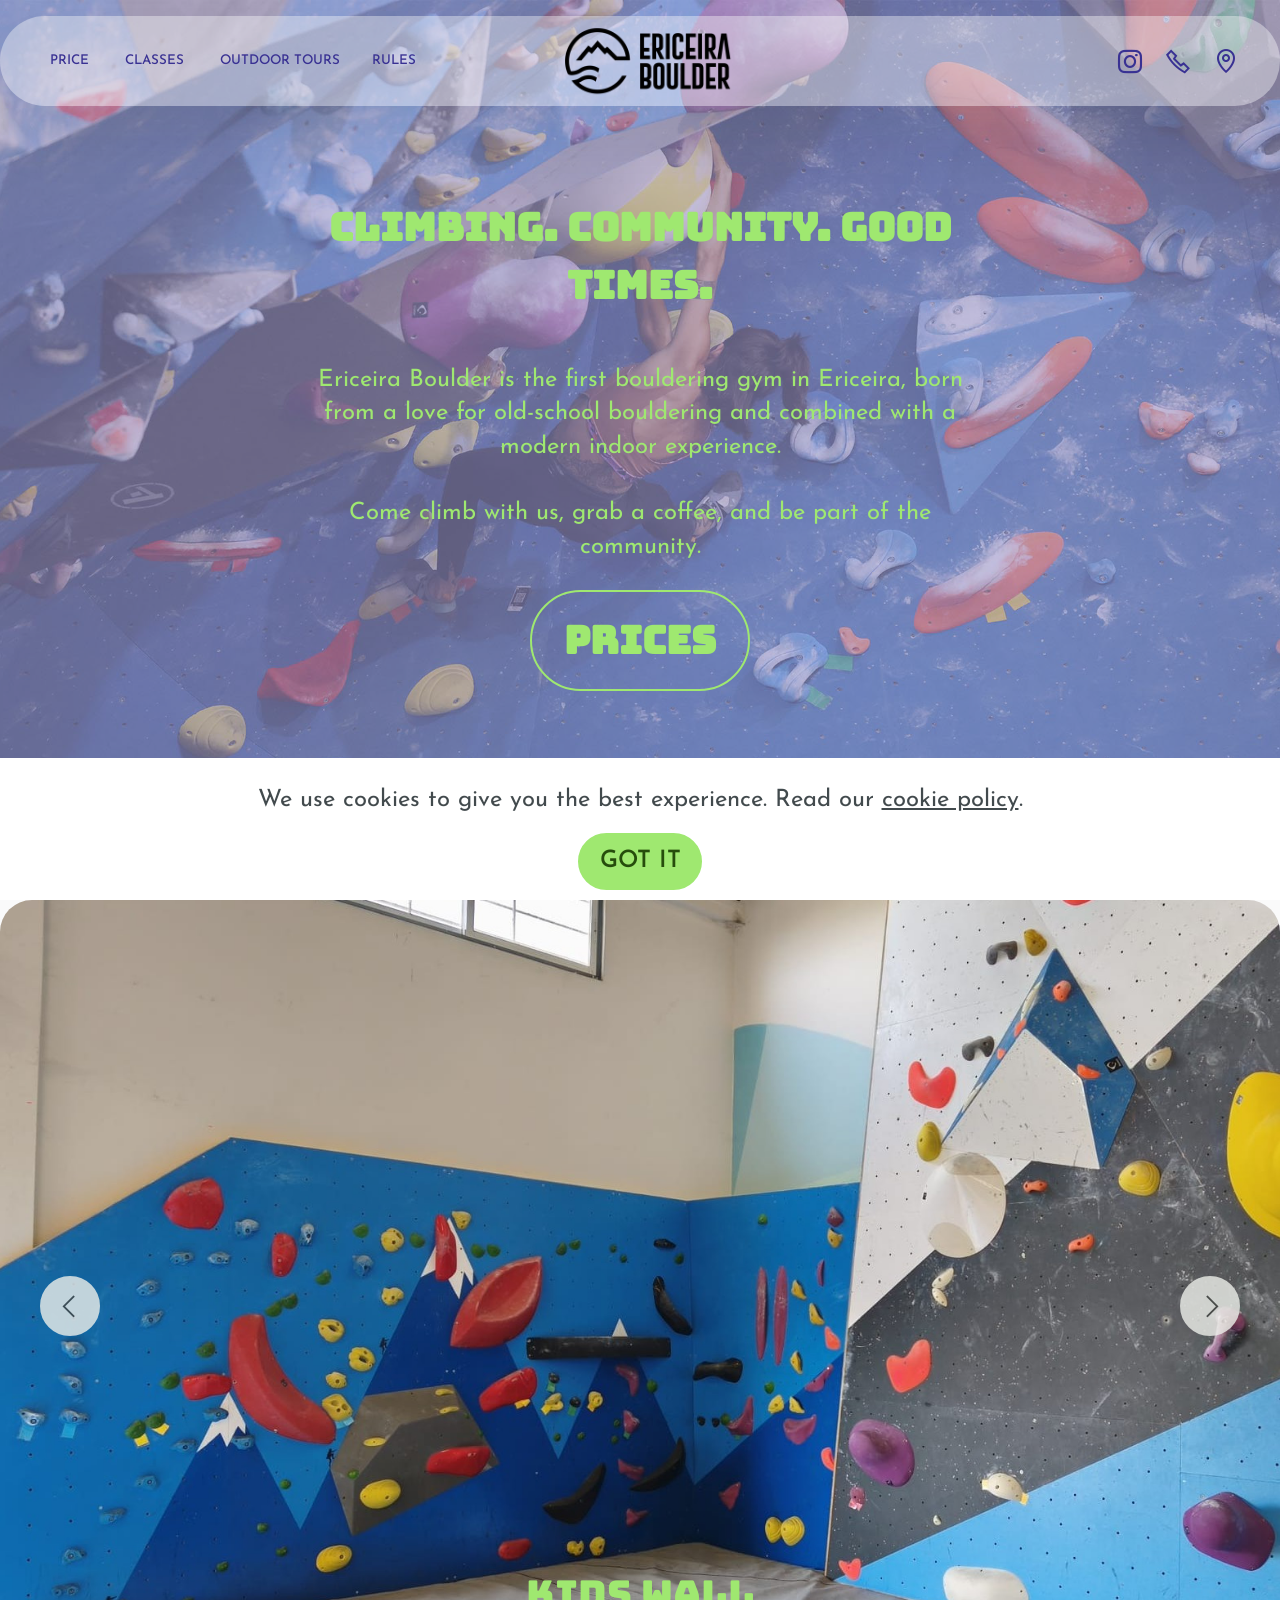
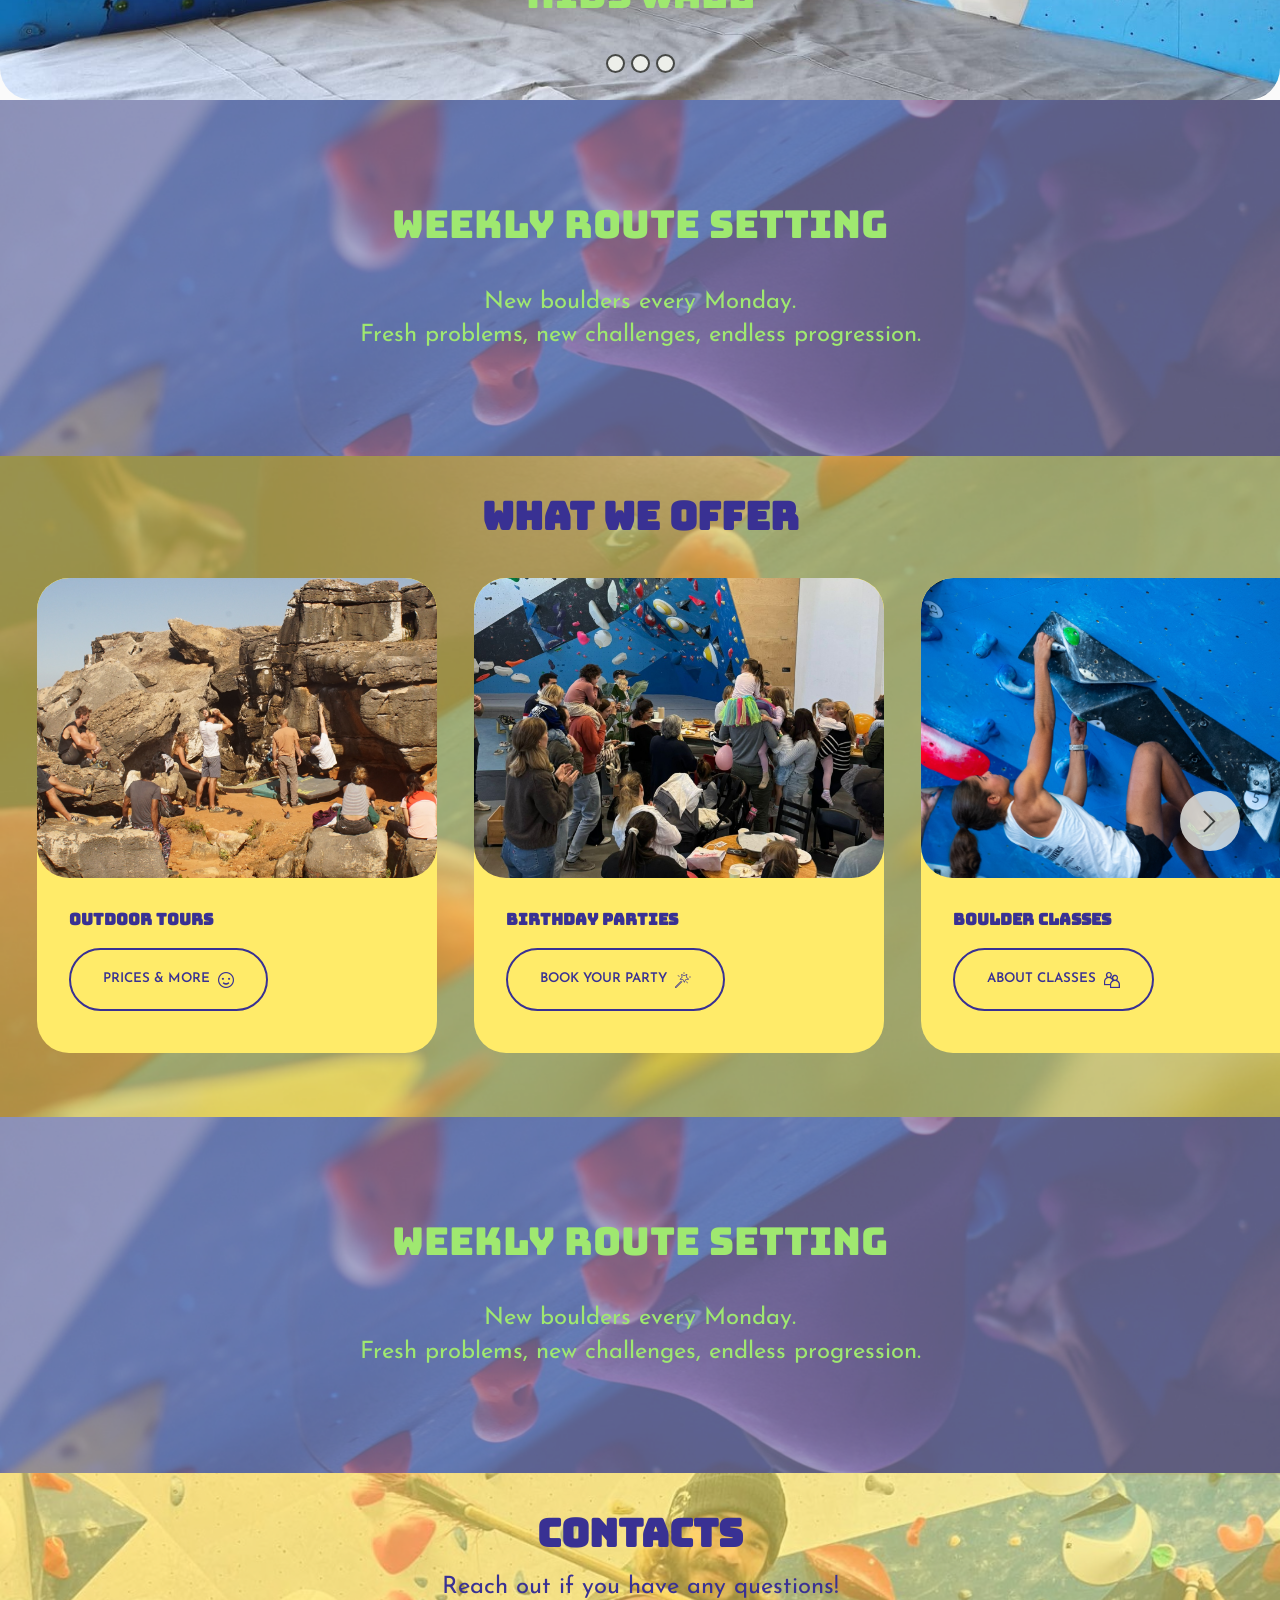
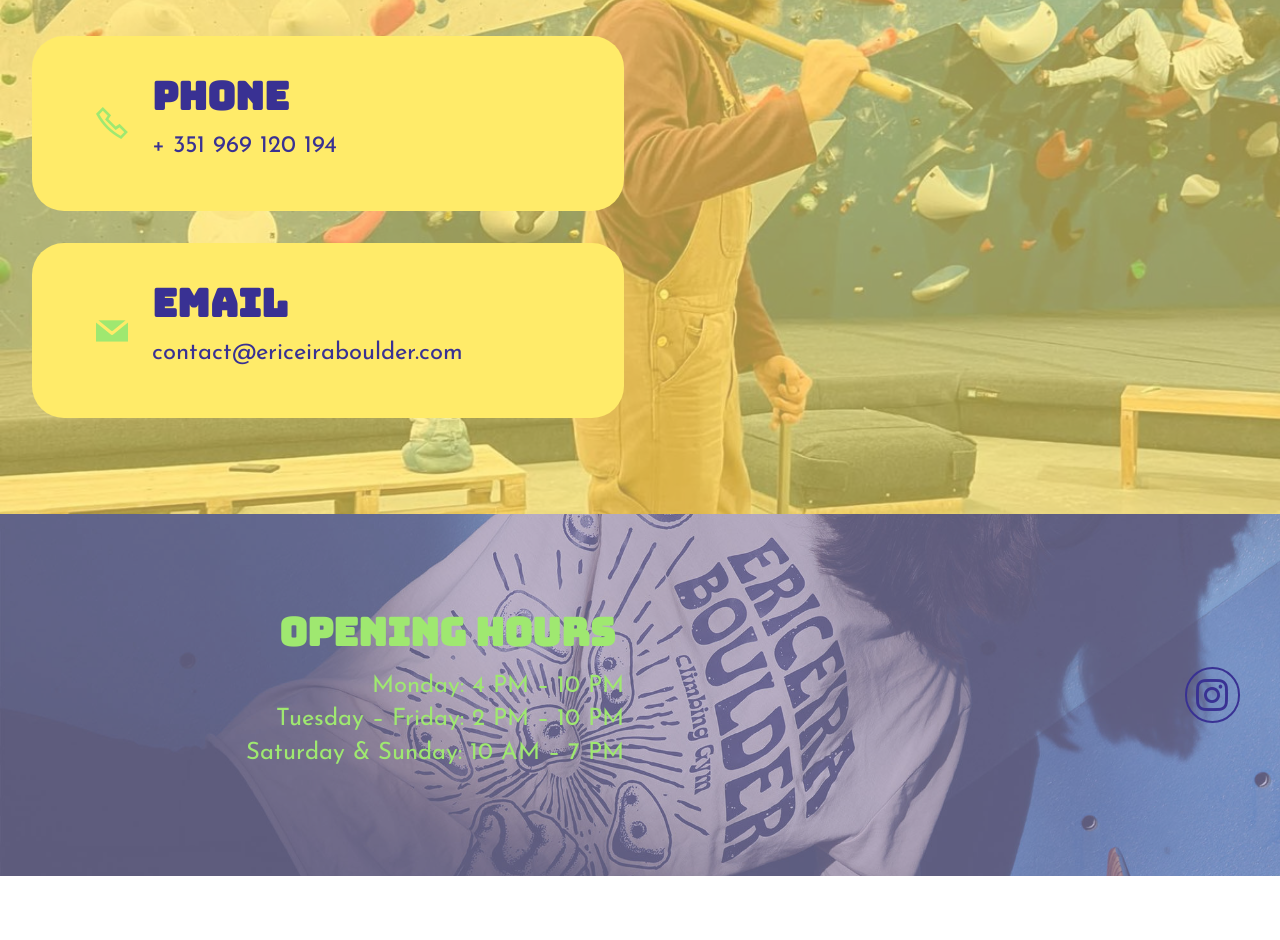
<file: index.html>
<!DOCTYPE html>
<html  >
<head>
  <!-- Site made with Mobirise Website Builder v6.1.12, https://mobirise.com -->
  <meta charset="UTF-8">
  <meta http-equiv="X-UA-Compatible" content="IE=edge">
  <meta name="generator" content="Mobirise v6.1.12, mobirise.com">
  <meta name="viewport" content="width=device-width, initial-scale=1, minimum-scale=1">
  <link rel="shortcut icon" href="assets/images/logo-horizontal-white-on-black-1-354x140.png" type="image/x-icon">
  <meta name="description" content="">
  
  
  <title>Home</title>
  <link rel="stylesheet" href="assets/web/assets/mobirise-icons2/mobirise2.css">
  <link rel="stylesheet" href="assets/web/assets/mobirise-icons/mobirise-icons.css">
  <link rel="stylesheet" href="assets/bootstrap/css/bootstrap.min.css">
  <link rel="stylesheet" href="assets/parallax/jarallax.css">
  <link rel="stylesheet" href="assets/animatecss/animate.css">
  <link rel="stylesheet" href="assets/dropdown/css/style.css">
  <link rel="stylesheet" href="assets/socicon/css/styles.css">
  <link rel="stylesheet" href="assets/theme/css/style.css">
  <link rel="preload" href="https://fonts.googleapis.com/css?family=Bungee:400&display=swap" as="style" onload="this.onload=null;this.rel='stylesheet'">
  <noscript><link rel="stylesheet" href="https://fonts.googleapis.com/css?family=Bungee:400&display=swap"></noscript>
  <link rel="preload" href="https://fonts.googleapis.com/css?family=Josefin+Sans:100,200,300,400,500,600,700,100i,200i,300i,400i,500i,600i,700i&display=swap" as="style" onload="this.onload=null;this.rel='stylesheet'">
  <noscript><link rel="stylesheet" href="https://fonts.googleapis.com/css?family=Josefin+Sans:100,200,300,400,500,600,700,100i,200i,300i,400i,500i,600i,700i&display=swap"></noscript>
  <link rel="preload" as="style" href="assets/mobirise/css/mbr-additional.css?v=ig6IUt"><link rel="stylesheet" href="assets/mobirise/css/mbr-additional.css?v=ig6IUt" type="text/css">

  
  
  
</head>
<body>
  
  <section data-bs-version="5.1" class="menu menu3 cid-vd5lAIUgr1" once="menu" id="menu03-30">
	

	<nav class="navbar navbar-dropdown navbar-fixed-top navbar-expand-lg">
		<div class="container">
			<div class="navbar-brand">
				<span class="navbar-logo">
					<a href="index.html">
						<img src="assets/images/logo-horizontal-white-on-black-1-354x140.png" alt="Mobirise Website Builder" style="height: 4.1rem;">
					</a>
				</span>
				
			</div>
			<button class="navbar-toggler" type="button" data-toggle="collapse" data-bs-toggle="collapse" data-target="#navbarSupportedContent" data-bs-target="#navbarSupportedContent" aria-controls="navbarNavAltMarkup" aria-expanded="false" aria-label="Toggle navigation">
				<div class="hamburger">
					<span></span>
					<span></span>
					<span></span>
					<span></span>
				</div>
			</button>
			<div class="collapse navbar-collapse" id="navbarSupportedContent">
				<ul class="navbar-nav nav-dropdown nav-right" data-app-modern-menu="true"><li class="nav-item"><a class="nav-link link text-warning text-primary show display-5" href="THEGYM.html">PRICE&nbsp;</a></li>
					<li class="nav-item">
						<a class="nav-link link show text-warning text-primary display-5" href="CLASSES.html" aria-expanded="false">CLASSES&nbsp;</a>
					</li>
					<li class="nav-item">
						<a class="nav-link link text-warning text-primary display-5" href="Outdoortours.html">OUTDOOR TOURS</a>
					</li><li class="nav-item">
						<a class="nav-link link text-warning text-primary display-5" href="rules.html" aria-expanded="false">RULES</a>
					</li></ul>
				<div class="icons-menu">
					<a class="iconfont-wrapper" href="https://www.instagram.com/ericeiraboulder_/?hl=en" target="_blank">
						<span class="p-2 mbr-iconfont socicon-instagram socicon"></span>
					</a>
					<a class="iconfont-wrapper" href="tel:351969120194 ">
						<span class="p-2 mbr-iconfont mobi-mbri-phone mobi-mbri"></span>
					</a>
					<a class="iconfont-wrapper" href="https://maps.app.goo.gl/iXqmX8gMevba2fBk7" target="_blank">
						<span class="p-2 mbr-iconfont mobi-mbri-map-pin mobi-mbri"></span>
					</a>
					
				</div>
				
			</div>
		</div>
	</nav>
</section>

<section data-bs-version="5.1" class="header6 cid-vdngCbh9vL mbr-fullscreen" id="header6-4g">

    

    
    <div class="mbr-overlay" style="opacity: 0.6; background-color: rgb(156, 152, 207);"></div>

    <div class="align-center container">
        <div class="row justify-content-center">
            <div class="col-12 col-lg-7">
                <h1 class="mbr-section-title mbr-fonts-style mbr-white mb-3 new-font"><strong>Climbing. Community. Good Times.</strong></h1>
                
                <p class="mbr-text mbr-white mbr-fonts-style display-7"><br>Ericeira Boulder is the first bouldering gym in Ericeira, born from a love for old-school bouldering and combined with a modern indoor experience.<br><br>Come climb with us, grab a coffee, and be part of the community.</p>
                <div class="mbr-section-btn mt-3"><a class="btn btn-primary-outline new-font" href="THEGYM.html">PRices</a></div>
            </div>
        </div>
    </div>
</section>

<section data-bs-version="5.1" class="slider1 cid-veeH7OUXzn" id="slider1-55">
    
    <div class="carousel slide" id="vjq1TUN78Q" data-interval="5000" data-bs-interval="5000">
        <ol class="carousel-indicators">
            <li data-slide-to="0" data-bs-slide-to="0" class="active" data-target="#vjq1TUN78Q" data-bs-target="#vjq1TUN78Q"></li>
            <li data-slide-to="1" data-bs-slide-to="1" data-target="#vjq1TUN78Q" data-bs-target="#vjq1TUN78Q"></li>
            <li data-slide-to="2" data-bs-slide-to="2" data-target="#vjq1TUN78Q" data-bs-target="#vjq1TUN78Q"></li>
        </ol>
        <div class="carousel-inner">
            <div class="carousel-item slider-image item active">
                <div class="item-wrapper">
                    <img class="d-block w-100" src="assets/images/whatsapp-image-2026-03-24-at-3.05.14-pm-2.jpeg" alt="Mobirise Website Builder">
                    
                    <div class="carousel-caption">
                        
                        <p class="mbr-section-text mbr-fonts-style new-font">KIDS WALL</p>
                    </div>
                </div>
            </div>
            <div class="carousel-item slider-image item">
                <div class="item-wrapper">
                    <img class="d-block w-100" src="assets/images/ericeira-boulder-2041.jpeg" alt="Mobirise Website Builder">
                    
                    <div class="carousel-caption">
                        
                        <p class="mbr-section-text mbr-fonts-style new-font">YUPIK STORE</p>
                    </div>
                </div>
            </div>
            <div class="carousel-item slider-image item">
                <div class="item-wrapper">
                    <img class="d-block w-100" src="assets/images/521a0985-1.jpeg" alt="Mobirise Website Builder">
                    
                    <div class="carousel-caption">
                        
                        <p class="mbr-section-text mbr-fonts-style new-font">45+ BOULDER PROBLEMS</p>
                    </div>
                </div>
            </div>
        </div>
        <a class="carousel-control carousel-control-prev" role="button" data-slide="prev" data-bs-slide="prev" href="#vjq1TUN78Q">
            <span class="mobi-mbri mobi-mbri-arrow-prev" aria-hidden="true"></span>
            <span class="sr-only visually-hidden">Previous</span>
        </a>
        <a class="carousel-control carousel-control-next" role="button" data-slide="next" data-bs-slide="next" href="#vjq1TUN78Q">
            <span class="mobi-mbri mobi-mbri-arrow-next" aria-hidden="true"></span>
            <span class="sr-only visually-hidden">Next</span>
        </a>
    </div>
</section>

<section data-bs-version="5.1" class="article11 cid-vd5hNnGXng" id="article11-2x">
    

    
    <div class="mbr-overlay" style="opacity: 0.6; background-color: rgb(156, 152, 207);">
    </div>
    <div class="container">
        <div class="row justify-content-center">
            <div class="title col-md-12 col-lg-10">
                <h2 class="mbr-section-title mbr-fonts-style align-center mt-0 mb-0 new-font">Weekly Route Setting</h2>
                <h4 class="mbr-section-subtitle align-center mbr-fonts-style mt-4 display-7">New boulders every Monday.<div>Fresh problems, new challenges, endless progression.</div></h4>
                
            </div>
        </div>
    </div>
</section>

<section data-bs-version="5.1" class="slider4 mbr-embla cid-vdnjm1weef" id="slider4-4h">
    
    <div class="mbr-overlay"></div>
    <div class="position-relative text-center">
        <div class="mbr-section-head">
            <h4 class="mbr-section-title mbr-fonts-style align-center mb-0 new-font"><strong>What we offer</strong></h4>
            
        </div>
        <div class="embla mt-4" data-skip-snaps="true" data-align="center" data-contain-scroll="trimSnaps" data-loop="true" data-auto-play="true" data-auto-play-interval="3" data-draggable="true">
            <div class="embla__viewport container">
                <div class="embla__container">
                    
                    <div class="embla__slide slider-image item active" style="margin-left: 1rem; margin-right: 1rem;">
                        <div class="slide-content">
                            <div class="item-wrapper">
                                <div class="item-img">
                                    <img src="assets/images/dsc08740-2.jpeg" alt="Mobirise Website Builder" data-slide-to="1" data-bs-slide-to="1">
                                </div>
                            </div>
                            <div class="item-content">
                                <h5 class="item-title mbr-fonts-style display-2"><strong>Outdoor  tours&nbsp;</strong></h5>
                                
                                
                            </div>
                            <div class="mbr-section-btn item-footer mt-2"><a href="Outdoortours.html" class="btn item-btn btn-warning-outline display-5"><span class="mobi-mbri mobi-mbri-smile-face mbr-iconfont mbr-iconfont-btn"></span>PRICES &amp; MORE</a></div>
                        </div>
                    </div><div class="embla__slide slider-image item" style="margin-left: 1rem; margin-right: 1rem;">
                        <div class="slide-content">
                            <div class="item-wrapper">
                                <div class="item-img">
                                    <img src="assets/images/whatsapp-image-2026-04-24-at-4.23.13-pm-1.jpeg" alt="Mobirise Website Builder" data-slide-to="2" data-bs-slide-to="2">
                                </div>
                            </div>
                            <div class="item-content">
                                <h5 class="item-title mbr-fonts-style display-2"><strong>Birthday Parties&nbsp;</strong></h5>
                                
                                
                            </div>
                            <div class="mbr-section-btn item-footer mt-2"><a href="page6.html" class="btn item-btn btn-warning-outline display-5"><span class="mbri-magic-stick mbr-iconfont mbr-iconfont-btn"></span>BOOK YOUR PARTY</a></div>
                        </div>
                    </div>
                    <div class="embla__slide slider-image item" style="margin-left: 1rem; margin-right: 1rem;">
                        <div class="slide-content">
                            <div class="item-wrapper">
                                <div class="item-img">
                                    <img src="assets/images/ericeira-boulder-2035.jpeg" alt="Mobirise Website Builder" data-slide-to="3" data-bs-slide-to="3">
                                </div>
                            </div>
                            <div class="item-content">
                                <h5 class="item-title mbr-fonts-style display-2"><strong>Boulder classes</strong></h5>
                                
                                
                            </div>
                            <div class="mbr-section-btn item-footer mt-2"><a href="CLASSES.html" class="btn item-btn btn-warning-outline display-5"><span class="mobi-mbri mobi-mbri-users mbr-iconfont mbr-iconfont-btn"></span>ABOUT CLASSES</a></div>
                        </div>
                    </div>
                    
                </div>
            </div>
            <button class="embla__button embla__button--prev">
                <span class="mobi-mbri mobi-mbri-arrow-prev mbr-iconfont" aria-hidden="true"></span>
                <span class="sr-only visually-hidden visually-hidden">Previous</span>
            </button>
            <button class="embla__button embla__button--next">
                <span class="mobi-mbri mobi-mbri-arrow-next mbr-iconfont" aria-hidden="true"></span>
                <span class="sr-only visually-hidden visually-hidden">Next</span>
            </button>
        </div>
    </div>
</section>

<section data-bs-version="5.1" class="article11 cid-veGPhasShY" id="article11-59">
    

    
    <div class="mbr-overlay" style="opacity: 0.6; background-color: rgb(156, 152, 207);">
    </div>
    <div class="container">
        <div class="row justify-content-center">
            <div class="title col-md-12 col-lg-10">
                <h2 class="mbr-section-title mbr-fonts-style align-center mt-0 mb-0 new-font">Weekly Route Setting</h2>
                <h4 class="mbr-section-subtitle align-center mbr-fonts-style mt-4 display-7">New boulders every Monday.<div>Fresh problems, new challenges, endless progression.</div></h4>
                
            </div>
        </div>
    </div>
</section>

<section data-bs-version="5.1" class="contacts3 map1 cid-vdbNJDgRo7" id="contacts3-3v">

    

    
    <div class="mbr-overlay" style="opacity: 0.6; background-color: rgb(255, 235, 105);"></div>
    <div class="container">
        <div class="mbr-section-head">
            <h3 class="mbr-section-title mbr-fonts-style align-center mb-0 new-font">
                <strong>Contacts</strong></h3>
            <h4 class="mbr-section-subtitle mbr-fonts-style align-center mb-0 mt-2 display-7">
                Reach out if you have any questions!</h4>
        </div>
        <div class="row justify-content-center mt-4">
            <div class="card col-12 col-md-6">
                <div class="card-wrapper">
                    <div class="image-wrapper">
                        <a href="tel:+351 969 120 194"><span class="mbr-iconfont mobi-mbri-phone mobi-mbri"></span></a>
                    </div>
                    <div class="text-wrapper">
                        <h6 class="card-title mbr-fonts-style mb-1 new-font">
                            <strong>Phone</strong>
                        </h6>
                        <p class="mbr-text mbr-fonts-style display-7">+ 351 969 120 194</p>
                    </div>
                </div>
                <div class="card-wrapper">
                    <div class="image-wrapper">
                        <span class="mbr-iconfont socicon-mail socicon"></span>
                    </div>
                    <div class="text-wrapper">
                        <h6 class="card-title mbr-fonts-style mb-1 new-font">
                            <strong>Email</strong>
                        </h6>
                        <p class="mbr-text mbr-fonts-style display-7">contact@ericeiraboulder.com</p>
                    </div>
                </div>
            </div>
            <div class="map-wrapper col-12 col-md-6">
                <div class="google-map"><iframe frameborder="0" style="border:0" src="https://www.google.com/maps/embed?pb=!1m18!1m12!1m3!1d3100.6121360661923!2d-9.420789324079525!3d39.001347640564035!2m3!1f0!2f0!3f0!3m2!1i1024!2i768!4f13.1!3m3!1m2!1s0xd1f27dda741032b%3A0x24e483d91b9a7082!2sEriceira%20Boulder!5e0!3m2!1sen!2spt!4v1772800939378!5m2!1sen!2spt" allowfullscreen=""></iframe></div>
            </div>
        </div>
    </div>
</section>

<section data-bs-version="5.1" class="contacts4 cid-vdoZAY0djU" id="contacts4-4v">

    

    
    <div class="mbr-overlay" style="opacity: 0.6; background-color: rgb(156, 152, 207);">
    </div>

    <div class="container">
        <div class="row align-items-center justify-content-center">
            <div class="text-content col-12 col-md-6">
                <h2 class="mbr-section-title mbr-fonts-style new-font">
                    <strong>OPENING HOURS&nbsp;</strong></h2>
                <p class="mbr-text mbr-fonts-style display-7">Monday: 4 PM – 10 PM<br>Tuesday – Friday: 2 PM – 10 PM<br>Saturday &amp; Sunday: 10 AM – 7 PM</p>
            </div>
            <div class="icons d-flex align-items-center col-12 col-md-6 justify-content-end mt-md-0 mt-2 flex-wrap">
                <a href="https://www.instagram.com/ericeiraboulder_/?hl=en" target="_blank">
                    <span class="mbr-iconfont mbr-iconfont-social socicon-instagram socicon"></span>
                </a>
                
                
                
                
                
                
                
                
                
            </div>
        </div>
    </div>
    
</section><section class="display-7" style="padding: 0;align-items: center;justify-content: center;flex-wrap: wrap;    align-content: center;display: flex;position: relative;height: 4rem;"><a href="https://mobiri.se/4329780" style="flex: 1 1;height: 4rem;position: absolute;width: 100%;z-index: 1;"><img alt="" style="height: 4rem;" src="[data-uri]"></a><p style="margin: 0;text-align: center;" class="display-7">&#8204;</p><a style="z-index:1" href="https://mobirise.com/builder/ai-website-generator.html">AI Website Generator</a></section><script src="assets/bootstrap/js/bootstrap.bundle.min.js"></script>  <script src="assets/parallax/jarallax.js"></script>  <script src="assets/web/assets/cookies-alert-plugin/cookies-alert-core.js"></script>  <script src="assets/web/assets/cookies-alert-plugin/cookies-alert-script.js"></script>  <script src="assets/smoothscroll/smooth-scroll.js"></script>  <script src="assets/ytplayer/index.js"></script>  <script src="assets/dropdown/js/navbar-dropdown.js"></script>  <script src="assets/embla/embla.min.js"></script>  <script src="assets/embla/script.js"></script>  <script src="assets/sociallikes/social-likes.js"></script>  <script src="assets/theme/js/script.js"></script>  
  
  
<input name="cookieData" type="hidden" data-cookie-cookiesAlertType='false' data-cookie-customDialogSelector='null' data-cookie-colorText='#424a4d' data-cookie-colorBg='rgb(255, 255, 255)' data-cookie-opacityOverlay='0' data-cookie-bgOpacity='100' data-cookie-textButton='GOT IT' data-cookie-rejectText='REJECT' data-cookie-colorButton='' data-cookie-rejectColor='' data-cookie-colorLink='#424a4d' data-cookie-underlineLink='true' data-cookie-text="We use cookies to give you the best experience. Read our <a href='privacy.html'>cookie policy</a>.">
    <input name="animation" type="hidden">
  </body>
</html>
</file>
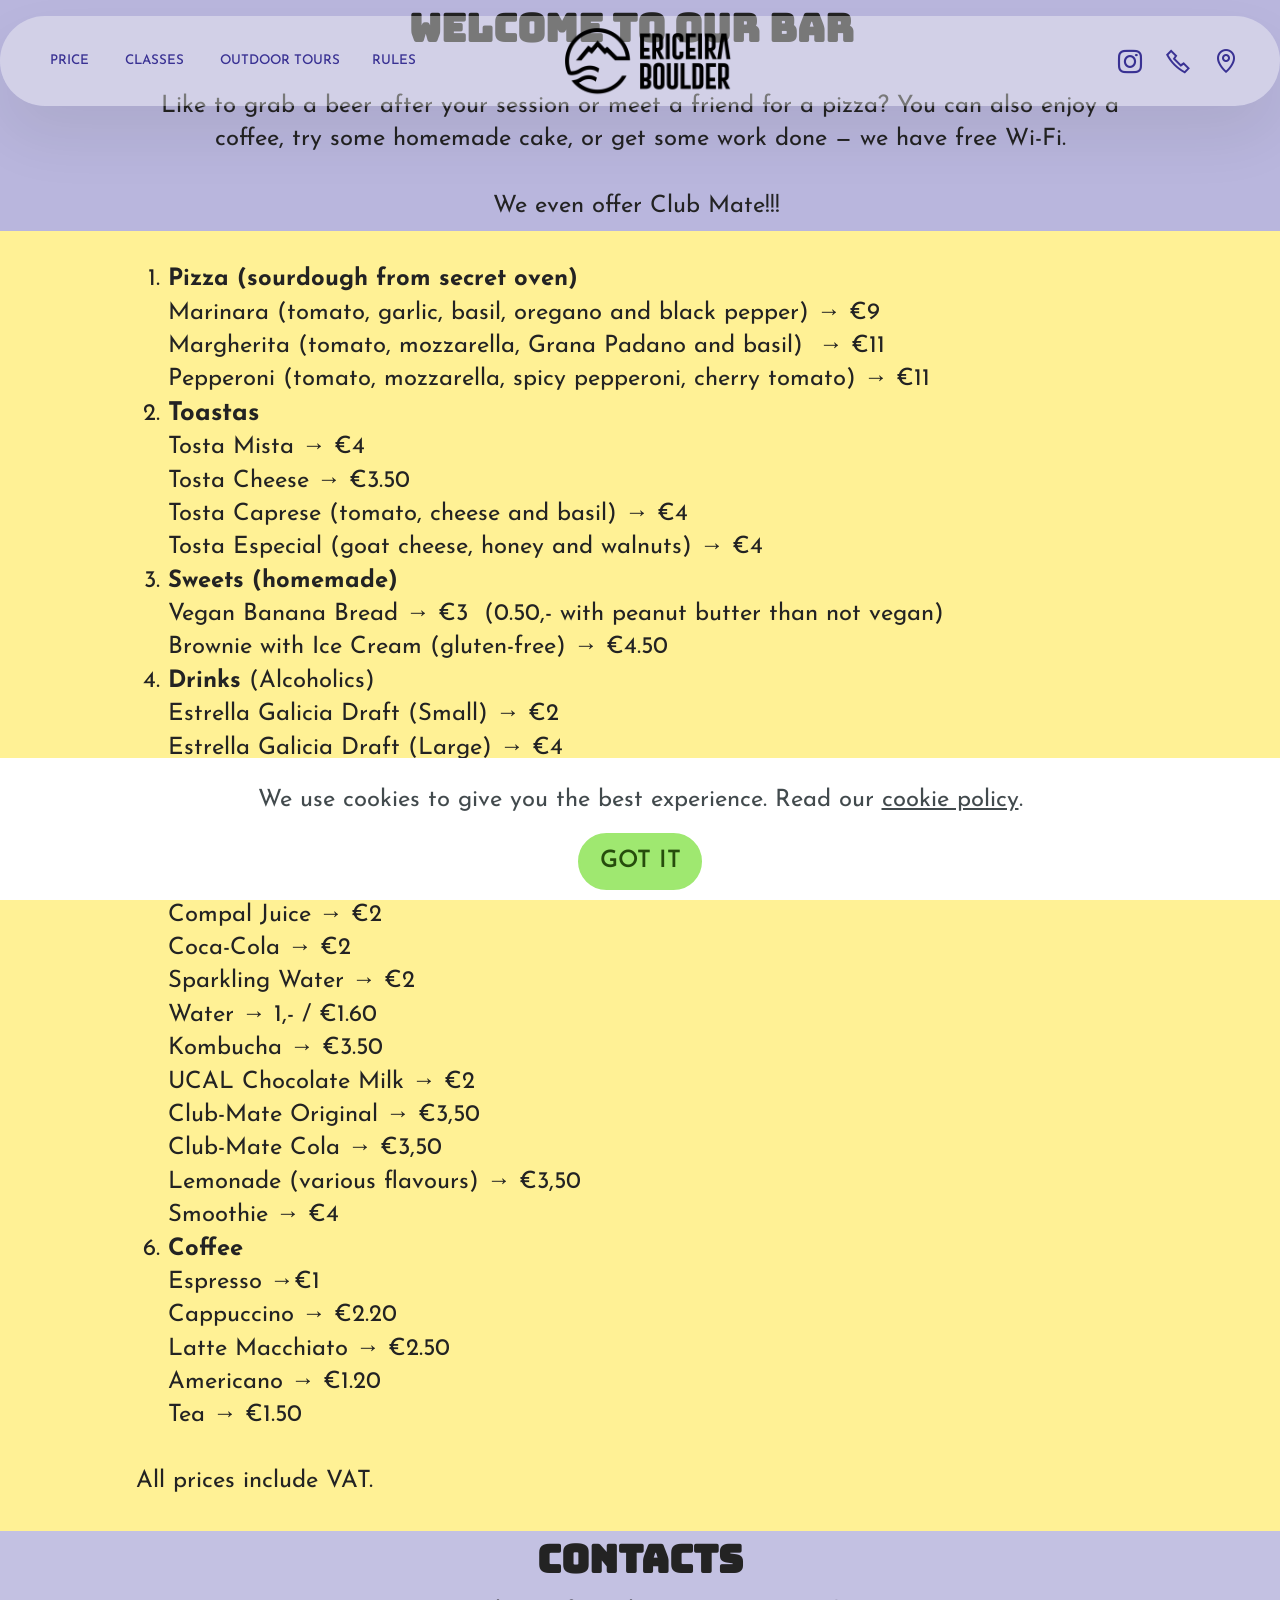
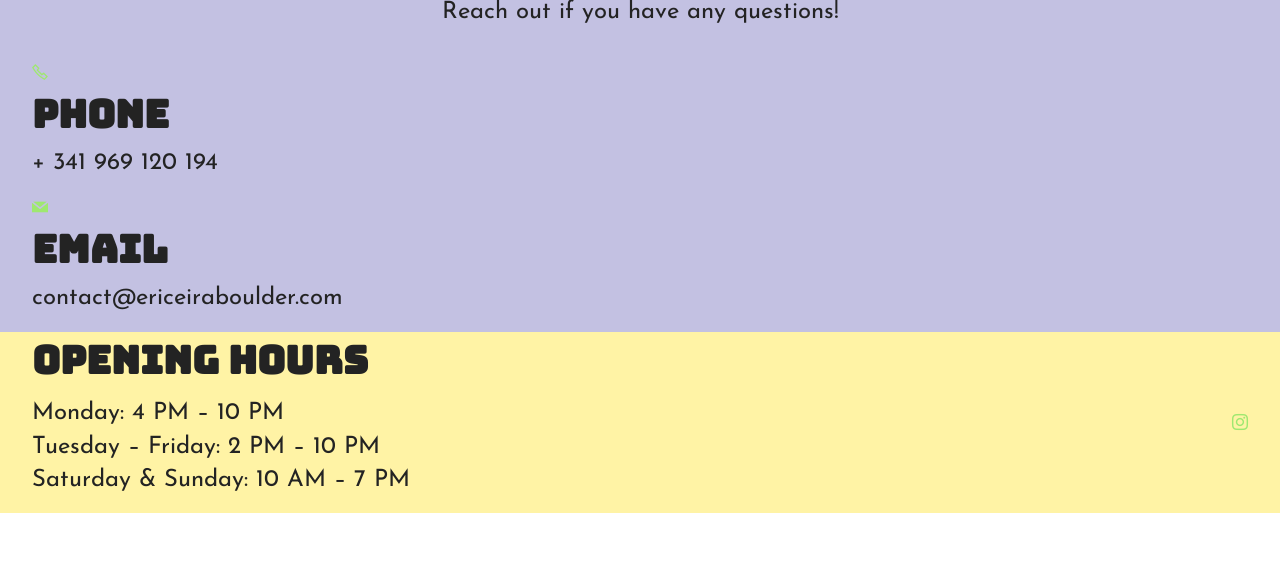
<file: CafeandBar.html>
<!DOCTYPE html>
<html  >
<head>
  <!-- Site made with Mobirise Website Builder v6.1.12, https://mobirise.com -->
  <meta charset="UTF-8">
  <meta http-equiv="X-UA-Compatible" content="IE=edge">
  <meta name="generator" content="Mobirise v6.1.12, mobirise.com">
  <meta name="viewport" content="width=device-width, initial-scale=1, minimum-scale=1">
  <link rel="shortcut icon" href="assets/images/logo-horizontal-white-on-black-1-354x140.png" type="image/x-icon">
  <meta name="description" content="">
  
  
  <title>CafeandBar</title>
  <link rel="stylesheet" href="assets/web/assets/mobirise-icons2/mobirise2.css">
  <link rel="stylesheet" href="assets/bootstrap/css/bootstrap.min.css">
  <link rel="stylesheet" href="assets/parallax/jarallax.css">
  <link rel="stylesheet" href="assets/animatecss/animate.css">
  <link rel="stylesheet" href="assets/dropdown/css/style.css">
  <link rel="stylesheet" href="assets/socicon/css/styles.css">
  <link rel="stylesheet" href="assets/theme/css/style.css">
  <link rel="preload" href="https://fonts.googleapis.com/css?family=Bungee:400&display=swap" as="style" onload="this.onload=null;this.rel='stylesheet'">
  <noscript><link rel="stylesheet" href="https://fonts.googleapis.com/css?family=Bungee:400&display=swap"></noscript>
  <link rel="preload" href="https://fonts.googleapis.com/css?family=Josefin+Sans:100,200,300,400,500,600,700,100i,200i,300i,400i,500i,600i,700i&display=swap" as="style" onload="this.onload=null;this.rel='stylesheet'">
  <noscript><link rel="stylesheet" href="https://fonts.googleapis.com/css?family=Josefin+Sans:100,200,300,400,500,600,700,100i,200i,300i,400i,500i,600i,700i&display=swap"></noscript>
  <link rel="preload" as="style" href="assets/mobirise/css/mbr-additional.css?v=CbYfht"><link rel="stylesheet" href="assets/mobirise/css/mbr-additional.css?v=CbYfht" type="text/css">

  
  
  
</head>
<body>
  
  <section data-bs-version="5.1" class="menu menu3 cid-vd5lAIUgr1" once="menu" id="menu03-43">
	

	<nav class="navbar navbar-dropdown navbar-fixed-top navbar-expand-lg">
		<div class="container">
			<div class="navbar-brand">
				<span class="navbar-logo">
					<a href="index.html">
						<img src="assets/images/logo-horizontal-white-on-black-1-354x140.png" alt="Mobirise Website Builder" style="height: 4.1rem;">
					</a>
				</span>
				
			</div>
			<button class="navbar-toggler" type="button" data-toggle="collapse" data-bs-toggle="collapse" data-target="#navbarSupportedContent" data-bs-target="#navbarSupportedContent" aria-controls="navbarNavAltMarkup" aria-expanded="false" aria-label="Toggle navigation">
				<div class="hamburger">
					<span></span>
					<span></span>
					<span></span>
					<span></span>
				</div>
			</button>
			<div class="collapse navbar-collapse" id="navbarSupportedContent">
				<ul class="navbar-nav nav-dropdown nav-right" data-app-modern-menu="true"><li class="nav-item"><a class="nav-link link text-warning text-primary show display-5" href="THEGYM.html">PRICE&nbsp;</a></li>
					<li class="nav-item">
						<a class="nav-link link show text-warning text-primary display-5" href="CLASSES.html" aria-expanded="false">CLASSES&nbsp;</a>
					</li>
					<li class="nav-item">
						<a class="nav-link link text-warning text-primary display-5" href="Outdoortours.html">OUTDOOR TOURS</a>
					</li><li class="nav-item">
						<a class="nav-link link text-warning text-primary display-5" href="rules.html" aria-expanded="false">RULES</a>
					</li></ul>
				<div class="icons-menu">
					<a class="iconfont-wrapper" href="https://www.instagram.com/ericeiraboulder_/?hl=en" target="_blank">
						<span class="p-2 mbr-iconfont socicon-instagram socicon"></span>
					</a>
					<a class="iconfont-wrapper" href="tel:351969120194 ">
						<span class="p-2 mbr-iconfont mobi-mbri-phone mobi-mbri"></span>
					</a>
					<a class="iconfont-wrapper" href="https://maps.app.goo.gl/iXqmX8gMevba2fBk7" target="_blank">
						<span class="p-2 mbr-iconfont mobi-mbri-map-pin mobi-mbri"></span>
					</a>
					
				</div>
				
			</div>
		</div>
	</nav>
</section>

<section data-bs-version="5.1" class="article11 cid-vdn7DUlWyt" id="article11-46">
    

    
    <div class="mbr-overlay" style="opacity: 0.7; background-color: rgb(156, 152, 207);">
    </div>
    <div class="container">
        <div class="row justify-content-center">
            <div class="title col-md-12 col-lg-10">
                <h3 class="mbr-section-title mbr-fonts-style align-center mt-0 mb-0 new-font"><strong>Welcome to our BAR&nbsp;&nbsp;</strong></h3>
                <h4 class="mbr-section-subtitle align-center mbr-fonts-style mt-4 display-7">Like to grab a beer after your session or meet a friend for a pizza? You can also enjoy a coffee, try some homemade cake, or get some work done — we have free Wi-Fi.<div><br></div><div>We even offer Club Mate!!!&nbsp;</div></h4>
                
            </div>
        </div>
    </div>
</section>

<section data-bs-version="5.1" class="article07 cid-vdn9jw0cZH mbr-parallax-background" id="article19-4a">
  

  
  <div class="mbr-overlay" style="opacity: 0.7; background-color: rgb(255, 235, 105);">
  </div>
  <div class="container">
    <div class="row justify-content-center">
      <div class="card col-md-12 col-lg-10">
        <div class="card-wrapper">
          
          <div class="card-box align-left mt-4">
            <div class="mbr-text counter-container mbr-fonts-style display-7">
              <ol>
                <li><strong>Pizza (sourdough from secret oven)<br></strong>Marinara (tomato, garlic, basil, oregano and black pepper) → €9<br>Margherita (tomato, mozzarella, Grana Padano and basil)&nbsp; → €11<br>Pepperoni (tomato, mozzarella, spicy pepperoni, cherry tomato) → €11 </li><li><strong style="font-size: 1.6rem;">Toastas&nbsp;<br></strong>Tosta Mista → €4<br>Tosta Cheese → €3.50<br>Tosta Caprese (tomato, cheese and basil) → €4<br>Tosta Especial (goat cheese, honey and walnuts) → €4</li><li><strong>Sweets (homemade)</strong><br>Vegan Banana Bread → €3  (0.50,- with peanut butter than not vegan)<br>Brownie with Ice Cream (gluten-free) → €4.50</li>
                <li><strong>Drinks</strong>&nbsp;(Alcoholics)<br>Estrella Galicia Draft (Small) → €2<br>Estrella Galicia Draft (Large) → €4<br>Estrella Galicia 0.0 (Non-Alcoholic) → €2<br>Wine by glass  → €4</li><li><strong>Soft Drinks &amp; Others </strong><br><br>Compal Juice → €2<br>Coca-Cola → €2<br>Sparkling Water → €2<br>Water → 1,- / €1.60<br>Kombucha → €3.50<br>UCAL Chocolate Milk → €2<br>Club-Mate Original → €3,50<br>Club-Mate Cola → €3,50<br>Lemonade (various flavours) → €3,50<br>Smoothie → €4</li><li><strong>Coffee</strong><br>Espresso →€1<br>Cappuccino → €2.20<br>Latte Macchiato → €2.50<br>Americano → €1.20<br>Tea → €1.50</li></ol><p>All prices include VAT.&nbsp;</p><ol>
              </ol>
            </div>
          </div>
        </div>
      </div>
    </div>
  </div>
</section>

<section data-bs-version="5.1" class="contacts3 map1 cid-vdnrrb84iU" id="contacts3-4k">

    

    
    <div class="mbr-overlay" style="opacity: 0.6; background-color: rgb(156, 152, 207);"></div>
    <div class="container">
        <div class="mbr-section-head">
            <h3 class="mbr-section-title mbr-fonts-style align-center mb-0 new-font">
                <strong>Contacts</strong></h3>
            <h4 class="mbr-section-subtitle mbr-fonts-style align-center mb-0 mt-2 display-7">
                Reach out if you have any questions!</h4>
        </div>
        <div class="row justify-content-center mt-4">
            <div class="card col-12 col-md-6">
                <div class="card-wrapper">
                    <div class="image-wrapper">
                        <a href="tel:+351 969 120 194"><span class="mbr-iconfont mobi-mbri-phone mobi-mbri"></span></a>
                    </div>
                    <div class="text-wrapper">
                        <h6 class="card-title mbr-fonts-style mb-1 new-font">
                            <strong>Phone</strong>
                        </h6>
                        <p class="mbr-text mbr-fonts-style display-7">+ 341 969 120 194</p>
                    </div>
                </div>
                <div class="card-wrapper">
                    <div class="image-wrapper">
                        <a href="mailto:contact@ericeiraboulder.com"><span class="mbr-iconfont socicon-mail socicon"></span></a>
                    </div>
                    <div class="text-wrapper">
                        <h6 class="card-title mbr-fonts-style mb-1 new-font">
                            <strong>Email</strong>
                        </h6>
                        <p class="mbr-text mbr-fonts-style display-7">contact@ericeiraboulder.com</p>
                    </div>
                </div>
            </div>
            <div class="map-wrapper col-12 col-md-6">
                <div class="google-map"><iframe frameborder="0" style="border:0" src="https://www.google.com/maps/embed?pb=!1m18!1m12!1m3!1d3100.6121360661923!2d-9.420789324079525!3d39.001347640564035!2m3!1f0!2f0!3f0!3m2!1i1024!2i768!4f13.1!3m3!1m2!1s0xd1f27dda741032b%3A0x24e483d91b9a7082!2sEriceira%20Boulder!5e0!3m2!1sen!2spt!4v1772800939378!5m2!1sen!2spt" allowfullscreen=""></iframe></div>
            </div>
        </div>
    </div>
</section>

<section data-bs-version="5.1" class="contacts4 cid-vdsTOZor55" id="contacts4-51">

    

    
    <div class="mbr-overlay" style="opacity: 0.6; background-color: rgb(255, 235, 105);">
    </div>

    <div class="container">
        <div class="row align-items-center justify-content-center">
            <div class="text-content col-12 col-md-6">
                <h2 class="mbr-section-title mbr-fonts-style new-font">
                    <strong>OPENING HOURS&nbsp;</strong></h2>
                <p class="mbr-text mbr-fonts-style display-7">Monday: 4 PM – 10 PM<br>Tuesday – Friday: 2 PM – 10 PM<br>Saturday &amp; Sunday: 10 AM – 7 PM</p>
            </div>
            <div class="icons d-flex align-items-center col-12 col-md-6 justify-content-end mt-md-0 mt-2 flex-wrap">
                <a href="https://www.instagram.com/ericeiraboulder_/?hl=en" target="_blank">
                    <span class="mbr-iconfont mbr-iconfont-social socicon-instagram socicon"></span>
                </a>
                
                
                
                
                
                
                
                
                
            </div>
        </div>
    </div>
    
</section><section class="display-7" style="padding: 0;align-items: center;justify-content: center;flex-wrap: wrap;    align-content: center;display: flex;position: relative;height: 4rem;"><a href="https://mobiri.se/4564616" style="flex: 1 1;height: 4rem;position: absolute;width: 100%;z-index: 1;"><img alt="" style="height: 4rem;" src="[data-uri]"></a><p style="margin: 0;text-align: center;" class="display-7">&#8204;</p><a style="z-index:1" href="https://mobirise.com/builder/ai-website-generator.html">AI Website Generator</a></section><script src="assets/bootstrap/js/bootstrap.bundle.min.js"></script>  <script src="assets/parallax/jarallax.js"></script>  <script src="assets/web/assets/cookies-alert-plugin/cookies-alert-core.js"></script>  <script src="assets/web/assets/cookies-alert-plugin/cookies-alert-script.js"></script>  <script src="assets/smoothscroll/smooth-scroll.js"></script>  <script src="assets/ytplayer/index.js"></script>  <script src="assets/dropdown/js/navbar-dropdown.js"></script>  <script src="assets/sociallikes/social-likes.js"></script>  <script src="assets/theme/js/script.js"></script>  
  
  
<input name="cookieData" type="hidden" data-cookie-cookiesAlertType='false' data-cookie-customDialogSelector='null' data-cookie-colorText='#424a4d' data-cookie-colorBg='rgb(255, 255, 255)' data-cookie-opacityOverlay='0' data-cookie-bgOpacity='100' data-cookie-textButton='GOT IT' data-cookie-rejectText='REJECT' data-cookie-colorButton='' data-cookie-rejectColor='' data-cookie-colorLink='#424a4d' data-cookie-underlineLink='true' data-cookie-text="We use cookies to give you the best experience. Read our <a href='privacy.html'>cookie policy</a>.">
    <input name="animation" type="hidden">
  </body>
</html>
</file>
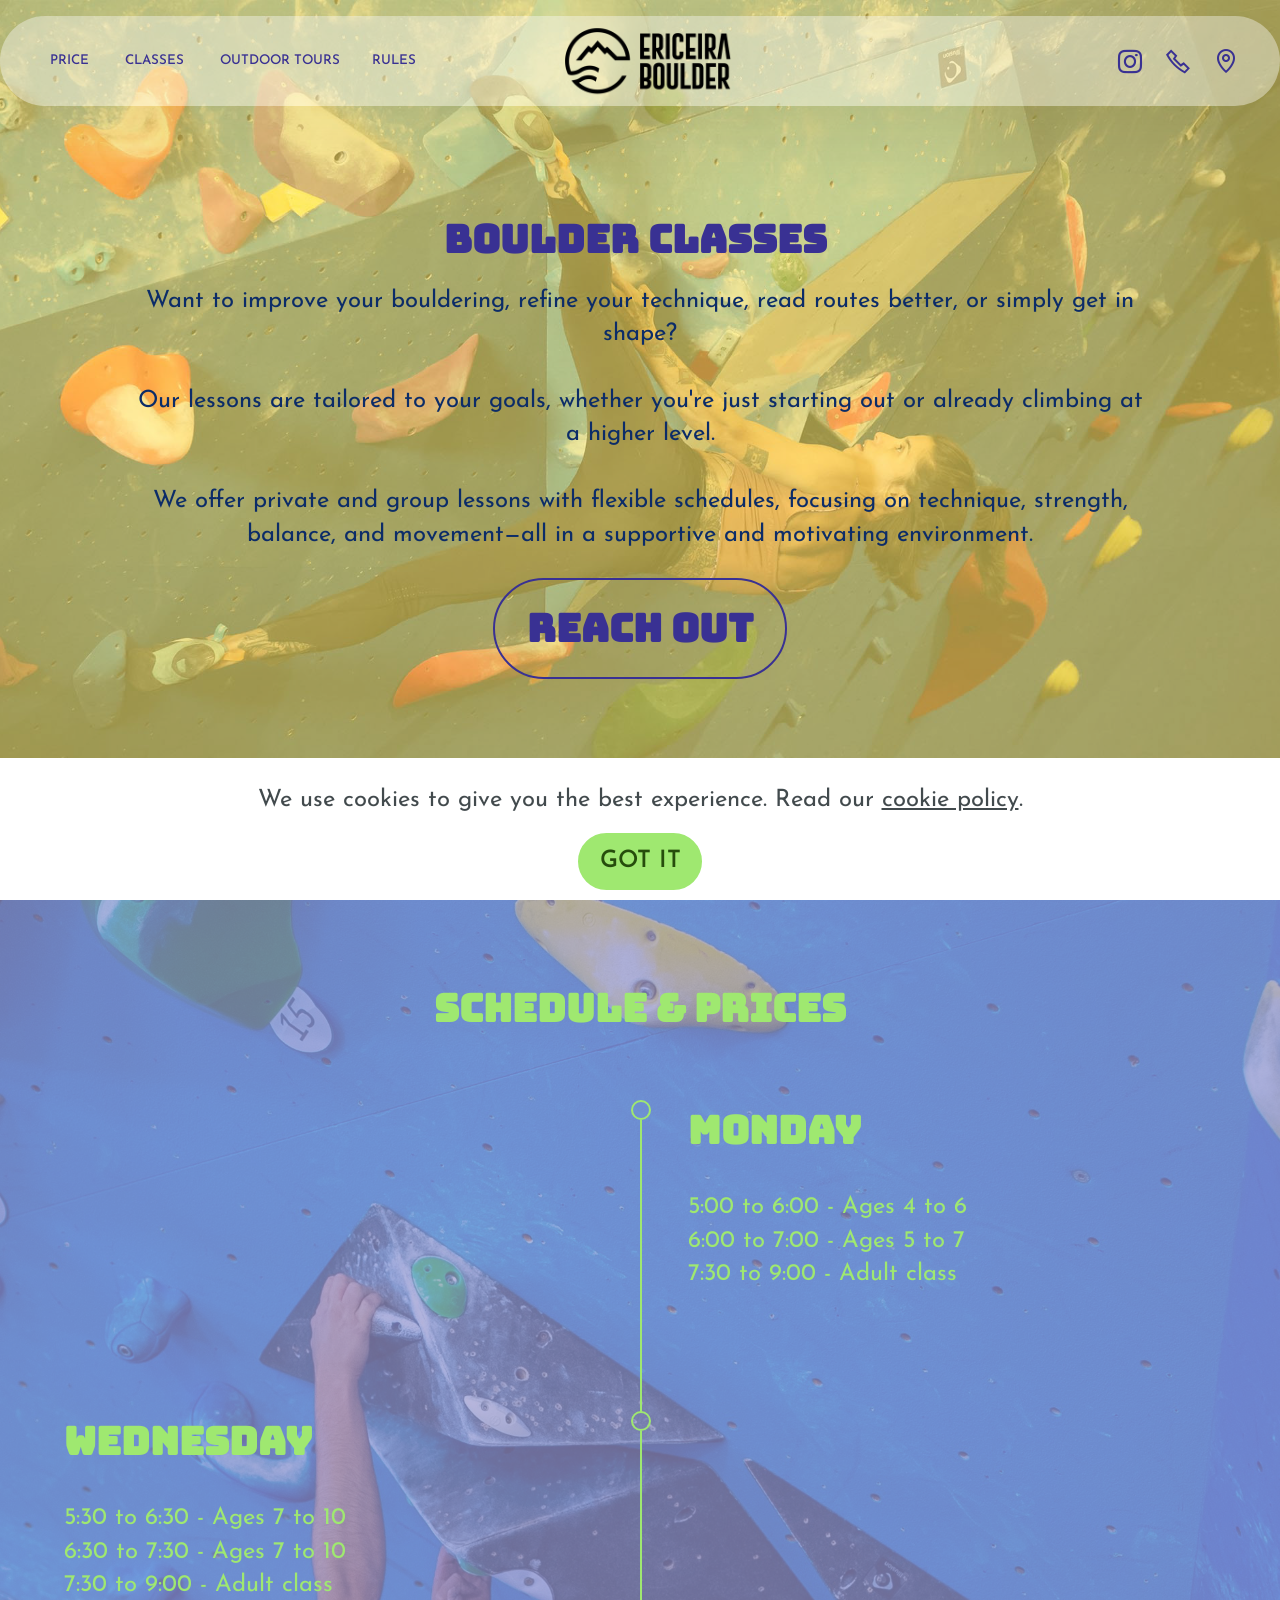
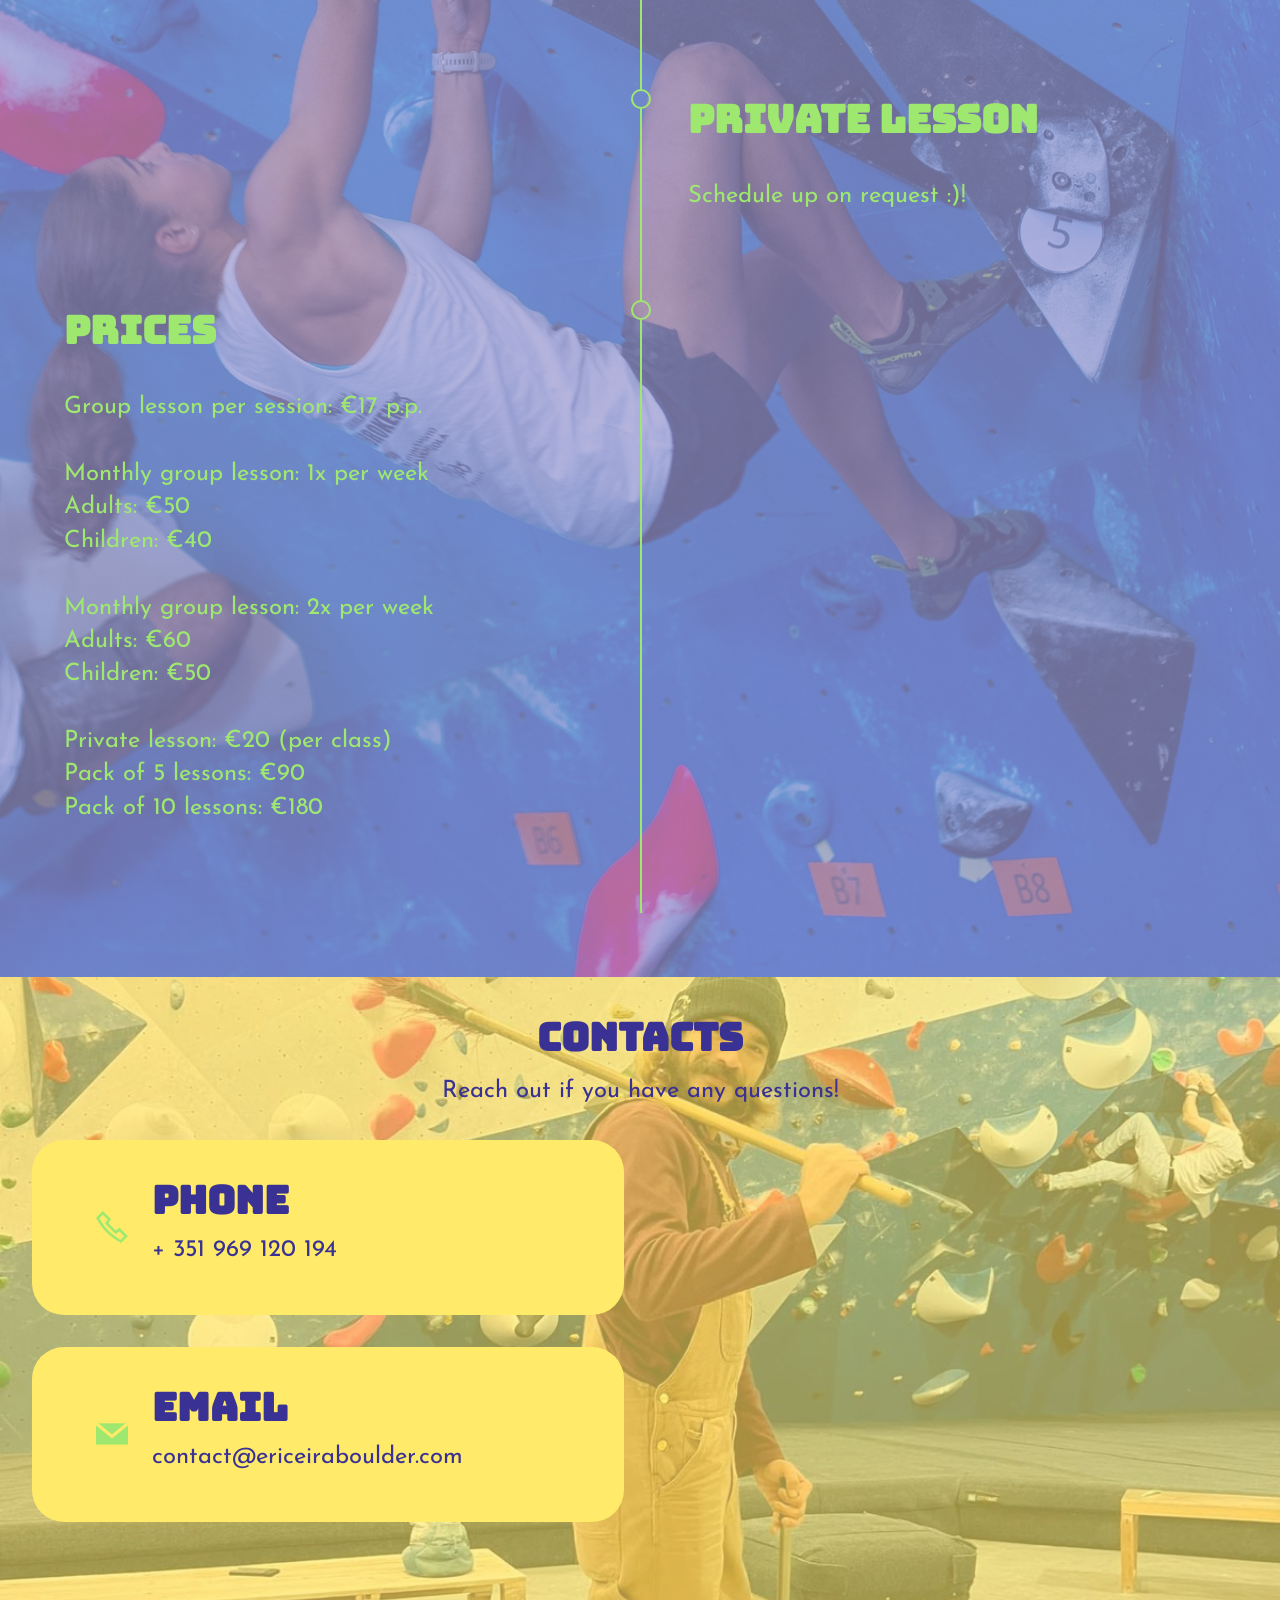
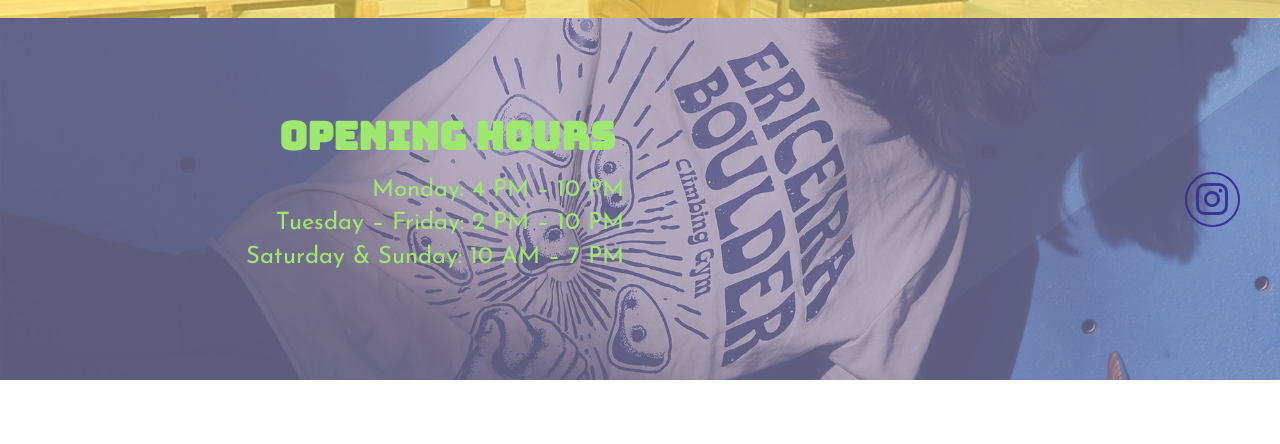
<file: CLASSES.html>
<!DOCTYPE html>
<html  >
<head>
  <!-- Site made with Mobirise Website Builder v6.1.12, https://mobirise.com -->
  <meta charset="UTF-8">
  <meta http-equiv="X-UA-Compatible" content="IE=edge">
  <meta name="generator" content="Mobirise v6.1.12, mobirise.com">
  <meta name="viewport" content="width=device-width, initial-scale=1, minimum-scale=1">
  <link rel="shortcut icon" href="assets/images/logo-horizontal-white-on-black-1-354x140.png" type="image/x-icon">
  <meta name="description" content="">
  
  
  <title>CLASSES</title>
  <link rel="stylesheet" href="assets/web/assets/mobirise-icons2/mobirise2.css">
  <link rel="stylesheet" href="assets/bootstrap/css/bootstrap.min.css">
  <link rel="stylesheet" href="assets/parallax/jarallax.css">
  <link rel="stylesheet" href="assets/animatecss/animate.css">
  <link rel="stylesheet" href="assets/dropdown/css/style.css">
  <link rel="stylesheet" href="assets/socicon/css/styles.css">
  <link rel="stylesheet" href="assets/theme/css/style.css">
  <link rel="preload" href="https://fonts.googleapis.com/css?family=Bungee:400&display=swap" as="style" onload="this.onload=null;this.rel='stylesheet'">
  <noscript><link rel="stylesheet" href="https://fonts.googleapis.com/css?family=Bungee:400&display=swap"></noscript>
  <link rel="preload" href="https://fonts.googleapis.com/css?family=Josefin+Sans:100,200,300,400,500,600,700,100i,200i,300i,400i,500i,600i,700i&display=swap" as="style" onload="this.onload=null;this.rel='stylesheet'">
  <noscript><link rel="stylesheet" href="https://fonts.googleapis.com/css?family=Josefin+Sans:100,200,300,400,500,600,700,100i,200i,300i,400i,500i,600i,700i&display=swap"></noscript>
  <link rel="preload" as="style" href="assets/mobirise/css/mbr-additional.css?v=3Wtzhx"><link rel="stylesheet" href="assets/mobirise/css/mbr-additional.css?v=3Wtzhx" type="text/css">

  
  
  
</head>
<body>
  
  <section data-bs-version="5.1" class="menu menu3 cid-vd6eB3GwsT" once="menu" id="menu03-3j">
	

	<nav class="navbar navbar-dropdown navbar-fixed-top navbar-expand-lg">
		<div class="container">
			<div class="navbar-brand">
				<span class="navbar-logo">
					<a href="index.html">
						<img src="assets/images/logo-horizontal-white-on-black-1-354x140.png" alt="Mobirise Website Builder" style="height: 4.1rem;">
					</a>
				</span>
				
			</div>
			<button class="navbar-toggler" type="button" data-toggle="collapse" data-bs-toggle="collapse" data-target="#navbarSupportedContent" data-bs-target="#navbarSupportedContent" aria-controls="navbarNavAltMarkup" aria-expanded="false" aria-label="Toggle navigation">
				<div class="hamburger">
					<span></span>
					<span></span>
					<span></span>
					<span></span>
				</div>
			</button>
			<div class="collapse navbar-collapse" id="navbarSupportedContent">
				<ul class="navbar-nav nav-dropdown nav-right" data-app-modern-menu="true"><li class="nav-item"><a class="nav-link link text-warning text-primary show display-5" href="THEGYM.html">PRICE&nbsp;</a></li>
					<li class="nav-item">
						<a class="nav-link link show text-warning text-primary display-5" href="CLASSES.html" aria-expanded="false">CLASSES&nbsp;</a>
					</li>
					<li class="nav-item">
						<a class="nav-link link text-warning text-primary display-5" href="Outdoortours.html">OUTDOOR TOURS</a>
					</li><li class="nav-item">
						<a class="nav-link link text-warning text-primary display-5" href="rules.html" aria-expanded="false">RULES</a>
					</li></ul>
				<div class="icons-menu">
					<a class="iconfont-wrapper" href="https://www.instagram.com/ericeiraboulder_/?hl=en" target="_blank">
						<span class="p-2 mbr-iconfont socicon-instagram socicon"></span>
					</a>
					<a class="iconfont-wrapper" href="tel:351969120194 ">
						<span class="p-2 mbr-iconfont mobi-mbri-phone mobi-mbri"></span>
					</a>
					<a class="iconfont-wrapper" href="https://maps.app.goo.gl/iXqmX8gMevba2fBk7" target="_blank">
						<span class="p-2 mbr-iconfont mobi-mbri-map-pin mobi-mbri"></span>
					</a>
					
				</div>
				
			</div>
		</div>
	</nav>
</section>

<section data-bs-version="5.1" class="header6 cid-vdmWTdPalT mbr-fullscreen" id="header6-3w">

    

    
    <div class="mbr-overlay" style="opacity: 0.6; background-color: rgb(255, 235, 105);"></div>

    <div class="align-center container">
        <div class="row justify-content-center">
            <div class="col-12 col-lg-10">
                <h1 class="mbr-section-title mbr-fonts-style mbr-white mb-3 new-font"><strong>Boulder classes&nbsp;</strong></h1>
                
                <p class="mbr-text mbr-white mbr-fonts-style display-7">Want to improve your bouldering, refine your technique, read routes better, or simply get in shape? <br><br>Our lessons are tailored to your goals, whether you're just starting out or already climbing at a higher level.<br><br>We offer private and group lessons with flexible schedules, focusing on technique, strength, balance, and movement—all in a supportive and motivating environment.<br></p>
                <div class="mbr-section-btn mt-3"><a class="btn btn-warning-outline new-font" href="https://wa.me/351969120194">REACH OUT</a></div>
            </div>
        </div>
    </div>
</section>

<section data-bs-version="5.1" class="timeline1 cid-vdmYVdzPcI" id="timeline1-40">
    

    
    <div class="mbr-overlay" style="opacity: 0.7; background-color: rgb(156, 152, 207);">
    </div>
    <div class="timelines-container container-fluid" mbri-timelines="">
        <div class="mbr-section-head">
            <h3 class="mbr-section-title mbr-fonts-style align-center mb-0 new-font">
                <strong>SCHEDULE &amp; Prices</strong></h3>
            
        </div>
        <div class="row timeline-element mb-2 mt-4">
            <div class="timeline-date col-12 col-md-6">
                <div class="timeline-date-wrapper">
                    
                </div>
            </div>
            <span class="iconBackground"></span>
            <div class="col-12 col-md-6">
                <div class="timeline-text-wrapper">
                    <h4 class="mbr-timeline-title mbr-fonts-style mb-4 new-font"><strong>Monday</strong></h4>
                    
                    <p class="mbr-text mbr-fonts-style display-7">5:00 to 6:00 - Ages 4 to 6<br>6:00 to 7:00 - Ages 5 to 7<br>7:30 to 9:00 - Adult class<br><br></p>
                </div>
            </div>
        </div>
        <div class="row timeline-element mb-2">
            <div class="col-12 col-md-6">
                <div class="timeline-text-wrapper">
                    <h4 class="mbr-timeline-title mbr-fonts-style mb-4 new-font">
                        <strong>Wednesday</strong></h4>
                    
                    <p class="mbr-text mbr-fonts-style display-7">5:30 to 6:30 - Ages 7 to 10<br>6:30 to 7:30 - Ages 7 to 10<br>7:30 to 9:00 - Adult class</p>
                </div>
            </div>
            <span class="iconBackground"></span>
            <div class="timeline-date col-12 col-md-6">
                <div class="timeline-date-wrapper">
                    
                </div>
            </div>
        </div>
        <div class="row timeline-element mb-2">
            <div class="timeline-date col-12 col-md-6">
                <div class="timeline-date-wrapper">
                    
                </div>
            </div>
            <span class="iconBackground"></span>
            <div class="col-12 col-md-6">
                <div class="timeline-text-wrapper">
                    <h4 class="mbr-timeline-title mbr-fonts-style mb-4 new-font">
                        <strong>PrivatE lesson&nbsp;</strong></h4>
                    
                    <p class="mbr-text mbr-fonts-style display-7">Schedule up on request :)!&nbsp;</p>
                </div>
            </div>
        </div>
        <div class="row timeline-element mb-2">
            <div class="col-12 col-md-6">
                <div class="timeline-text-wrapper">
                    <h4 class="mbr-timeline-title mbr-fonts-style mb-4 new-font">
                        <strong>Prices</strong></h4>
                    
                    <p class="mbr-text mbr-fonts-style display-7">Group lesson per session: €17 p.p.<br><br>Monthly group lesson: 1x per week<br>Adults: €50<br>Children: €40<br><br>Monthly group lesson: 2x per week<br>Adults: €60<br>Children: €50<br><br>Private lesson: €20 (per class)<br>Pack of 5 lessons: €90&nbsp;<br>Pack of 10 lessons: €180&nbsp;<br></p>
                </div>
            </div>
            <span class="iconBackground"></span>
            <div class="timeline-date col-12 col-md-6">
                <div class="timeline-date-wrapper">
                    
                </div>
            </div>
        </div>
        
        
        
        
        
        
        
        
    </div>
</section>

<section data-bs-version="5.1" class="contacts3 map1 cid-vd6eB4ZLue" id="contacts3-3m">

    

    
    <div class="mbr-overlay" style="opacity: 0.6; background-color: rgb(255, 235, 105);"></div>
    <div class="container">
        <div class="mbr-section-head">
            <h3 class="mbr-section-title mbr-fonts-style align-center mb-0 new-font">
                <strong>Contacts</strong></h3>
            <h4 class="mbr-section-subtitle mbr-fonts-style align-center mb-0 mt-2 display-7">
                Reach out if you have any questions!</h4>
        </div>
        <div class="row justify-content-center mt-4">
            <div class="card col-12 col-md-6">
                <div class="card-wrapper">
                    <div class="image-wrapper">
                        <a href="tel:+351 969 120 194"><span class="mbr-iconfont mobi-mbri-phone mobi-mbri"></span></a>
                    </div>
                    <div class="text-wrapper">
                        <h6 class="card-title mbr-fonts-style mb-1 new-font">
                            <strong>Phone</strong>
                        </h6>
                        <p class="mbr-text mbr-fonts-style display-7">+ 351 969 120 194</p>
                    </div>
                </div>
                <div class="card-wrapper">
                    <div class="image-wrapper">
                        <a href="mailto:contact@ericeiraboulder.com"><span class="mbr-iconfont socicon-mail socicon"></span></a>
                    </div>
                    <div class="text-wrapper">
                        <h6 class="card-title mbr-fonts-style mb-1 new-font">
                            <strong>Email</strong>
                        </h6>
                        <p class="mbr-text mbr-fonts-style display-7">contact@ericeiraboulder.com</p>
                    </div>
                </div>
            </div>
            <div class="map-wrapper col-12 col-md-6">
                <div class="google-map"><iframe frameborder="0" style="border:0" src="https://www.google.com/maps/embed?pb=!1m18!1m12!1m3!1d3100.6121360661923!2d-9.420789324079525!3d39.001347640564035!2m3!1f0!2f0!3f0!3m2!1i1024!2i768!4f13.1!3m3!1m2!1s0xd1f27dda741032b%3A0x24e483d91b9a7082!2sEriceira%20Boulder!5e0!3m2!1sen!2spt!4v1772800939378!5m2!1sen!2spt" allowfullscreen=""></iframe></div>
            </div>
        </div>
    </div>
</section>

<section data-bs-version="5.1" class="contacts4 cid-vdsMU8Lph7" id="contacts4-50">

    

    
    <div class="mbr-overlay" style="opacity: 0.6; background-color: rgb(156, 152, 207);">
    </div>

    <div class="container">
        <div class="row align-items-center justify-content-center">
            <div class="text-content col-12 col-md-6">
                <h2 class="mbr-section-title mbr-fonts-style new-font">
                    <strong>OPENING HOURS&nbsp;</strong></h2>
                <p class="mbr-text mbr-fonts-style display-7">Monday: 4 PM – 10 PM<br>Tuesday – Friday: 2 PM – 10 PM<br>Saturday &amp; Sunday: 10 AM – 7 PM</p>
            </div>
            <div class="icons d-flex align-items-center col-12 col-md-6 justify-content-end mt-md-0 mt-2 flex-wrap">
                <a href="https://www.instagram.com/ericeiraboulder_/?hl=en" target="_blank">
                    <span class="mbr-iconfont mbr-iconfont-social socicon-instagram socicon"></span>
                </a>
                
                
                
                
                
                
                
                
                
            </div>
        </div>
    </div>
    
</section><section class="display-7" style="padding: 0;align-items: center;justify-content: center;flex-wrap: wrap;    align-content: center;display: flex;position: relative;height: 4rem;"><a href="https://mobiri.se/4329780" style="flex: 1 1;height: 4rem;position: absolute;width: 100%;z-index: 1;"><img alt="" style="height: 4rem;" src="[data-uri]"></a><p style="margin: 0;text-align: center;" class="display-7">&#8204;</p><a style="z-index:1" href="https://mobirise.com/html-builder.html">HTML Website Creator</a></section><script src="assets/bootstrap/js/bootstrap.bundle.min.js"></script>  <script src="assets/parallax/jarallax.js"></script>  <script src="assets/web/assets/cookies-alert-plugin/cookies-alert-core.js"></script>  <script src="assets/web/assets/cookies-alert-plugin/cookies-alert-script.js"></script>  <script src="assets/smoothscroll/smooth-scroll.js"></script>  <script src="assets/ytplayer/index.js"></script>  <script src="assets/dropdown/js/navbar-dropdown.js"></script>  <script src="assets/sociallikes/social-likes.js"></script>  <script src="assets/theme/js/script.js"></script>  
  
  
<input name="cookieData" type="hidden" data-cookie-cookiesAlertType='false' data-cookie-customDialogSelector='null' data-cookie-colorText='#424a4d' data-cookie-colorBg='rgb(255, 255, 255)' data-cookie-opacityOverlay='0' data-cookie-bgOpacity='100' data-cookie-textButton='GOT IT' data-cookie-rejectText='REJECT' data-cookie-colorButton='' data-cookie-rejectColor='' data-cookie-colorLink='#424a4d' data-cookie-underlineLink='true' data-cookie-text="We use cookies to give you the best experience. Read our <a href='privacy.html'>cookie policy</a>.">
    <input name="animation" type="hidden">
  </body>
</html>
</file>
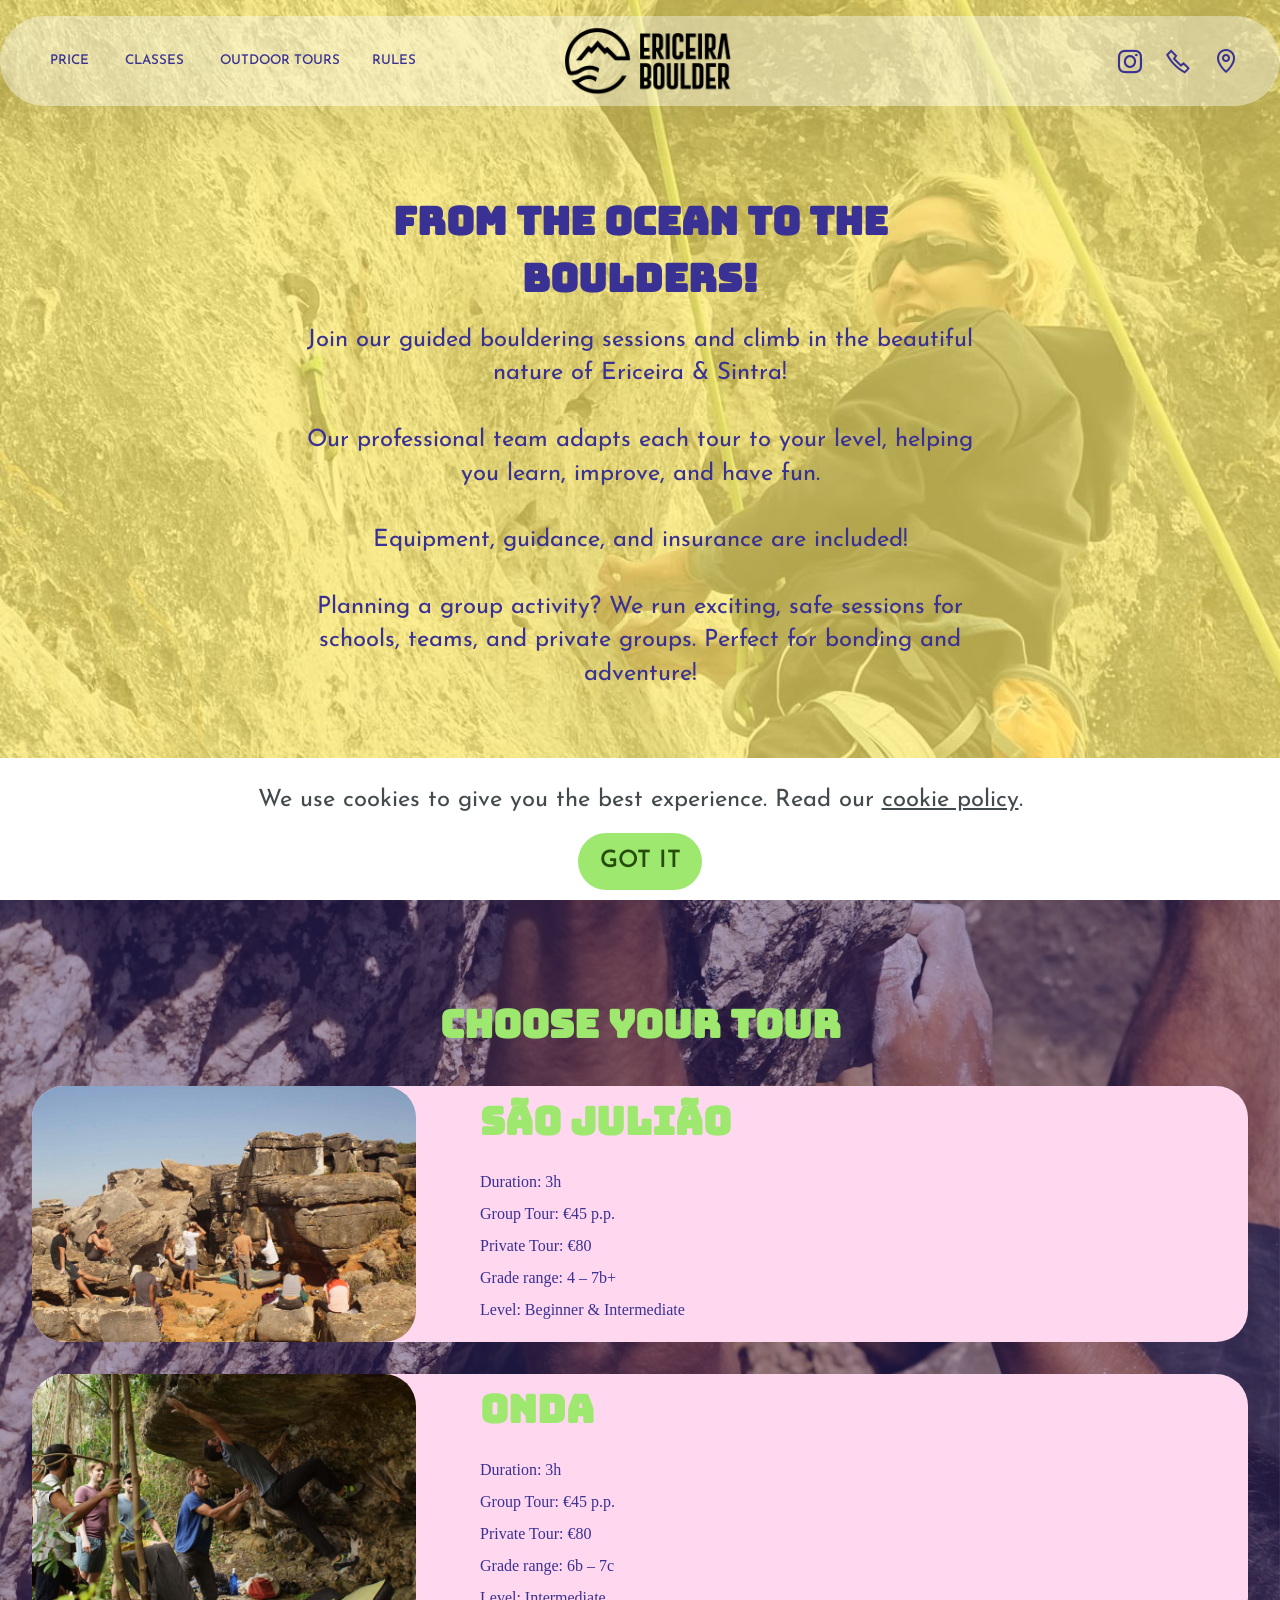
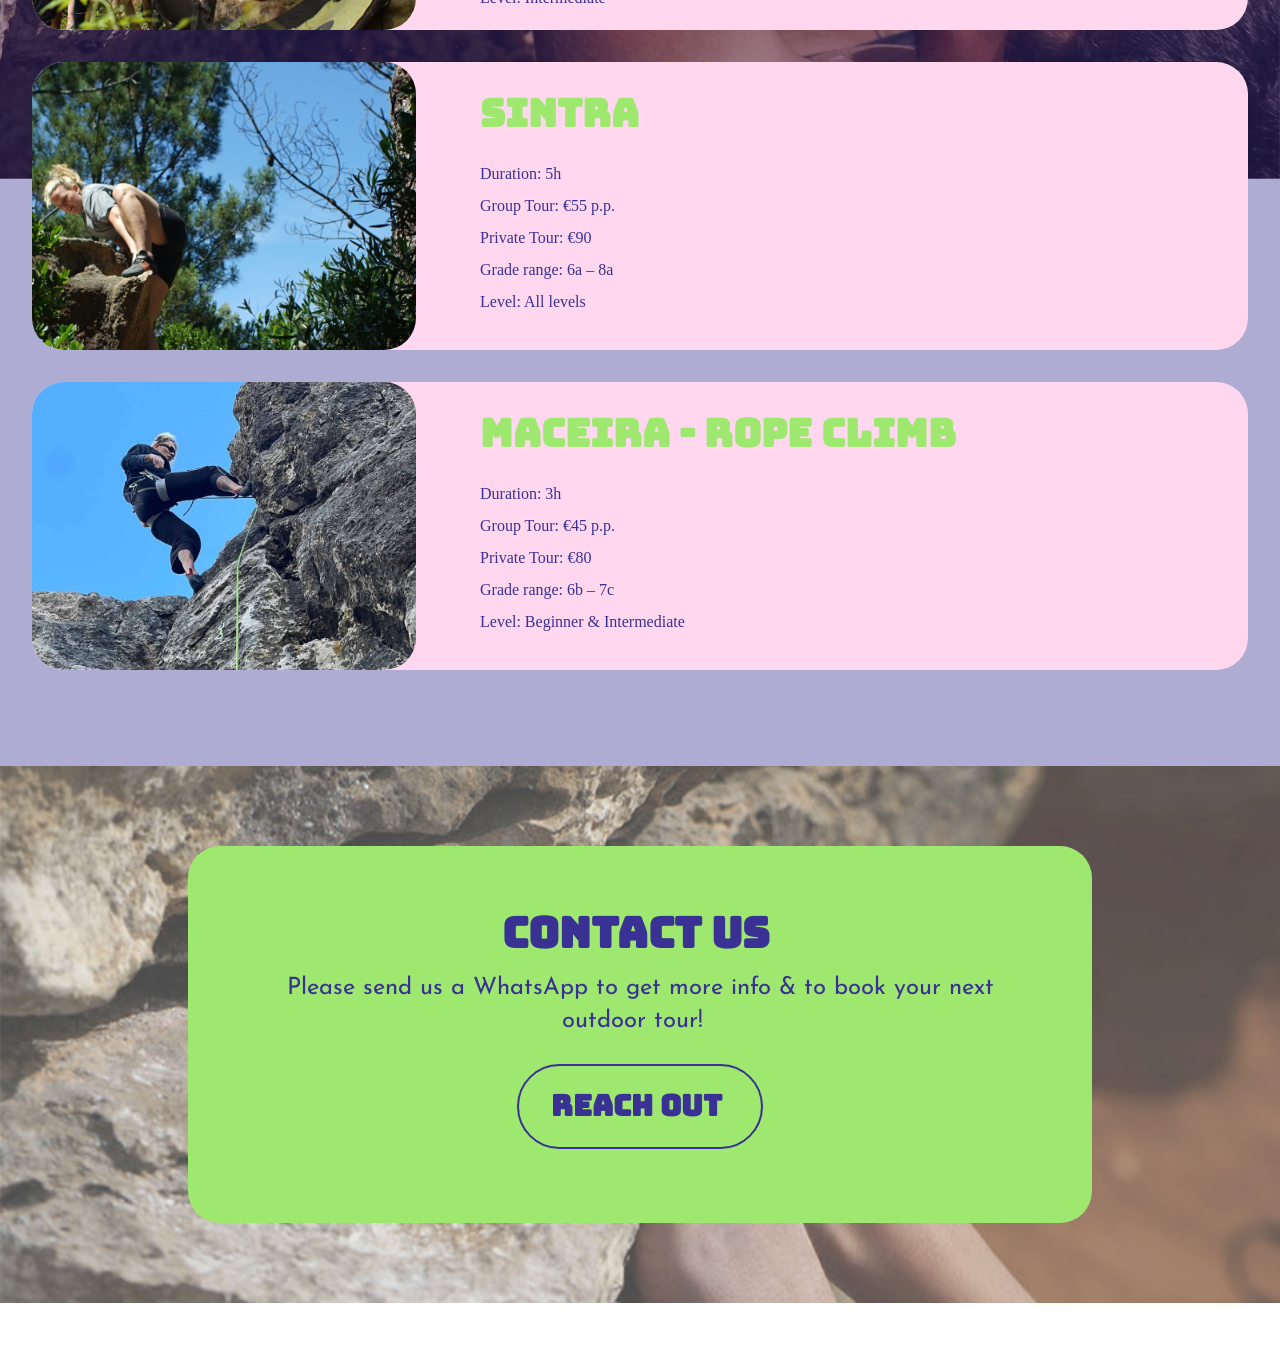
<file: Outdoortours.html>
<!DOCTYPE html>
<html  >
<head>
  <!-- Site made with Mobirise Website Builder v6.1.12, https://mobirise.com -->
  <meta charset="UTF-8">
  <meta http-equiv="X-UA-Compatible" content="IE=edge">
  <meta name="generator" content="Mobirise v6.1.12, mobirise.com">
  <meta name="viewport" content="width=device-width, initial-scale=1, minimum-scale=1">
  <link rel="shortcut icon" href="assets/images/logo-horizontal-white-on-black-1-354x140.png" type="image/x-icon">
  <meta name="description" content="">
  
  
  <title>Outdoortours</title>
  <link rel="stylesheet" href="assets/web/assets/mobirise-icons2/mobirise2.css">
  <link rel="stylesheet" href="assets/bootstrap/css/bootstrap.min.css">
  <link rel="stylesheet" href="assets/parallax/jarallax.css">
  <link rel="stylesheet" href="assets/animatecss/animate.css">
  <link rel="stylesheet" href="assets/dropdown/css/style.css">
  <link rel="stylesheet" href="assets/socicon/css/styles.css">
  <link rel="stylesheet" href="assets/theme/css/style.css">
  <link rel="preload" href="https://fonts.googleapis.com/css?family=Bungee:400&display=swap" as="style" onload="this.onload=null;this.rel='stylesheet'">
  <noscript><link rel="stylesheet" href="https://fonts.googleapis.com/css?family=Bungee:400&display=swap"></noscript>
  <link rel="preload" href="https://fonts.googleapis.com/css?family=Josefin+Sans:100,200,300,400,500,600,700,100i,200i,300i,400i,500i,600i,700i&display=swap" as="style" onload="this.onload=null;this.rel='stylesheet'">
  <noscript><link rel="stylesheet" href="https://fonts.googleapis.com/css?family=Josefin+Sans:100,200,300,400,500,600,700,100i,200i,300i,400i,500i,600i,700i&display=swap"></noscript>
  <link rel="preload" as="style" href="assets/mobirise/css/mbr-additional.css?v=hiWZN7"><link rel="stylesheet" href="assets/mobirise/css/mbr-additional.css?v=hiWZN7" type="text/css">

  
  
  
</head>
<body>
  
  <section data-bs-version="5.1" class="menu menu3 cid-vd5NgxsYSg" once="menu" id="menu03-39">
	

	<nav class="navbar navbar-dropdown navbar-fixed-top navbar-expand-lg">
		<div class="container">
			<div class="navbar-brand">
				<span class="navbar-logo">
					<a href="index.html">
						<img src="assets/images/logo-horizontal-white-on-black-1-354x140.png" alt="Mobirise Website Builder" style="height: 4.1rem;">
					</a>
				</span>
				
			</div>
			<button class="navbar-toggler" type="button" data-toggle="collapse" data-bs-toggle="collapse" data-target="#navbarSupportedContent" data-bs-target="#navbarSupportedContent" aria-controls="navbarNavAltMarkup" aria-expanded="false" aria-label="Toggle navigation">
				<div class="hamburger">
					<span></span>
					<span></span>
					<span></span>
					<span></span>
				</div>
			</button>
			<div class="collapse navbar-collapse" id="navbarSupportedContent">
				<ul class="navbar-nav nav-dropdown nav-right" data-app-modern-menu="true"><li class="nav-item"><a class="nav-link link text-warning text-primary show display-5" href="THEGYM.html">PRICE&nbsp;</a></li>
					<li class="nav-item">
						<a class="nav-link link show text-warning text-primary display-5" href="CLASSES.html" aria-expanded="false">CLASSES&nbsp;</a>
					</li>
					<li class="nav-item">
						<a class="nav-link link text-warning text-primary display-5" href="Outdoortours.html">OUTDOOR TOURS</a>
					</li><li class="nav-item">
						<a class="nav-link link text-warning text-primary display-5" href="rules.html" aria-expanded="false">RULES</a>
					</li></ul>
				<div class="icons-menu">
					<a class="iconfont-wrapper" href="https://www.instagram.com/ericeiraboulder_/?hl=en" target="_blank">
						<span class="p-2 mbr-iconfont socicon-instagram socicon"></span>
					</a>
					<a class="iconfont-wrapper" href="tel:351969120194 ">
						<span class="p-2 mbr-iconfont mobi-mbri-phone mobi-mbri"></span>
					</a>
					<a class="iconfont-wrapper" href="https://maps.app.goo.gl/iXqmX8gMevba2fBk7" target="_blank">
						<span class="p-2 mbr-iconfont mobi-mbri-map-pin mobi-mbri"></span>
					</a>
					
				</div>
				
			</div>
		</div>
	</nav>
</section>

<section data-bs-version="5.1" class="header2 cid-vd67OXsgf4 mbr-fullscreen mbr-parallax-background" id="header2-3i">

    

    
    <div class="mbr-overlay" style="opacity: 0.7; background-color: rgb(255, 235, 105);"></div>

    <div class="container">
        <div class="row justify-content-center">
            <div class="col-12 col-lg-7">
                <h1 class="mbr-section-title mbr-fonts-style mb-3 new-font"><strong>From the Ocean to the Boulders!</strong></h1>
                
                <p class="mbr-text mbr-fonts-style display-7">Join our guided bouldering sessions and climb in the beautiful nature of Ericeira &amp; Sintra!<br><br>Our professional team adapts each tour to your level, helping you learn, improve, and have fun.<br><br>Equipment, guidance, and insurance are included!<br><br>Planning a group activity? We run exciting, safe sessions for schools, teams, and private groups. Perfect for bonding and adventure!</p>
                
            </div>
        </div>
    </div>
</section>

<section data-bs-version="5.1" class="features11 cid-vd5QtFV33D mbr-parallax-background" id="features11-3e">
    <!---->
    

    
    <div class="mbr-overlay" style="opacity: 0.4; background-color: rgb(57, 49, 147);">
    </div>
    <div class="container">
        <div class="title">
            <h3 class="mbr-section-title mbr-fonts-style mb-4 new-font"><strong>CHOOSE YOUR TOUR</strong></h3>
            
        </div>
        
        <div class="item features-image active">
            <div class="item-wrapper">
                <div class="row align-items-center">
                    <div class="col-12 col-md-4">
                        <div class="image-wrapper">
                            <img src="assets/images/dsc08740.jpg.jpg-816x544.jpg" alt="Mobirise Website Builder" title="" data-slide-to="4" data-bs-slide-to="4">
                        </div>
                    </div>
                    <div class="col-12 col-md">
                        <div class="card-box">
                            <div class="row">
                                <div class="col-12">
                                    <div class="top-line">
                                        <h4 class="card-title mbr-fonts-style new-font"><strong>São Julião&nbsp;&nbsp;</strong></h4>
                                        <p class="cost mbr-fonts-style display-2"></p>
                                    </div>
                                </div>
                                <div class="col-12">
                                    <div class="bottom-line">
                                        <p></p><p></p><p>Duration: 3h</p><p></p><p></p><p>Group Tour: €45 p.p.<br><br>Private Tour: €80&nbsp;<br><br>Grade range: 4 – 7b+<br><br>Level: Beginner &amp; Intermediate</p><p></p><p></p><p></p>
                                    </div>
                                </div>
                            </div>
                        </div>
                    </div>
                </div>
            </div>
        </div><div class="item features-image">
            <div class="item-wrapper">
                <div class="row align-items-center">
                    <div class="col-12 col-md-4">
                        <div class="image-wrapper">
                            <img src="assets/images/dsc06774.jpg.jpg-816x544.jpg" alt="Mobirise Website Builder" title="" data-slide-to="0" data-bs-slide-to="0">
                        </div>
                    </div>
                    <div class="col-12 col-md">
                        <div class="card-box">
                            <div class="row">
                                <div class="col-12">
                                    <div class="top-line">
                                        <h4 class="card-title mbr-fonts-style new-font"><strong>Onda&nbsp;</strong></h4>
                                        <p class="cost mbr-fonts-style display-2"><br><br></p>
                                    </div>
                                </div>
                                <div class="col-12">
                                    <div class="bottom-line">
                                        <p></p><p></p><p>Duration: 3h<br><br>Group Tour: €45 p.p.<br><br>Private Tour: €80<br><br>Grade range: 6b – 7c<br><br>Level: Intermediate<br></p><p></p><p></p><p></p>
                                    </div>
                                </div>
                            </div>
                        </div>
                    </div>
                </div>
            </div>
        </div>
        <div class="item features-image mb-4 col-12 col-md-">
            <div class="item-wrapper">
                <div class="row align-items-center">
                    <div class="col-12 col-md-4">
                        <div class="image-wrapper">
                            <img src="assets/images/tour-sintra-1.jpeg" alt="Mobirise Website Builder" title="" data-slide-to="2" data-bs-slide-to="2">
                        </div>
                    </div>
                    <div class="col-12 col-md">
                        <div class="card-box">
                            <div class="row">
                                <div class="col-12">
                                    <div class="top-line">
                                        <h4 class="card-title mbr-fonts-style new-font"><strong>SINTRA</strong></h4>
                                        <p class="cost mbr-fonts-style new-font"></p>
                                    </div>
                                </div>
                                <div class="col-12">
                                    <div class="bottom-line">
                                        <p></p><p></p><p>Duration: 5h<br><br>Group Tour: €55 p.p.<br><br>Private Tour: €90<br><br>Grade range: 6a – 8a<br><br>Level: All levels<br></p><p></p><p></p><p></p>
                                    </div>
                                </div>
                            </div>
                        </div>
                    </div>
                </div>
            </div>
        </div><div class="item features-image">
            <div class="item-wrapper">
                <div class="row align-items-center">
                    <div class="col-12 col-md-4">
                        <div class="image-wrapper">
                            <img src="assets/images/image1-1.jpeg" alt="Mobirise Website Builder" title="" data-slide-to="3" data-bs-slide-to="3">
                        </div>
                    </div>
                    <div class="col-12 col-md">
                        <div class="card-box">
                            <div class="row">
                                <div class="col-12">
                                    <div class="top-line">
                                        <h4 class="card-title mbr-fonts-style new-font"><strong>MACEIRA - RoPe Climb&nbsp; &nbsp;</strong></h4>
                                        <p class="cost mbr-fonts-style display-5"></p>
                                    </div>
                                </div>
                                <div class="col-12">
                                    <div class="bottom-line">
                                        <p></p><p></p><p>Duration: 3h<br><br>Group Tour: €45 p.p.<br><br>Private Tour: €80<br><br>Grade range: 6b – 7c<br><br>Level: Beginner &amp; Intermediate<br></p><p></p><p></p><p></p>
                                    </div>
                                </div>
                            </div>
                        </div>
                    </div>
                </div>
            </div>
        </div>
    </div>
</section>

<section data-bs-version="5.1" class="header12 cid-veeqTJuMxh mbr-parallax-background" id="header12-53">

    

    
    <div class="mbr-overlay" style="opacity: 0.3; background-color: rgb(255, 255, 255);">
    </div>
    <div class="container">
        <div class="row justify-content-center">
            <div class="card col-12 col-md-12 col-lg-9">
                <div class="card-wrapper">
                    <div class="card-box align-center">
                        <h1 class="card-title mbr-fonts-style mb-3 display-1">
                            <strong>CONTACT US&nbsp;</strong></h1>
                        <p class="mbr-text mbr-fonts-style display-7">Please send us a WhatsApp to get more info &amp; to book your next outdoor tour!&nbsp;&nbsp;</p>
                        <div class="mbr-section-btn mt-3"><a class="btn btn-warning-outline display-4" href="https://wa.me/351969120194">REACH OUT&nbsp;</a></div>
                    </div>
                </div>
            </div>
        </div>
    </div>
</section><section class="display-7" style="padding: 0;align-items: center;justify-content: center;flex-wrap: wrap;    align-content: center;display: flex;position: relative;height: 4rem;"><a href="https://mobiri.se/4329780" style="flex: 1 1;height: 4rem;position: absolute;width: 100%;z-index: 1;"><img alt="" style="height: 4rem;" src="[data-uri]"></a><p style="margin: 0;text-align: center;" class="display-7">&#8204;</p><a style="z-index:1" href="https://mobirise.com"> Website Builder Software</a></section><script src="assets/bootstrap/js/bootstrap.bundle.min.js"></script>  <script src="assets/parallax/jarallax.js"></script>  <script src="assets/web/assets/cookies-alert-plugin/cookies-alert-core.js"></script>  <script src="assets/web/assets/cookies-alert-plugin/cookies-alert-script.js"></script>  <script src="assets/smoothscroll/smooth-scroll.js"></script>  <script src="assets/ytplayer/index.js"></script>  <script src="assets/dropdown/js/navbar-dropdown.js"></script>  <script src="assets/theme/js/script.js"></script>  
  
  
<input name="cookieData" type="hidden" data-cookie-cookiesAlertType='false' data-cookie-customDialogSelector='null' data-cookie-colorText='#424a4d' data-cookie-colorBg='rgb(255, 255, 255)' data-cookie-opacityOverlay='0' data-cookie-bgOpacity='100' data-cookie-textButton='GOT IT' data-cookie-rejectText='REJECT' data-cookie-colorButton='' data-cookie-rejectColor='' data-cookie-colorLink='#424a4d' data-cookie-underlineLink='true' data-cookie-text="We use cookies to give you the best experience. Read our <a href='privacy.html'>cookie policy</a>.">
    <input name="animation" type="hidden">
  </body>
</html>
</file>
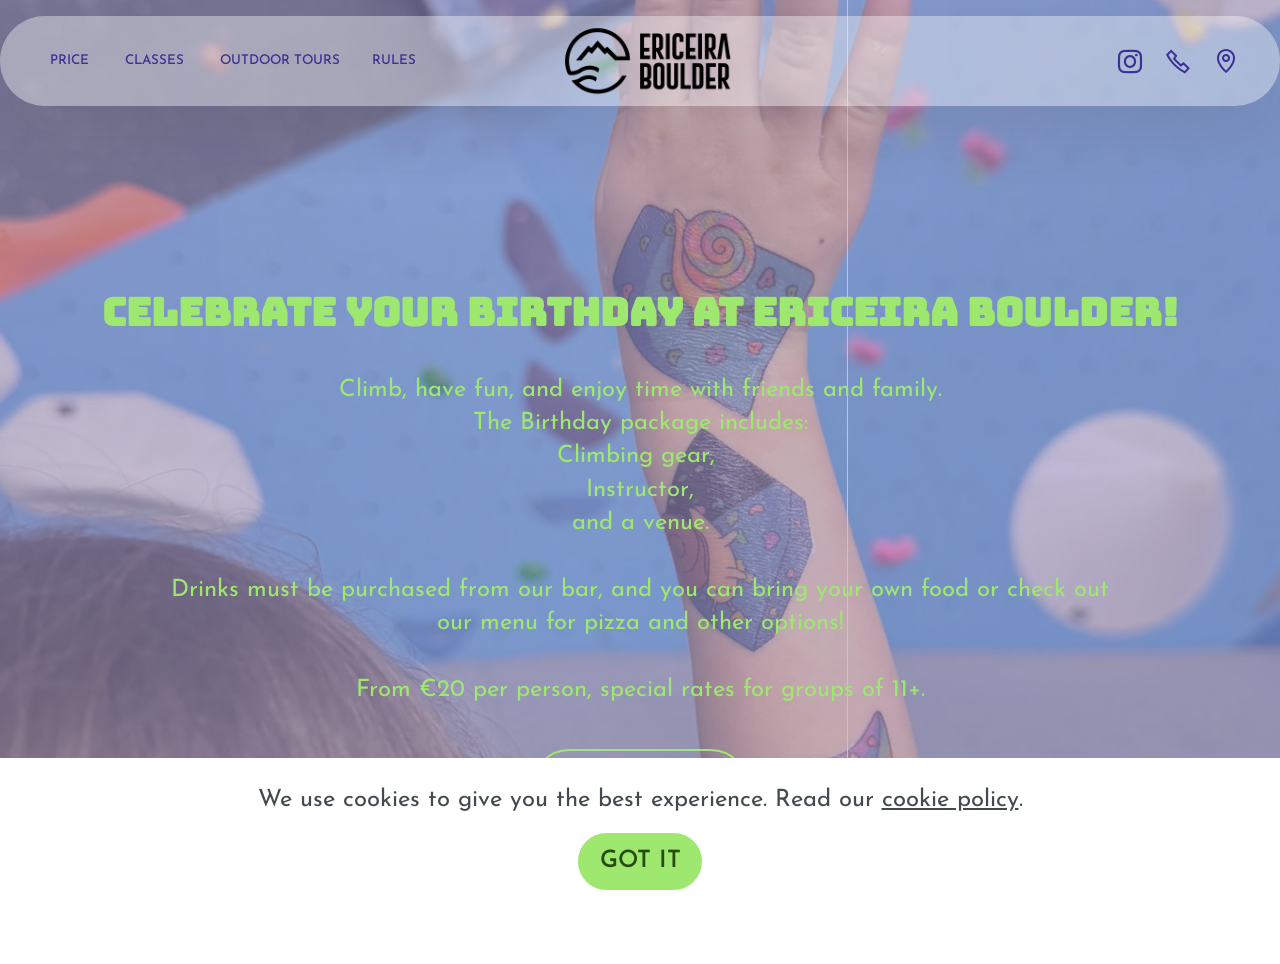
<file: page6.html>
<!DOCTYPE html>
<html  >
<head>
  <!-- Site made with Mobirise Website Builder v6.1.12, https://mobirise.com -->
  <meta charset="UTF-8">
  <meta http-equiv="X-UA-Compatible" content="IE=edge">
  <meta name="generator" content="Mobirise v6.1.12, mobirise.com">
  <meta name="viewport" content="width=device-width, initial-scale=1, minimum-scale=1">
  <link rel="shortcut icon" href="assets/images/logo-horizontal-white-on-black-1-354x140.png" type="image/x-icon">
  <meta name="description" content="">
  
  
  <title>Birthdayparty</title>
  <link rel="stylesheet" href="assets/web/assets/mobirise-icons2/mobirise2.css">
  <link rel="stylesheet" href="assets/bootstrap/css/bootstrap.min.css">
  <link rel="stylesheet" href="assets/parallax/jarallax.css">
  <link rel="stylesheet" href="assets/animatecss/animate.css">
  <link rel="stylesheet" href="assets/dropdown/css/style.css">
  <link rel="stylesheet" href="assets/socicon/css/styles.css">
  <link rel="stylesheet" href="assets/theme/css/style.css">
  <link rel="preload" href="https://fonts.googleapis.com/css?family=Bungee:400&display=swap" as="style" onload="this.onload=null;this.rel='stylesheet'">
  <noscript><link rel="stylesheet" href="https://fonts.googleapis.com/css?family=Bungee:400&display=swap"></noscript>
  <link rel="preload" href="https://fonts.googleapis.com/css?family=Josefin+Sans:100,200,300,400,500,600,700,100i,200i,300i,400i,500i,600i,700i&display=swap" as="style" onload="this.onload=null;this.rel='stylesheet'">
  <noscript><link rel="stylesheet" href="https://fonts.googleapis.com/css?family=Josefin+Sans:100,200,300,400,500,600,700,100i,200i,300i,400i,500i,600i,700i&display=swap"></noscript>
  <link rel="preload" as="style" href="assets/mobirise/css/mbr-additional.css?v=jrEdAZ"><link rel="stylesheet" href="assets/mobirise/css/mbr-additional.css?v=jrEdAZ" type="text/css">

  
  
  
</head>
<body>
  
  <section data-bs-version="5.1" class="menu menu3 cid-vd5lAIUgr1" once="menu" id="menu03-57">
	

	<nav class="navbar navbar-dropdown navbar-fixed-top navbar-expand-lg">
		<div class="container">
			<div class="navbar-brand">
				<span class="navbar-logo">
					<a href="index.html">
						<img src="assets/images/logo-horizontal-white-on-black-1-354x140.png" alt="Mobirise Website Builder" style="height: 4.1rem;">
					</a>
				</span>
				
			</div>
			<button class="navbar-toggler" type="button" data-toggle="collapse" data-bs-toggle="collapse" data-target="#navbarSupportedContent" data-bs-target="#navbarSupportedContent" aria-controls="navbarNavAltMarkup" aria-expanded="false" aria-label="Toggle navigation">
				<div class="hamburger">
					<span></span>
					<span></span>
					<span></span>
					<span></span>
				</div>
			</button>
			<div class="collapse navbar-collapse" id="navbarSupportedContent">
				<ul class="navbar-nav nav-dropdown nav-right" data-app-modern-menu="true"><li class="nav-item"><a class="nav-link link text-warning text-primary show display-5" href="THEGYM.html">PRICE&nbsp;</a></li>
					<li class="nav-item">
						<a class="nav-link link show text-warning text-primary display-5" href="CLASSES.html" aria-expanded="false">CLASSES&nbsp;</a>
					</li>
					<li class="nav-item">
						<a class="nav-link link text-warning text-primary display-5" href="Outdoortours.html">OUTDOOR TOURS</a>
					</li><li class="nav-item">
						<a class="nav-link link text-warning text-primary display-5" href="rules.html" aria-expanded="false">RULES</a>
					</li></ul>
				<div class="icons-menu">
					<a class="iconfont-wrapper" href="https://www.instagram.com/ericeiraboulder_/?hl=en" target="_blank">
						<span class="p-2 mbr-iconfont socicon-instagram socicon"></span>
					</a>
					<a class="iconfont-wrapper" href="tel:351969120194 ">
						<span class="p-2 mbr-iconfont mobi-mbri-phone mobi-mbri"></span>
					</a>
					<a class="iconfont-wrapper" href="https://maps.app.goo.gl/iXqmX8gMevba2fBk7" target="_blank">
						<span class="p-2 mbr-iconfont mobi-mbri-map-pin mobi-mbri"></span>
					</a>
					
				</div>
				
			</div>
		</div>
	</nav>
</section>

<section data-bs-version="5.1" class="header16 cid-veGLDcq8nH mbr-fullscreen mbr-parallax-background" id="header17-58">
  
  <div class="mbr-overlay" style="opacity: 0.6; background-color: rgb(156, 152, 207);"></div>
  <div class="container-fluid">
    <div class="row">
      <div class="content-wrap col-12 col-md-12">
        <h1 class="mbr-section-title mbr-fonts-style mbr-white mb-4 new-font">
          <strong><br>Celebrate your birthday at Ericeira Boulder!</strong></h1>
        
        <p class="mbr-fonts-style mbr-text mbr-white mb-4 display-7">Climb, have fun, and enjoy time with friends and family. <br>The Birthday package includes:<br>Climbing gear,&nbsp;<br>Instructor,<br>and a venue.<br><br>Drinks must be purchased from our bar, and you can bring your own food or check out <br>our menu for pizza and other options!<br><br>From €20 per person, special rates for groups of 11+.<br></p>
        <div class="mbr-section-btn"><a class="btn btn-primary-outline display-7" href="https://wa.me/351969120194">BOOK NOW&nbsp;</a></div>
      </div>
    </div>
  </div>
</section><section class="display-7" style="padding: 0;align-items: center;justify-content: center;flex-wrap: wrap;    align-content: center;display: flex;position: relative;height: 4rem;"><a href="https://mobiri.se/4329780" style="flex: 1 1;height: 4rem;position: absolute;width: 100%;z-index: 1;"><img alt="" style="height: 4rem;" src="[data-uri]"></a><p style="margin: 0;text-align: center;" class="display-7">&#8204;</p><a style="z-index:1" href="https://mobirise.com/builder/ai-website-maker.html">Free AI Website Maker</a></section><script src="assets/bootstrap/js/bootstrap.bundle.min.js"></script>  <script src="assets/parallax/jarallax.js"></script>  <script src="assets/web/assets/cookies-alert-plugin/cookies-alert-core.js"></script>  <script src="assets/web/assets/cookies-alert-plugin/cookies-alert-script.js"></script>  <script src="assets/smoothscroll/smooth-scroll.js"></script>  <script src="assets/ytplayer/index.js"></script>  <script src="assets/dropdown/js/navbar-dropdown.js"></script>  <script src="assets/theme/js/script.js"></script>  
  
  
<input name="cookieData" type="hidden" data-cookie-cookiesAlertType='false' data-cookie-customDialogSelector='null' data-cookie-colorText='#424a4d' data-cookie-colorBg='rgb(255, 255, 255)' data-cookie-opacityOverlay='0' data-cookie-bgOpacity='100' data-cookie-textButton='GOT IT' data-cookie-rejectText='REJECT' data-cookie-colorButton='' data-cookie-rejectColor='' data-cookie-colorLink='#424a4d' data-cookie-underlineLink='true' data-cookie-text="We use cookies to give you the best experience. Read our <a href='privacy.html'>cookie policy</a>.">
    <input name="animation" type="hidden">
  </body>
</html>
</file>
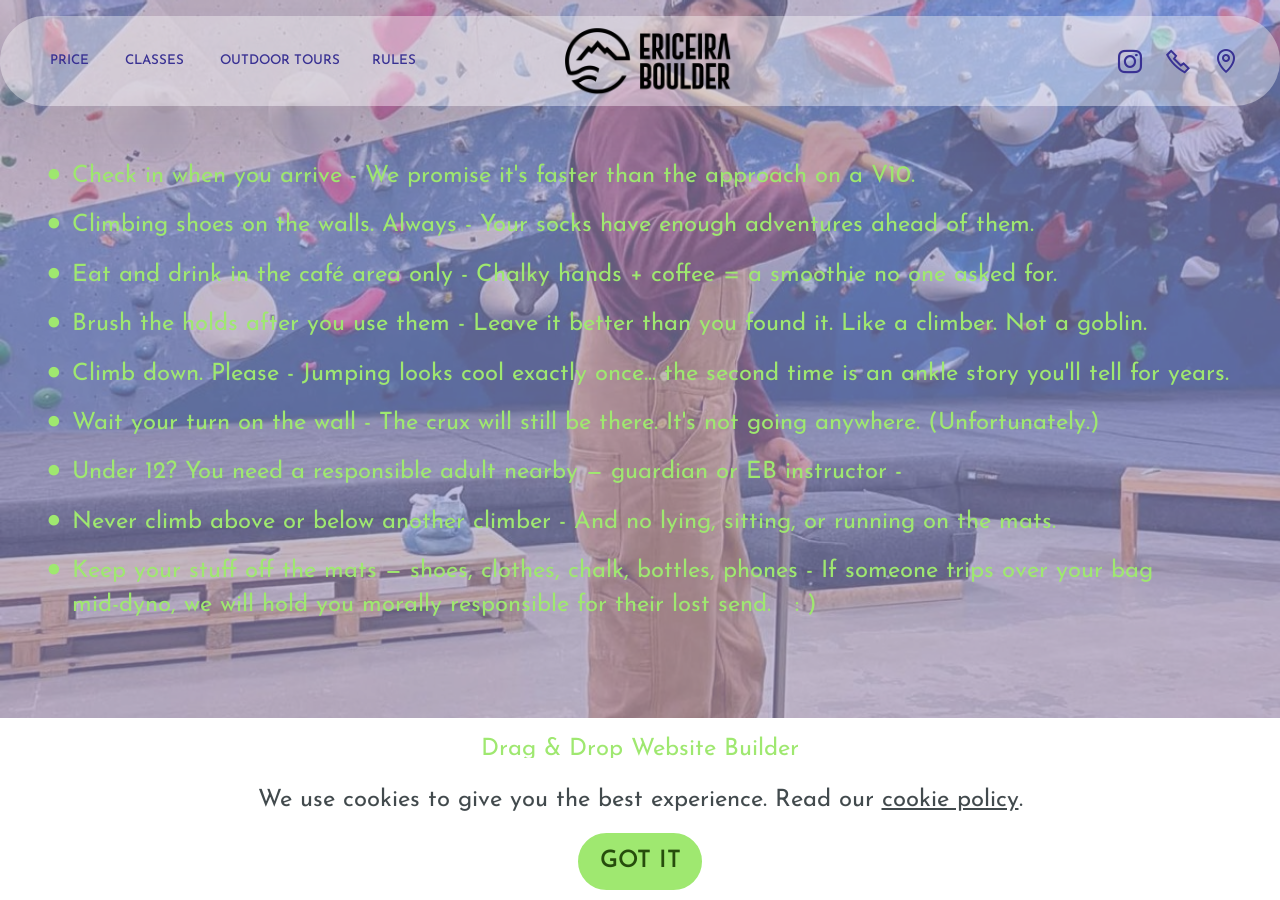
<file: rules.html>
<!DOCTYPE html>
<html  >
<head>
  <!-- Site made with Mobirise Website Builder v6.1.12, https://mobirise.com -->
  <meta charset="UTF-8">
  <meta http-equiv="X-UA-Compatible" content="IE=edge">
  <meta name="generator" content="Mobirise v6.1.12, mobirise.com">
  <meta name="viewport" content="width=device-width, initial-scale=1, minimum-scale=1">
  <link rel="shortcut icon" href="assets/images/logo-horizontal-white-on-black-1-354x140.png" type="image/x-icon">
  <meta name="description" content="">
  
  
  <title>Rules</title>
  <link rel="stylesheet" href="assets/web/assets/mobirise-icons2/mobirise2.css">
  <link rel="stylesheet" href="assets/bootstrap/css/bootstrap.min.css">
  <link rel="stylesheet" href="assets/parallax/jarallax.css">
  <link rel="stylesheet" href="assets/animatecss/animate.css">
  <link rel="stylesheet" href="assets/dropdown/css/style.css">
  <link rel="stylesheet" href="assets/socicon/css/styles.css">
  <link rel="stylesheet" href="assets/theme/css/style.css">
  <link rel="preload" href="https://fonts.googleapis.com/css?family=Bungee:400&display=swap" as="style" onload="this.onload=null;this.rel='stylesheet'">
  <noscript><link rel="stylesheet" href="https://fonts.googleapis.com/css?family=Bungee:400&display=swap"></noscript>
  <link rel="preload" href="https://fonts.googleapis.com/css?family=Josefin+Sans:100,200,300,400,500,600,700,100i,200i,300i,400i,500i,600i,700i&display=swap" as="style" onload="this.onload=null;this.rel='stylesheet'">
  <noscript><link rel="stylesheet" href="https://fonts.googleapis.com/css?family=Josefin+Sans:100,200,300,400,500,600,700,100i,200i,300i,400i,500i,600i,700i&display=swap"></noscript>
  <link rel="preload" as="style" href="assets/mobirise/css/mbr-additional.css?v=XVRdKf"><link rel="stylesheet" href="assets/mobirise/css/mbr-additional.css?v=XVRdKf" type="text/css">

  
  
  
</head>
<body>
  
  <section data-bs-version="5.1" class="menu menu3 cid-vd5lAIUgr1" once="menu" id="menu03-4x">
	

	<nav class="navbar navbar-dropdown navbar-fixed-top navbar-expand-lg">
		<div class="container">
			<div class="navbar-brand">
				<span class="navbar-logo">
					<a href="index.html">
						<img src="assets/images/logo-horizontal-white-on-black-1-354x140.png" alt="Mobirise Website Builder" style="height: 4.1rem;">
					</a>
				</span>
				
			</div>
			<button class="navbar-toggler" type="button" data-toggle="collapse" data-bs-toggle="collapse" data-target="#navbarSupportedContent" data-bs-target="#navbarSupportedContent" aria-controls="navbarNavAltMarkup" aria-expanded="false" aria-label="Toggle navigation">
				<div class="hamburger">
					<span></span>
					<span></span>
					<span></span>
					<span></span>
				</div>
			</button>
			<div class="collapse navbar-collapse" id="navbarSupportedContent">
				<ul class="navbar-nav nav-dropdown nav-right" data-app-modern-menu="true"><li class="nav-item"><a class="nav-link link text-warning text-primary show display-5" href="THEGYM.html">PRICE&nbsp;</a></li>
					<li class="nav-item">
						<a class="nav-link link show text-warning text-primary display-5" href="CLASSES.html" aria-expanded="false">CLASSES&nbsp;</a>
					</li>
					<li class="nav-item">
						<a class="nav-link link text-warning text-primary display-5" href="Outdoortours.html">OUTDOOR TOURS</a>
					</li><li class="nav-item">
						<a class="nav-link link text-warning text-primary display-5" href="rules.html" aria-expanded="false">RULES</a>
					</li></ul>
				<div class="icons-menu">
					<a class="iconfont-wrapper" href="https://www.instagram.com/ericeiraboulder_/?hl=en" target="_blank">
						<span class="p-2 mbr-iconfont socicon-instagram socicon"></span>
					</a>
					<a class="iconfont-wrapper" href="tel:351969120194 ">
						<span class="p-2 mbr-iconfont mobi-mbri-phone mobi-mbri"></span>
					</a>
					<a class="iconfont-wrapper" href="https://maps.app.goo.gl/iXqmX8gMevba2fBk7" target="_blank">
						<span class="p-2 mbr-iconfont mobi-mbri-map-pin mobi-mbri"></span>
					</a>
					
				</div>
				
			</div>
		</div>
	</nav>
</section>

<section data-bs-version="5.1" class="content14 cid-vdp00ZwgpI mbr-parallax-background" id="content14-4y">
    

    
    <div class="mbr-overlay" style="opacity: 0.6; background-color: rgb(156, 152, 207);"></div>
    
    <div class="container">
        <div class="row justify-content-center">
            <div class="col-md-12 col-lg-12">
                    
                <ul class="list mbr-fonts-style display-7">
                    <li>Check in when you arrive - We promise it's faster than the approach on a V10.</li><li>Climbing shoes on the walls. Always - Your socks have enough adventures ahead of them.</li><li>Eat and drink in the café area only - Chalky hands + coffee = a smoothie no one asked for.</li><li>Brush the holds after you use them - Leave it better than you found it. Like a climber. Not a goblin.</li><li>Climb down. Please - Jumping looks cool exactly once... the second time is an ankle story you'll tell for years.</li><li>Wait your turn on the wall - The crux will still be there. It's not going anywhere. (Unfortunately.)</li><li>Under 12? You need a responsible adult nearby — guardian or EB instructor -&nbsp;</li><li>Never climb above or below another climber - And no lying, sitting, or running on the mats.</li><li>Keep your stuff off the mats — shoes, clothes, chalk, bottles, phones - If someone trips over your bag <br>mid-dyno, we will hold you morally responsible for their lost send.&nbsp; &nbsp;: )</li>
                </ul>
            </div>
        </div>
    </div>
</section><section class="display-7" style="padding: 0;align-items: center;justify-content: center;flex-wrap: wrap;    align-content: center;display: flex;position: relative;height: 4rem;"><a href="https://mobiri.se/4329780" style="flex: 1 1;height: 4rem;position: absolute;width: 100%;z-index: 1;"><img alt="" style="height: 4rem;" src="[data-uri]"></a><p style="margin: 0;text-align: center;" class="display-7">&#8204;</p><a style="z-index:1" href="https://mobirise.com/drag-drop-website-builder.html">Drag & Drop Website Builder</a></section><script src="assets/bootstrap/js/bootstrap.bundle.min.js"></script>  <script src="assets/parallax/jarallax.js"></script>  <script src="assets/web/assets/cookies-alert-plugin/cookies-alert-core.js"></script>  <script src="assets/web/assets/cookies-alert-plugin/cookies-alert-script.js"></script>  <script src="assets/smoothscroll/smooth-scroll.js"></script>  <script src="assets/ytplayer/index.js"></script>  <script src="assets/dropdown/js/navbar-dropdown.js"></script>  <script src="assets/theme/js/script.js"></script>  
  
  
<input name="cookieData" type="hidden" data-cookie-cookiesAlertType='false' data-cookie-customDialogSelector='null' data-cookie-colorText='#424a4d' data-cookie-colorBg='rgb(255, 255, 255)' data-cookie-opacityOverlay='0' data-cookie-bgOpacity='100' data-cookie-textButton='GOT IT' data-cookie-rejectText='REJECT' data-cookie-colorButton='' data-cookie-rejectColor='' data-cookie-colorLink='#424a4d' data-cookie-underlineLink='true' data-cookie-text="We use cookies to give you the best experience. Read our <a href='privacy.html'>cookie policy</a>.">
    <input name="animation" type="hidden">
  </body>
</html>
</file>
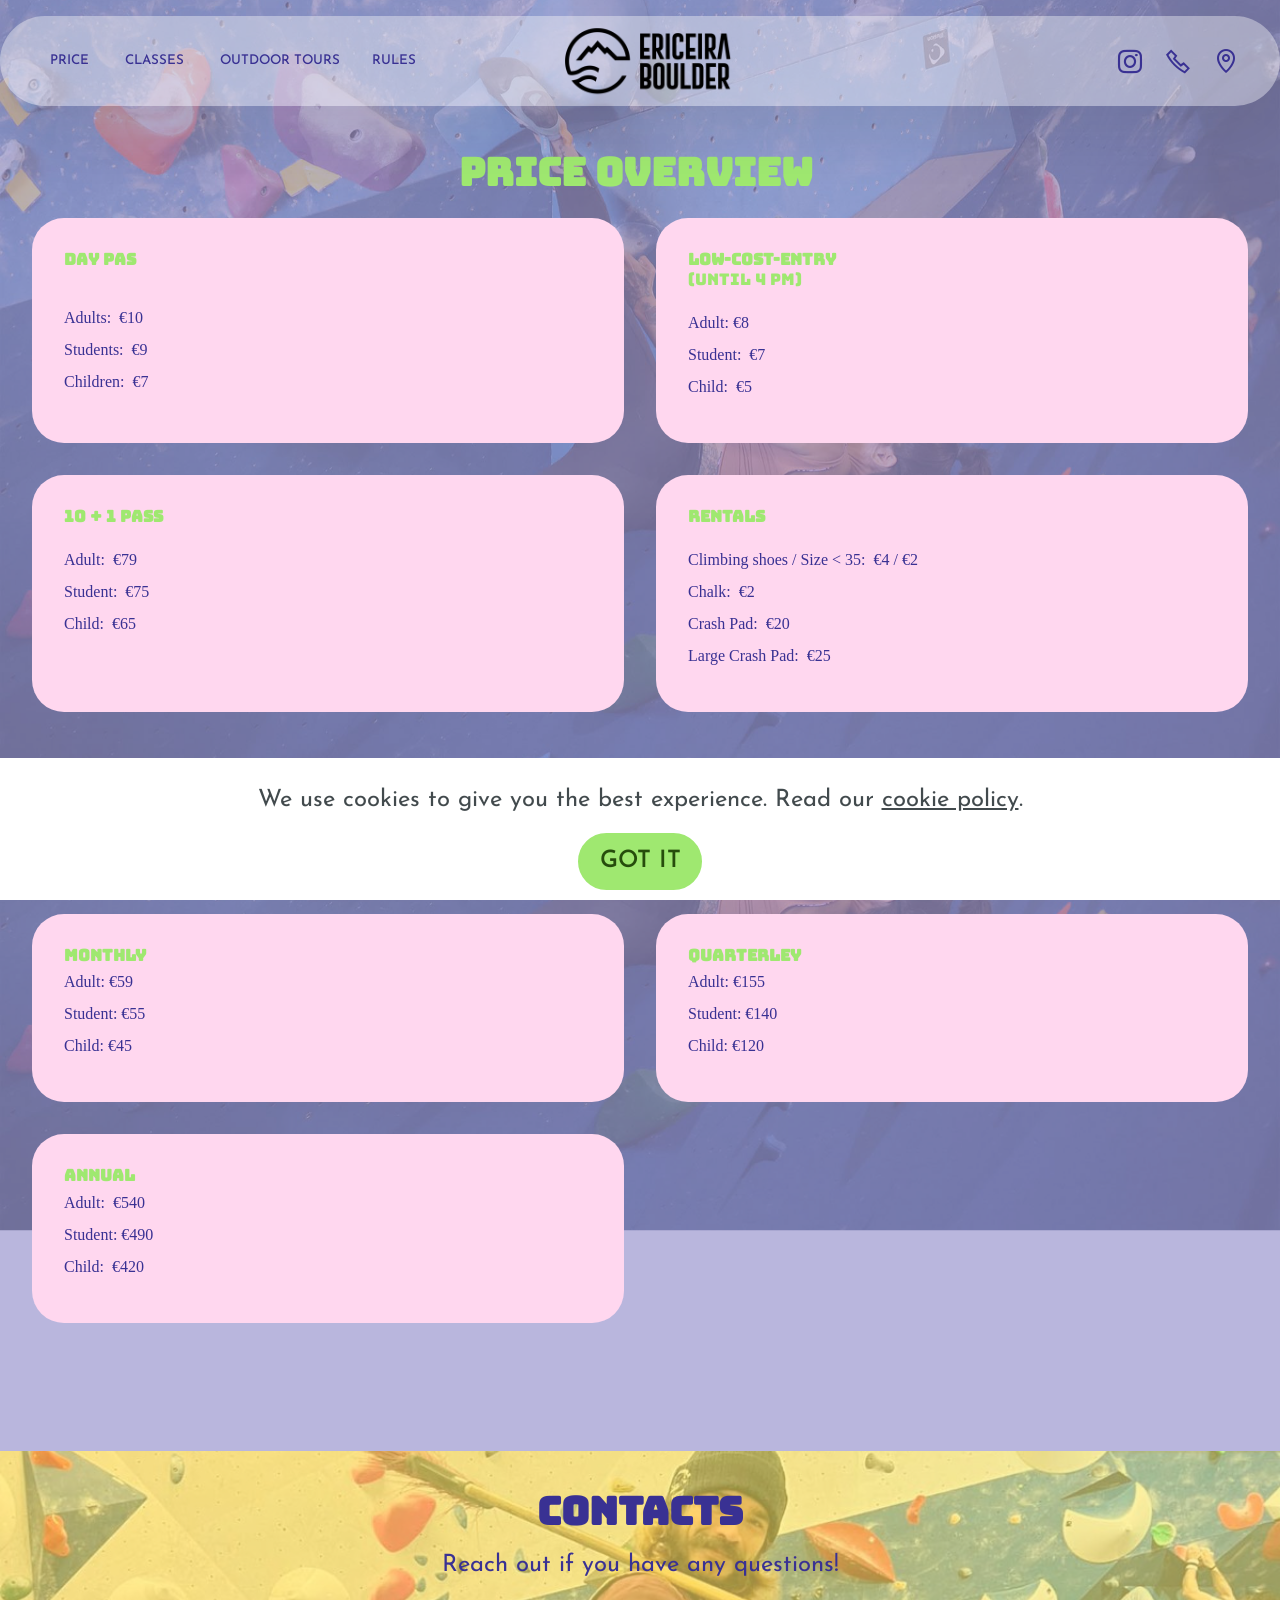
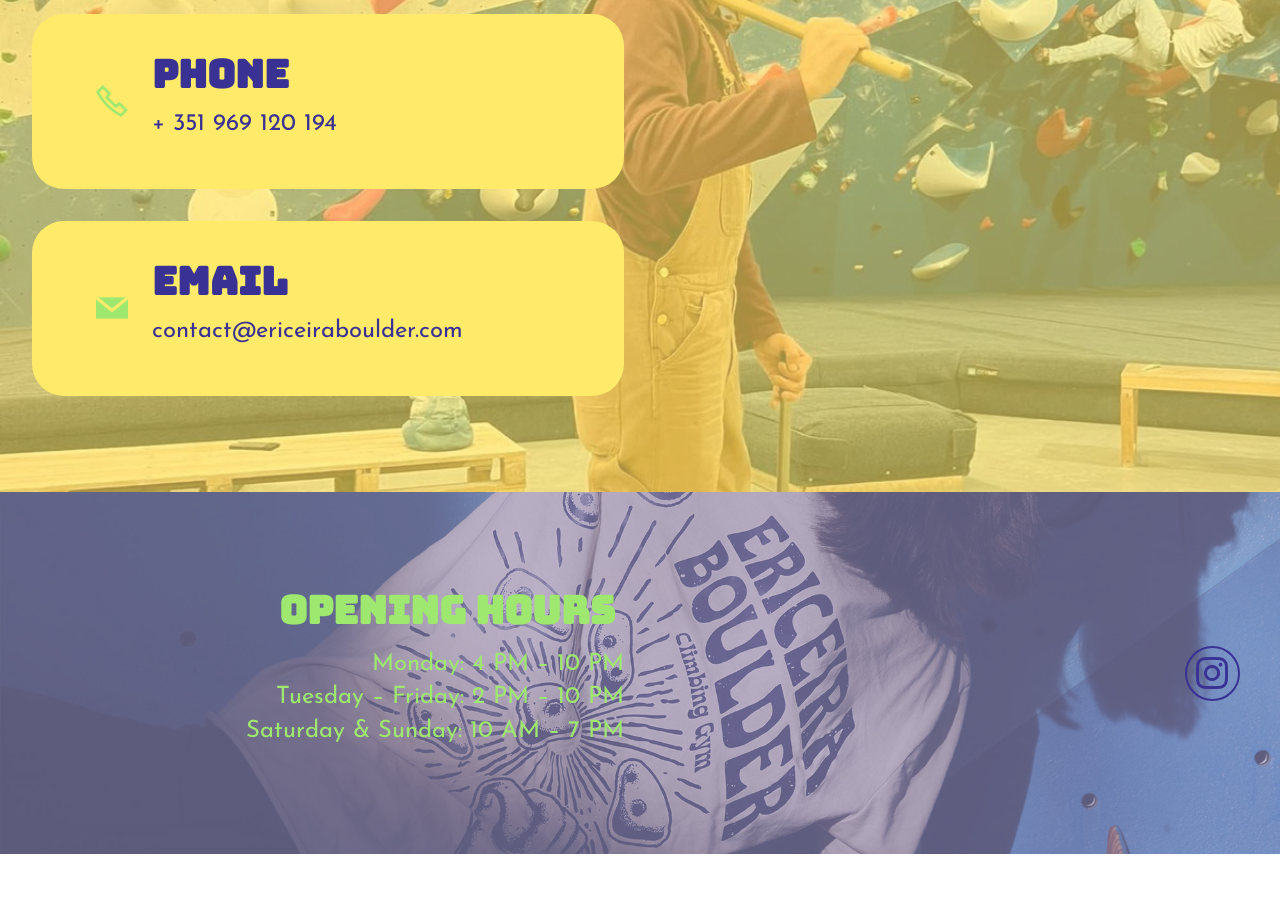
<file: THEGYM.html>
<!DOCTYPE html>
<html  >
<head>
  <!-- Site made with Mobirise Website Builder v6.1.12, https://mobirise.com -->
  <meta charset="UTF-8">
  <meta http-equiv="X-UA-Compatible" content="IE=edge">
  <meta name="generator" content="Mobirise v6.1.12, mobirise.com">
  <meta name="viewport" content="width=device-width, initial-scale=1, minimum-scale=1">
  <link rel="shortcut icon" href="assets/images/logo-horizontal-white-on-black-1-354x140.png" type="image/x-icon">
  <meta name="description" content="">
  
  
  <title>THEGYM</title>
  <link rel="stylesheet" href="assets/web/assets/mobirise-icons2/mobirise2.css">
  <link rel="stylesheet" href="assets/bootstrap/css/bootstrap.min.css">
  <link rel="stylesheet" href="assets/parallax/jarallax.css">
  <link rel="stylesheet" href="assets/animatecss/animate.css">
  <link rel="stylesheet" href="assets/dropdown/css/style.css">
  <link rel="stylesheet" href="assets/socicon/css/styles.css">
  <link rel="stylesheet" href="assets/theme/css/style.css">
  <link rel="preload" href="https://fonts.googleapis.com/css?family=Bungee:400&display=swap" as="style" onload="this.onload=null;this.rel='stylesheet'">
  <noscript><link rel="stylesheet" href="https://fonts.googleapis.com/css?family=Bungee:400&display=swap"></noscript>
  <link rel="preload" href="https://fonts.googleapis.com/css?family=Josefin+Sans:100,200,300,400,500,600,700,100i,200i,300i,400i,500i,600i,700i&display=swap" as="style" onload="this.onload=null;this.rel='stylesheet'">
  <noscript><link rel="stylesheet" href="https://fonts.googleapis.com/css?family=Josefin+Sans:100,200,300,400,500,600,700,100i,200i,300i,400i,500i,600i,700i&display=swap"></noscript>
  <link rel="preload" as="style" href="assets/mobirise/css/mbr-additional.css?v=pDqpoI"><link rel="stylesheet" href="assets/mobirise/css/mbr-additional.css?v=pDqpoI" type="text/css">

  
  
  
</head>
<body>
  
  <section data-bs-version="5.1" class="menu menu3 cid-vd5lAIUgr1" once="menu" id="menu03-31">
	

	<nav class="navbar navbar-dropdown navbar-fixed-top navbar-expand-lg">
		<div class="container">
			<div class="navbar-brand">
				<span class="navbar-logo">
					<a href="index.html">
						<img src="assets/images/logo-horizontal-white-on-black-1-354x140.png" alt="Mobirise Website Builder" style="height: 4.1rem;">
					</a>
				</span>
				
			</div>
			<button class="navbar-toggler" type="button" data-toggle="collapse" data-bs-toggle="collapse" data-target="#navbarSupportedContent" data-bs-target="#navbarSupportedContent" aria-controls="navbarNavAltMarkup" aria-expanded="false" aria-label="Toggle navigation">
				<div class="hamburger">
					<span></span>
					<span></span>
					<span></span>
					<span></span>
				</div>
			</button>
			<div class="collapse navbar-collapse" id="navbarSupportedContent">
				<ul class="navbar-nav nav-dropdown nav-right" data-app-modern-menu="true"><li class="nav-item"><a class="nav-link link text-warning text-primary show display-5" href="THEGYM.html">PRICE&nbsp;</a></li>
					<li class="nav-item">
						<a class="nav-link link show text-warning text-primary display-5" href="CLASSES.html" aria-expanded="false">CLASSES&nbsp;</a>
					</li>
					<li class="nav-item">
						<a class="nav-link link text-warning text-primary display-5" href="Outdoortours.html">OUTDOOR TOURS</a>
					</li><li class="nav-item">
						<a class="nav-link link text-warning text-primary display-5" href="rules.html" aria-expanded="false">RULES</a>
					</li></ul>
				<div class="icons-menu">
					<a class="iconfont-wrapper" href="https://www.instagram.com/ericeiraboulder_/?hl=en" target="_blank">
						<span class="p-2 mbr-iconfont socicon-instagram socicon"></span>
					</a>
					<a class="iconfont-wrapper" href="tel:351969120194 ">
						<span class="p-2 mbr-iconfont mobi-mbri-phone mobi-mbri"></span>
					</a>
					<a class="iconfont-wrapper" href="https://maps.app.goo.gl/iXqmX8gMevba2fBk7" target="_blank">
						<span class="p-2 mbr-iconfont mobi-mbri-map-pin mobi-mbri"></span>
					</a>
					
				</div>
				
			</div>
		</div>
	</nav>
</section>

<section data-bs-version="5.1" class="features8 cid-vd5t7eVTeH mbr-parallax-background" id="features8-34">
    <!---->
    

    
    <div class="mbr-overlay" style="opacity: 0.7; background-color: rgb(156, 152, 207);">
    </div>
    <div class="container">
        <div class="row">
            <div class="title col-12">
                <h4 class="mbr-section-title mbr-fonts-style mb-3 new-font">
                    <strong>Price Overview&nbsp;</strong></h4>
                
            </div>
            <div class="card col-12 col-md-6">
                <div class="card-wrapper">
                    <div class="top-line">
                        <h4 class="card-title mbr-fonts-style display-2"><strong>DAY PAS</strong></h4>
                        <p class="mbr-cost mbr-fonts-style display-5"></p>
                    </div>
                    <div class="bottom-line">
                        <p></p><p><br>Adults:&nbsp; €10&nbsp;</p><p></p><p></p><p>Students:&nbsp; €9</p><p></p><p></p><p>Children:&nbsp; €7</p><p></p><p></p>
                    </div>
                </div>
            </div>
            <div class="card col-12 col-md-6">
                <div class="card-wrapper">
                    <div class="top-line">
                        <h4 class="card-title mbr-fonts-style display-2"><strong>LOW-COST-ENTRY&nbsp;<br></strong>(until 4 PM)</h4>
                        <p class="mbr-cost mbr-fonts-style display-5"></p>
                    </div>
                    <div class="bottom-line">
                        <p></p><p>Adult: €8</p><p></p><p></p><p>Student:&nbsp; €7</p><p></p><p></p><p>Child:&nbsp; €5</p><p></p><p></p>
                    </div>
                </div>
            </div>
            <div class="card col-12 col-md-6">
                <div class="card-wrapper">
                    <div class="top-line">
                        <h4 class="card-title mbr-fonts-style display-2"><strong>10 + 1 PASS</strong></h4>
                        <p class="mbr-cost mbr-fonts-style display-5"></p>
                    </div>
                    <div class="bottom-line">
                        <p></p><p>Adult:&nbsp; €79<br><br>Student:&nbsp; €75<br><br>Child:&nbsp; €65</p><p></p><p></p>
                    </div>
                </div>
            </div>
            <div class="card col-12 col-md-6">
                <div class="card-wrapper">
                    <div class="top-line">
                        <h4 class="card-title mbr-fonts-style display-2">
                            <strong>RENTALS</strong></h4>
                        <p class="mbr-cost mbr-fonts-style display-5"></p>
                    </div>
                    <div class="bottom-line">
                        <p></p><p>Climbing shoes / Size&nbsp;&lt; 35:&nbsp; €4 / €2<br>&nbsp; &nbsp; &nbsp; &nbsp; &nbsp; &nbsp; &nbsp; &nbsp; &nbsp; &nbsp; &nbsp; &nbsp; &nbsp; &nbsp; &nbsp; &nbsp; &nbsp; &nbsp; &nbsp; &nbsp; &nbsp; &nbsp; &nbsp; &nbsp; &nbsp; &nbsp;&nbsp;<br>Chalk:&nbsp; €2<br><br>Crash Pad:&nbsp; €20<br><br>Large Crash Pad:&nbsp; €25</p><p></p><p></p>
                    </div>
                </div>
            </div>
            
            
            
            
            
            
            
            
        </div>
    </div>
</section>

<section data-bs-version="5.1" class="features8 cid-vd5Ax40GuS mbr-parallax-background" id="features8-35">
    <!---->
    

    
    <div class="mbr-overlay" style="opacity: 0.7; background-color: rgb(156, 152, 207);">
    </div>
    <div class="container">
        <div class="row">
            <div class="title col-12">
                <h4 class="mbr-section-title mbr-fonts-style mb-3 new-font">
                    <strong>MEMBERSHIPS</strong></h4>
                
            </div>
            <div class="card col-12 col-md-6">
                <div class="card-wrapper">
                    <div class="top-line">
                        <h4 class="card-title mbr-fonts-style display-2">
                            <strong>MONTHLY</strong></h4>
                        <p class="mbr-cost mbr-fonts-style display-5"></p>
                    </div>
                    <div class="bottom-line">
                        <p>Adult: €59<br><br>Student: €55<br><br>Child: €45</p><p></p>
                    </div>
                </div>
            </div>
            <div class="card col-12 col-md-6">
                <div class="card-wrapper">
                    <div class="top-line">
                        <h4 class="card-title mbr-fonts-style display-2">
                            <strong>QUARTERLEY</strong></h4>
                        <p class="mbr-cost mbr-fonts-style display-5"></p>
                    </div>
                    <div class="bottom-line">
                        <p>Adult: €155<br><br>Student: €140<br><br>Child: €120</p><p></p>
                    </div>
                </div>
            </div>
            <div class="card col-12 col-md-6">
                <div class="card-wrapper">
                    <div class="top-line">
                        <h4 class="card-title mbr-fonts-style display-2"><strong>ANNUAL</strong></h4>
                        <p class="mbr-cost mbr-fonts-style display-5"></p>
                    </div>
                    <div class="bottom-line">
                        <p>Adult:&nbsp; €540<br><br>Student: €490<br><br>Child:&nbsp; €420</p><p></p>
                    </div>
                </div>
            </div>
            
            
            
            
            
            
            
            
            
        </div>
    </div>
</section>

<section data-bs-version="5.1" class="contacts3 map1 cid-vd5HH8Vc6b" id="contacts3-37">

    

    
    <div class="mbr-overlay" style="opacity: 0.6; background-color: rgb(255, 235, 105);"></div>
    <div class="container">
        <div class="mbr-section-head">
            <h3 class="mbr-section-title mbr-fonts-style align-center mb-0 new-font">
                <strong>Contacts</strong></h3>
            <h4 class="mbr-section-subtitle mbr-fonts-style align-center mb-0 mt-2 display-7">
                Reach out if you have any questions!</h4>
        </div>
        <div class="row justify-content-center mt-4">
            <div class="card col-12 col-md-6">
                <div class="card-wrapper">
                    <div class="image-wrapper">
                        <a href="tel:+351 969 120 194"><span class="mbr-iconfont mobi-mbri-phone mobi-mbri"></span></a>
                    </div>
                    <div class="text-wrapper">
                        <h6 class="card-title mbr-fonts-style mb-1 new-font">
                            <strong>Phone</strong>
                        </h6>
                        <p class="mbr-text mbr-fonts-style display-7">+ 351 969 120 194</p>
                    </div>
                </div>
                <div class="card-wrapper">
                    <div class="image-wrapper">
                        <a href="mailto:contact@ericeiraboulder.com"><span class="mbr-iconfont socicon-mail socicon"></span></a>
                    </div>
                    <div class="text-wrapper">
                        <h6 class="card-title mbr-fonts-style mb-1 new-font">
                            <strong>Email</strong>
                        </h6>
                        <p class="mbr-text mbr-fonts-style display-7">contact@ericeiraboulder.com</p>
                    </div>
                </div>
            </div>
            <div class="map-wrapper col-12 col-md-6">
                <div class="google-map"><iframe frameborder="0" style="border:0" src="https://www.google.com/maps/embed?pb=!1m18!1m12!1m3!1d3100.6121360661923!2d-9.420789324079525!3d39.001347640564035!2m3!1f0!2f0!3f0!3m2!1i1024!2i768!4f13.1!3m3!1m2!1s0xd1f27dda741032b%3A0x24e483d91b9a7082!2sEriceira%20Boulder!5e0!3m2!1sen!2spt!4v1772800939378!5m2!1sen!2spt" allowfullscreen=""></iframe></div>
            </div>
        </div>
    </div>
</section>

<section data-bs-version="5.1" class="contacts4 cid-vdsMHM5GKa" id="contacts4-4z">

    

    
    <div class="mbr-overlay" style="opacity: 0.6; background-color: rgb(156, 152, 207);">
    </div>

    <div class="container">
        <div class="row align-items-center justify-content-center">
            <div class="text-content col-12 col-md-6">
                <h2 class="mbr-section-title mbr-fonts-style new-font">
                    <strong>OPENING HOURS&nbsp;</strong></h2>
                <p class="mbr-text mbr-fonts-style display-7">Monday: 4 PM – 10 PM<br>Tuesday – Friday: 2 PM – 10 PM<br>Saturday &amp; Sunday: 10 AM – 7 PM</p>
            </div>
            <div class="icons d-flex align-items-center col-12 col-md-6 justify-content-end mt-md-0 mt-2 flex-wrap">
                <a href="https://www.instagram.com/ericeiraboulder_/?hl=en" target="_blank">
                    <span class="mbr-iconfont mbr-iconfont-social socicon-instagram socicon"></span>
                </a>
                
                
                
                
                
                
                
                
                
            </div>
        </div>
    </div>
    
</section><section class="display-7" style="padding: 0;align-items: center;justify-content: center;flex-wrap: wrap;    align-content: center;display: flex;position: relative;height: 4rem;"><a href="https://mobiri.se/4329780" style="flex: 1 1;height: 4rem;position: absolute;width: 100%;z-index: 1;"><img alt="" style="height: 4rem;" src="[data-uri]"></a><p style="margin: 0;text-align: center;" class="display-7">&#8204;</p><a style="z-index:1" href="https://mobirise.com/builder/ai-website-generator.html">AI Website Generator</a></section><script src="assets/bootstrap/js/bootstrap.bundle.min.js"></script>  <script src="assets/parallax/jarallax.js"></script>  <script src="assets/web/assets/cookies-alert-plugin/cookies-alert-core.js"></script>  <script src="assets/web/assets/cookies-alert-plugin/cookies-alert-script.js"></script>  <script src="assets/smoothscroll/smooth-scroll.js"></script>  <script src="assets/ytplayer/index.js"></script>  <script src="assets/dropdown/js/navbar-dropdown.js"></script>  <script src="assets/sociallikes/social-likes.js"></script>  <script src="assets/theme/js/script.js"></script>  
  
  
<input name="cookieData" type="hidden" data-cookie-cookiesAlertType='false' data-cookie-customDialogSelector='null' data-cookie-colorText='#424a4d' data-cookie-colorBg='rgb(255, 255, 255)' data-cookie-opacityOverlay='0' data-cookie-bgOpacity='100' data-cookie-textButton='GOT IT' data-cookie-rejectText='REJECT' data-cookie-colorButton='' data-cookie-rejectColor='' data-cookie-colorLink='#424a4d' data-cookie-underlineLink='true' data-cookie-text="We use cookies to give you the best experience. Read our <a href='privacy.html'>cookie policy</a>.">
    <input name="animation" type="hidden">
  </body>
</html>
</file>
<file: assets/web/assets/mobirise-icons2/mobirise2.css>
@font-face {
  font-family: 'Moririse2';
  font-display: swap;
  src:  url('mobirise2.eot?f2bix4');
  src:  url('mobirise2.eot?f2bix4#iefix') format('embedded-opentype'),
    url('mobirise2.woff2?f2bix4') format('woff2'),
    url('mobirise2.woff?f2bix4') format('woff'),
    url('mobirise2.ttf?f2bix4') format('truetype'),
    url('mobirise2.svg?f2bix4#mobirise2') format('svg');
  font-weight: normal;
  font-style: normal;
}

[class^="mobi-"], [class*=" mobi-"] {
  /* use !important to prevent issues with browser extensions that change fonts */
  font-family: 'Moririse2' !important;
  speak: none;
  font-style: normal;
  font-weight: normal;
  font-variant: normal;
  text-transform: none;
  line-height: 1;

  /* Better Font Rendering =========== */
  -webkit-font-smoothing: antialiased;
  -moz-osx-font-smoothing: grayscale;
}

.mobi-mbri-add-submenu:before {
  content: "\e900";
}
.mobi-mbri-alert:before {
  content: "\e901";
}
.mobi-mbri-align-center:before {
  content: "\e902";
}
.mobi-mbri-align-justify:before {
  content: "\e903";
}
.mobi-mbri-align-left:before {
  content: "\e904";
}
.mobi-mbri-align-right:before {
  content: "\e905";
}
.mobi-mbri-android:before {
  content: "\e906";
}
.mobi-mbri-apple:before {
  content: "\e907";
}
.mobi-mbri-arrow-down:before {
  content: "\e908";
}
.mobi-mbri-arrow-next:before {
  content: "\e909";
}
.mobi-mbri-arrow-prev:before {
  content: "\e90a";
}
.mobi-mbri-arrow-up:before {
  content: "\e90b";
}
.mobi-mbri-bold:before {
  content: "\e90c";
}
.mobi-mbri-bookmark:before {
  content: "\e90d";
}
.mobi-mbri-bootstrap:before {
  content: "\e90e";
}
.mobi-mbri-briefcase:before {
  content: "\e90f";
}
.mobi-mbri-browse:before {
  content: "\e910";
}
.mobi-mbri-bulleted-list:before {
  content: "\e911";
}
.mobi-mbri-calendar:before {
  content: "\e912";
}
.mobi-mbri-camera:before {
  content: "\e913";
}
.mobi-mbri-cart-add:before {
  content: "\e914";
}
.mobi-mbri-cart-full:before {
  content: "\e915";
}
.mobi-mbri-cash:before {
  content: "\e916";
}
.mobi-mbri-change-style:before {
  content: "\e917";
}
.mobi-mbri-chat:before {
  content: "\e918";
}
.mobi-mbri-clock:before {
  content: "\e919";
}
.mobi-mbri-close:before {
  content: "\e91a";
}
.mobi-mbri-cloud:before {
  content: "\e91b";
}
.mobi-mbri-code:before {
  content: "\e91c";
}
.mobi-mbri-contact-form:before {
  content: "\e91d";
}
.mobi-mbri-credit-card:before {
  content: "\e91e";
}
.mobi-mbri-cursor-click:before {
  content: "\e91f";
}
.mobi-mbri-cust-feedback:before {
  content: "\e920";
}
.mobi-mbri-database:before {
  content: "\e921";
}
.mobi-mbri-delivery:before {
  content: "\e922";
}
.mobi-mbri-desktop:before {
  content: "\e923";
}
.mobi-mbri-devices:before {
  content: "\e924";
}
.mobi-mbri-down:before {
  content: "\e925";
}
.mobi-mbri-download-2:before {
  content: "\e926";
}
.mobi-mbri-download:before {
  content: "\e927";
}
.mobi-mbri-drag-n-drop-2:before {
  content: "\e928";
}
.mobi-mbri-drag-n-drop:before {
  content: "\e929";
}
.mobi-mbri-edit-2:before {
  content: "\e92a";
}
.mobi-mbri-edit:before {
  content: "\e92b";
}
.mobi-mbri-error:before {
  content: "\e92c";
}
.mobi-mbri-extension:before {
  content: "\e92d";
}
.mobi-mbri-features:before {
  content: "\e92e";
}
.mobi-mbri-file:before {
  content: "\e92f";
}
.mobi-mbri-flag:before {
  content: "\e930";
}
.mobi-mbri-folder:before {
  content: "\e931";
}
.mobi-mbri-gift:before {
  content: "\e932";
}
.mobi-mbri-github:before {
  content: "\e933";
}
.mobi-mbri-globe-2:before {
  content: "\e934";
}
.mobi-mbri-globe:before {
  content: "\e935";
}
.mobi-mbri-growing-chart:before {
  content: "\e936";
}
.mobi-mbri-hearth:before {
  content: "\e937";
}
.mobi-mbri-help:before {
  content: "\e938";
}
.mobi-mbri-home:before {
  content: "\e939";
}
.mobi-mbri-hot-cup:before {
  content: "\e93a";
}
.mobi-mbri-idea:before {
  content: "\e93b";
}
.mobi-mbri-image-gallery:before {
  content: "\e93c";
}
.mobi-mbri-image-slider:before {
  content: "\e93d";
}
.mobi-mbri-info:before {
  content: "\e93e";
}
.mobi-mbri-italic:before {
  content: "\e93f";
}
.mobi-mbri-key:before {
  content: "\e940";
}
.mobi-mbri-laptop:before {
  content: "\e941";
}
.mobi-mbri-layers:before {
  content: "\e942";
}
.mobi-mbri-left-right:before {
  content: "\e943";
}
.mobi-mbri-left:before {
  content: "\e944";
}
.mobi-mbri-letter:before {
  content: "\e945";
}
.mobi-mbri-like:before {
  content: "\e946";
}
.mobi-mbri-link:before {
  content: "\e947";
}
.mobi-mbri-lock:before {
  content: "\e948";
}
.mobi-mbri-login:before {
  content: "\e949";
}
.mobi-mbri-logout:before {
  content: "\e94a";
}
.mobi-mbri-magic-stick:before {
  content: "\e94b";
}
.mobi-mbri-map-pin:before {
  content: "\e94c";
}
.mobi-mbri-menu:before {
  content: "\e94d";
}
.mobi-mbri-mobile-2:before {
  content: "\e94e";
}
.mobi-mbri-mobile-horizontal:before {
  content: "\e94f";
}
.mobi-mbri-mobile:before {
  content: "\e950";
}
.mobi-mbri-mobirise:before {
  content: "\e951";
}
.mobi-mbri-more-horizontal:before {
  content: "\e952";
}
.mobi-mbri-more-vertical:before {
  content: "\e953";
}
.mobi-mbri-music:before {
  content: "\e954";
}
.mobi-mbri-new-file:before {
  content: "\e955";
}
.mobi-mbri-numbered-list:before {
  content: "\e956";
}
.mobi-mbri-opened-folder:before {
  content: "\e957";
}
.mobi-mbri-pages:before {
  content: "\e958";
}
.mobi-mbri-paper-plane:before {
  content: "\e959";
}
.mobi-mbri-paperclip:before {
  content: "\e95a";
}
.mobi-mbri-phone:before {
  content: "\e95b";
}
.mobi-mbri-photo:before {
  content: "\e95c";
}
.mobi-mbri-photos:before {
  content: "\e95d";
}
.mobi-mbri-pin:before {
  content: "\e95e";
}
.mobi-mbri-play:before {
  content: "\e95f";
}
.mobi-mbri-plus:before {
  content: "\e960";
}
.mobi-mbri-preview:before {
  content: "\e961";
}
.mobi-mbri-print:before {
  content: "\e962";
}
.mobi-mbri-protect:before {
  content: "\e963";
}
.mobi-mbri-question:before {
  content: "\e964";
}
.mobi-mbri-quote-left:before {
  content: "\e965";
}
.mobi-mbri-quote-right:before {
  content: "\e966";
}
.mobi-mbri-redo:before {
  content: "\e967";
}
.mobi-mbri-refresh:before {
  content: "\e968";
}
.mobi-mbri-responsive-2:before {
  content: "\e969";
}
.mobi-mbri-responsive:before {
  content: "\e96a";
}
.mobi-mbri-right:before {
  content: "\e96b";
}
.mobi-mbri-rocket:before {
  content: "\e96c";
}
.mobi-mbri-sad-face:before {
  content: "\e96d";
}
.mobi-mbri-sale:before {
  content: "\e96e";
}
.mobi-mbri-save:before {
  content: "\e96f";
}
.mobi-mbri-search:before {
  content: "\e970";
}
.mobi-mbri-setting-2:before {
  content: "\e971";
}
.mobi-mbri-setting-3:before {
  content: "\e972";
}
.mobi-mbri-setting:before {
  content: "\e973";
}
.mobi-mbri-share:before {
  content: "\e974";
}
.mobi-mbri-shopping-bag:before {
  content: "\e975";
}
.mobi-mbri-shopping-basket:before {
  content: "\e976";
}
.mobi-mbri-shopping-cart:before {
  content: "\e977";
}
.mobi-mbri-sites:before {
  content: "\e978";
}
.mobi-mbri-smile-face:before {
  content: "\e979";
}
.mobi-mbri-speed:before {
  content: "\e97a";
}
.mobi-mbri-star:before {
  content: "\e97b";
}
.mobi-mbri-success:before {
  content: "\e97c";
}
.mobi-mbri-sun:before {
  content: "\e97d";
}
.mobi-mbri-sun2:before {
  content: "\e97e";
}
.mobi-mbri-tablet-vertical:before {
  content: "\e97f";
}
.mobi-mbri-tablet:before {
  content: "\e980";
}
.mobi-mbri-target:before {
  content: "\e981";
}
.mobi-mbri-timer:before {
  content: "\e982";
}
.mobi-mbri-to-ftp:before {
  content: "\e983";
}
.mobi-mbri-to-local-drive:before {
  content: "\e984";
}
.mobi-mbri-touch-swipe:before {
  content: "\e985";
}
.mobi-mbri-touch:before {
  content: "\e986";
}
.mobi-mbri-trash:before {
  content: "\e987";
}
.mobi-mbri-underline:before {
  content: "\e988";
}
.mobi-mbri-undo:before {
  content: "\e989";
}
.mobi-mbri-unlink:before {
  content: "\e98a";
}
.mobi-mbri-unlock:before {
  content: "\e98b";
}
.mobi-mbri-up-down:before {
  content: "\e98c";
}
.mobi-mbri-up:before {
  content: "\e98d";
}
.mobi-mbri-update:before {
  content: "\e98e";
}
.mobi-mbri-upload-2:before {
  content: "\e98f";
}
.mobi-mbri-upload:before {
  content: "\e990";
}
.mobi-mbri-user-2:before {
  content: "\e991";
}
.mobi-mbri-user:before {
  content: "\e992";
}
.mobi-mbri-users:before {
  content: "\e993";
}
.mobi-mbri-video-play:before {
  content: "\e994";
}
.mobi-mbri-video:before {
  content: "\e995";
}
.mobi-mbri-watch:before {
  content: "\e996";
}
.mobi-mbri-website-theme-2:before {
  content: "\e997";
}
.mobi-mbri-website-theme:before {
  content: "\e998";
}
.mobi-mbri-wifi:before {
  content: "\e999";
}
.mobi-mbri-windows:before {
  content: "\e99a";
}
.mobi-mbri-zoom-in:before {
  content: "\e99b";
}
.mobi-mbri-zoom-out:before {
  content: "\e99c";
}
</file>
<file: assets/web/assets/mobirise-icons/mobirise-icons.css>
@font-face {
  font-family: 'MobiriseIcons';
  src:  url('mobirise-icons.eot?spat4u');
  src:  url('mobirise-icons.eot?spat4u#iefix') format('embedded-opentype'),
    url('mobirise-icons.woff2?spat4u') format('woff2'),
    url('mobirise-icons.woff?spat4u') format('woff'),
    url('mobirise-icons.ttf?spat4u') format('truetype'),
    url('mobirise-icons.svg?spat4u#MobiriseIcons') format('svg');
  font-weight: normal;
  font-style: normal;
  font-display: swap;
}

[class^="mbri-"], [class*=" mbri-"] {
  /* use !important to prevent issues with browser extensions that change fonts */
  font-family: MobiriseIcons !important;
  speak: none;
  font-style: normal;
  font-weight: normal;
  font-variant: normal;
  text-transform: none;
  line-height: 1;

  /* Better Font Rendering =========== */
  -webkit-font-smoothing: antialiased;
  -moz-osx-font-smoothing: grayscale;
}

.mbri-add-submenu:before {
  content: "\e900";
}
.mbri-alert:before {
  content: "\e901";
}
.mbri-align-center:before {
  content: "\e902";
}
.mbri-align-justify:before {
  content: "\e903";
}
.mbri-align-left:before {
  content: "\e904";
}
.mbri-align-right:before {
  content: "\e905";
}
.mbri-android:before {
  content: "\e906";
}
.mbri-apple:before {
  content: "\e907";
}
.mbri-arrow-down:before {
  content: "\e908";
}
.mbri-arrow-next:before {
  content: "\e909";
}
.mbri-arrow-prev:before {
  content: "\e90a";
}
.mbri-arrow-up:before {
  content: "\e90b";
}
.mbri-bold:before {
  content: "\e90c";
}
.mbri-bookmark:before {
  content: "\e90d";
}
.mbri-bootstrap:before {
  content: "\e90e";
}
.mbri-briefcase:before {
  content: "\e90f";
}
.mbri-browse:before {
  content: "\e910";
}
.mbri-bulleted-list:before {
  content: "\e911";
}
.mbri-calendar:before {
  content: "\e912";
}
.mbri-camera:before {
  content: "\e913";
}
.mbri-cart-add:before {
  content: "\e914";
}
.mbri-cart-full:before {
  content: "\e915";
}
.mbri-cash:before {
  content: "\e916";
}
.mbri-change-style:before {
  content: "\e917";
}
.mbri-chat:before {
  content: "\e918";
}
.mbri-clock:before {
  content: "\e919";
}
.mbri-close:before {
  content: "\e91a";
}
.mbri-cloud:before {
  content: "\e91b";
}
.mbri-code:before {
  content: "\e91c";
}
.mbri-contact-form:before {
  content: "\e91d";
}
.mbri-credit-card:before {
  content: "\e91e";
}
.mbri-cursor-click:before {
  content: "\e91f";
}
.mbri-cust-feedback:before {
  content: "\e920";
}
.mbri-database:before {
  content: "\e921";
}
.mbri-delivery:before {
  content: "\e922";
}
.mbri-desktop:before {
  content: "\e923";
}
.mbri-devices:before {
  content: "\e924";
}
.mbri-down:before {
  content: "\e925";
}
.mbri-download:before {
  content: "\e989";
}
.mbri-drag-n-drop:before {
  content: "\e927";
}
.mbri-drag-n-drop2:before {
  content: "\e928";
}
.mbri-edit:before {
  content: "\e929";
}
.mbri-edit2:before {
  content: "\e92a";
}
.mbri-error:before {
  content: "\e92b";
}
.mbri-extension:before {
  content: "\e92c";
}
.mbri-features:before {
  content: "\e92d";
}
.mbri-file:before {
  content: "\e92e";
}
.mbri-flag:before {
  content: "\e92f";
}
.mbri-folder:before {
  content: "\e930";
}
.mbri-gift:before {
  content: "\e931";
}
.mbri-github:before {
  content: "\e932";
}
.mbri-globe:before {
  content: "\e933";
}
.mbri-globe-2:before {
  content: "\e934";
}
.mbri-growing-chart:before {
  content: "\e935";
}
.mbri-hearth:before {
  content: "\e936";
}
.mbri-help:before {
  content: "\e937";
}
.mbri-home:before {
  content: "\e938";
}
.mbri-hot-cup:before {
  content: "\e939";
}
.mbri-idea:before {
  content: "\e93a";
}
.mbri-image-gallery:before {
  content: "\e93b";
}
.mbri-image-slider:before {
  content: "\e93c";
}
.mbri-info:before {
  content: "\e93d";
}
.mbri-italic:before {
  content: "\e93e";
}
.mbri-key:before {
  content: "\e93f";
}
.mbri-laptop:before {
  content: "\e940";
}
.mbri-layers:before {
  content: "\e941";
}
.mbri-left-right:before {
  content: "\e942";
}
.mbri-left:before {
  content: "\e943";
}
.mbri-letter:before {
  content: "\e944";
}
.mbri-like:before {
  content: "\e945";
}
.mbri-link:before {
  content: "\e946";
}
.mbri-lock:before {
  content: "\e947";
}
.mbri-login:before {
  content: "\e948";
}
.mbri-logout:before {
  content: "\e949";
}
.mbri-magic-stick:before {
  content: "\e94a";
}
.mbri-map-pin:before {
  content: "\e94b";
}
.mbri-menu:before {
  content: "\e94c";
}
.mbri-mobile:before {
  content: "\e94d";
}
.mbri-mobile2:before {
  content: "\e94e";
}
.mbri-mobirise:before {
  content: "\e94f";
}
.mbri-more-horizontal:before {
  content: "\e950";
}
.mbri-more-vertical:before {
  content: "\e951";
}
.mbri-music:before {
  content: "\e952";
}
.mbri-new-file:before {
  content: "\e953";
}
.mbri-numbered-list:before {
  content: "\e954";
}
.mbri-opened-folder:before {
  content: "\e955";
}
.mbri-pages:before {
  content: "\e956";
}
.mbri-paper-plane:before {
  content: "\e957";
}
.mbri-paperclip:before {
  content: "\e958";
}
.mbri-photo:before {
  content: "\e959";
}
.mbri-photos:before {
  content: "\e95a";
}
.mbri-pin:before {
  content: "\e95b";
}
.mbri-play:before {
  content: "\e95c";
}
.mbri-plus:before {
  content: "\e95d";
}
.mbri-preview:before {
  content: "\e95e";
}
.mbri-print:before {
  content: "\e95f";
}
.mbri-protect:before {
  content: "\e960";
}
.mbri-question:before {
  content: "\e961";
}
.mbri-quote-left:before {
  content: "\e962";
}
.mbri-quote-right:before {
  content: "\e963";
}
.mbri-refresh:before {
  content: "\e964";
}
.mbri-responsive:before {
  content: "\e965";
}
.mbri-right:before {
  content: "\e966";
}
.mbri-rocket:before {
  content: "\e967";
}
.mbri-sad-face:before {
  content: "\e968";
}
.mbri-sale:before {
  content: "\e969";
}
.mbri-save:before {
  content: "\e96a";
}
.mbri-search:before {
  content: "\e96b";
}
.mbri-setting:before {
  content: "\e96c";
}
.mbri-setting2:before {
  content: "\e96d";
}
.mbri-setting3:before {
  content: "\e96e";
}
.mbri-share:before {
  content: "\e96f";
}
.mbri-shopping-bag:before {
  content: "\e970";
}
.mbri-shopping-basket:before {
  content: "\e971";
}
.mbri-shopping-cart:before {
  content: "\e972";
}
.mbri-sites:before {
  content: "\e973";
}
.mbri-smile-face:before {
  content: "\e974";
}
.mbri-speed:before {
  content: "\e975";
}
.mbri-star:before {
  content: "\e976";
}
.mbri-success:before {
  content: "\e977";
}
.mbri-sun:before {
  content: "\e978";
}
.mbri-sun2:before {
  content: "\e979";
}
.mbri-tablet:before {
  content: "\e97a";
}
.mbri-tablet-vertical:before {
  content: "\e97b";
}
.mbri-target:before {
  content: "\e97c";
}
.mbri-timer:before {
  content: "\e97d";
}
.mbri-to-ftp:before {
  content: "\e97e";
}
.mbri-to-local-drive:before {
  content: "\e97f";
}
.mbri-touch-swipe:before {
  content: "\e980";
}
.mbri-touch:before {
  content: "\e981";
}
.mbri-trash:before {
  content: "\e982";
}
.mbri-underline:before {
  content: "\e983";
}
.mbri-unlink:before {
  content: "\e984";
}
.mbri-unlock:before {
  content: "\e985";
}
.mbri-up-down:before {
  content: "\e986";
}
.mbri-up:before {
  content: "\e987";
}
.mbri-update:before {
  content: "\e988";
}
.mbri-upload:before {
 content: "\e926"; 
}
.mbri-user:before {
  content: "\e98a";
}
.mbri-user2:before {
  content: "\e98b";
}
.mbri-users:before {
  content: "\e98c";
}
.mbri-video:before {
  content: "\e98d";
}
.mbri-video-play:before {
  content: "\e98e";
}
.mbri-watch:before {
  content: "\e98f";
}
.mbri-website-theme:before {
  content: "\e990";
}
.mbri-wifi:before {
  content: "\e991";
}
.mbri-windows:before {
  content: "\e992";
}
.mbri-zoom-out:before {
  content: "\e993";
}
.mbri-redo:before {
  content: "\e994";
}
.mbri-undo:before {
  content: "\e995";
}
</file>
<file: assets/parallax/jarallax.css>
.jarallax {
    position: relative;
    z-index: 0;
}
.jarallax > .jarallax-img {
    position: absolute;
    object-fit: cover;
    /* support for plugin https://github.com/bfred-it/object-fit-images */
    font-family: 'object-fit: cover;';
    top: 0;
    left: 0;
    width: 100%;
    height: 100%;
    z-index: -1;
}
</file>
<file: assets/dropdown/css/style.css>
.navbar-dropdown {
  left: 0;
  padding: 0;
  position: absolute;
  right: 0;
  top: 0;
  transition: all 0.45s ease;
  z-index: 1030;
  background: #282828; }
  .navbar-dropdown .navbar-logo {
    margin-right: 0.8rem;
    transition: margin 0.3s ease-in-out;
    vertical-align: middle; }
    .navbar-dropdown .navbar-logo img {
      height: 3.125rem;
      transition: all 0.3s ease-in-out; }
    .navbar-dropdown .navbar-logo.mbr-iconfont {
      font-size: 3.125rem;
      line-height: 3.125rem; }
  .navbar-dropdown .navbar-caption {
    font-weight: 700;
    white-space: normal;
    vertical-align: -4px;
    line-height: 3.125rem !important; }
    .navbar-dropdown .navbar-caption, .navbar-dropdown .navbar-caption:hover {
      color: inherit;
      text-decoration: none; }
  .navbar-dropdown .mbr-iconfont + .navbar-caption {
    vertical-align: -1px; }
  .navbar-dropdown.navbar-fixed-top {
    position: fixed; }
  .navbar-dropdown .navbar-brand span {
    vertical-align: -4px; }
  .navbar-dropdown.bg-color.transparent {
    background: none; }
  .navbar-dropdown.navbar-short .navbar-brand {
    padding: 0.625rem 0; }
    .navbar-dropdown.navbar-short .navbar-brand span {
      vertical-align: -1px; }
  .navbar-dropdown.navbar-short .navbar-caption {
    line-height: 2.375rem !important;
    vertical-align: -2px; }
  .navbar-dropdown.navbar-short .navbar-logo {
    margin-right: 0.5rem; }
    .navbar-dropdown.navbar-short .navbar-logo img {
      height: 2.375rem; }
    .navbar-dropdown.navbar-short .navbar-logo.mbr-iconfont {
      font-size: 2.375rem;
      line-height: 2.375rem; }
  .navbar-dropdown.navbar-short .mbr-table-cell {
    height: 3.625rem; }
  .navbar-dropdown .navbar-close {
    left: 0.6875rem;
    position: fixed;
    top: 0.75rem;
    z-index: 1000; }
  .navbar-dropdown .hamburger-icon {
    content: "";
    display: inline-block;
    vertical-align: middle;
    width: 16px;
    -webkit-box-shadow: 0 -6px 0 1px #282828,0 0 0 1px #282828,0 6px 0 1px #282828;
    -moz-box-shadow: 0 -6px 0 1px #282828,0 0 0 1px #282828,0 6px 0 1px #282828;
    box-shadow: 0 -6px 0 1px #282828,0 0 0 1px #282828,0 6px 0 1px #282828; }

.dropdown-menu .dropdown-toggle[data-toggle="dropdown-submenu"]::after {
  border-bottom: 0.35em solid transparent;
  border-left: 0.35em solid;
  border-right: 0;
  border-top: 0.35em solid transparent;
  margin-left: 0.3rem; }

.dropdown-menu .dropdown-item:focus {
  outline: 0; }

.nav-dropdown {
  font-size: 0.75rem;
  font-weight: 500;
  height: auto !important; }
  .nav-dropdown .nav-btn {
    padding-left: 1rem; }
  .nav-dropdown .link {
    margin: .667em 1.667em;
    font-weight: 500;
    padding: 0;
    transition: color .2s ease-in-out; }
    .nav-dropdown .link.dropdown-toggle {
      margin-right: 2.583em; }
      .nav-dropdown .link.dropdown-toggle::after {
        margin-left: .25rem;
        border-top: 0.35em solid;
        border-right: 0.35em solid transparent;
        border-left: 0.35em solid transparent;
        border-bottom: 0; }
      .nav-dropdown .link.dropdown-toggle[aria-expanded="true"] {
        margin: 0;
        padding: 0.667em 3.263em  0.667em 1.667em; }
  .nav-dropdown .link::after,
  .nav-dropdown .dropdown-item::after {
    color: inherit; }
  .nav-dropdown .btn {
    font-size: 0.75rem;
    font-weight: 700;
    letter-spacing: 0;
    margin-bottom: 0;
    padding-left: 1.25rem;
    padding-right: 1.25rem; }
  .nav-dropdown .dropdown-menu {
    border-radius: 0;
    border: 0;
    left: 0;
    margin: 0;
    padding-bottom: 1.25rem;
    padding-top: 1.25rem;
    position: relative; }
  .nav-dropdown .dropdown-submenu {
    margin-left: 0.125rem;
    top: 0; }
  .nav-dropdown .dropdown-item {
    font-weight: 500;
    line-height: 2;
    padding: 0.3846em 4.615em 0.3846em 1.5385em;
    position: relative;
    transition: color .2s ease-in-out, background-color .2s ease-in-out; }
    .nav-dropdown .dropdown-item::after {
      margin-top: -0.3077em;
      position: absolute;
      right: 1.1538em;
      top: 50%; }
    .nav-dropdown .dropdown-item:focus, .nav-dropdown .dropdown-item:hover {
      background: none; }

@media (max-width: 767px) {
  .nav-dropdown.navbar-toggleable-sm {
    bottom: 0;
    display: none;
    left: 0;
    overflow-x: hidden;
    position: fixed;
    top: 0;
    transform: translateX(-100%);
    -ms-transform: translateX(-100%);
    -webkit-transform: translateX(-100%);
    width: 18.75rem;
    z-index: 999; } }
.nav-dropdown.navbar-toggleable-xl {
  bottom: 0;
  display: none;
  left: 0;
  overflow-x: hidden;
  position: fixed;
  top: 0;
  transform: translateX(-100%);
  -ms-transform: translateX(-100%);
  -webkit-transform: translateX(-100%);
  width: 18.75rem;
  z-index: 999; }

.nav-dropdown-sm {
  display: block !important;
  overflow-x: hidden;
  overflow: auto;
  padding-top: 3.875rem; }
  .nav-dropdown-sm::after {
    content: "";
    display: block;
    height: 3rem;
    width: 100%; }
  .nav-dropdown-sm.collapse.in ~ .navbar-close {
    display: block !important; }
  .nav-dropdown-sm.collapsing, .nav-dropdown-sm.collapse.in {
    transform: translateX(0);
    -ms-transform: translateX(0);
    -webkit-transform: translateX(0);
    transition: all 0.25s ease-out;
    -webkit-transition: all 0.25s ease-out;
    background: #282828; }
  .nav-dropdown-sm.collapsing[aria-expanded="false"] {
    transform: translateX(-100%);
    -ms-transform: translateX(-100%);
    -webkit-transform: translateX(-100%); }
  .nav-dropdown-sm .nav-item {
    display: block;
    margin-left: 0 !important;
    padding-left: 0; }
  .nav-dropdown-sm .link,
  .nav-dropdown-sm .dropdown-item {
    border-top: 1px dotted rgba(255, 255, 255, 0.1);
    font-size: 0.8125rem;
    line-height: 1.6;
    margin: 0 !important;
    padding: 0.875rem 2.4rem 0.875rem 1.5625rem !important;
    position: relative;
    white-space: normal; }
    .nav-dropdown-sm .link:focus, .nav-dropdown-sm .link:hover,
    .nav-dropdown-sm .dropdown-item:focus,
    .nav-dropdown-sm .dropdown-item:hover {
      background: rgba(0, 0, 0, 0.2) !important;
      color: #c0a375; }
  .nav-dropdown-sm .nav-btn {
    position: relative;
    padding: 1.5625rem 1.5625rem 0 1.5625rem; }
    .nav-dropdown-sm .nav-btn::before {
      border-top: 1px dotted rgba(255, 255, 255, 0.1);
      content: "";
      left: 0;
      position: absolute;
      top: 0;
      width: 100%; }
    .nav-dropdown-sm .nav-btn + .nav-btn {
      padding-top: 0.625rem; }
      .nav-dropdown-sm .nav-btn + .nav-btn::before {
        display: none; }
  .nav-dropdown-sm .btn {
    padding: 0.625rem 0; }
  .nav-dropdown-sm .dropdown-toggle[data-toggle="dropdown-submenu"]::after {
    margin-left: .25rem;
    border-top: 0.35em solid;
    border-right: 0.35em solid transparent;
    border-left: 0.35em solid transparent;
    border-bottom: 0; }
  .nav-dropdown-sm .dropdown-toggle[data-toggle="dropdown-submenu"][aria-expanded="true"]::after {
    border-top: 0;
    border-right: 0.35em solid transparent;
    border-left: 0.35em solid transparent;
    border-bottom: 0.35em solid; }
  .nav-dropdown-sm .dropdown-menu {
    margin: 0;
    padding: 0;
    position: relative;
    top: 0;
    left: 0;
    width: 100%;
    border: 0;
    float: none;
    border-radius: 0;
    background: none; }
  .nav-dropdown-sm .dropdown-submenu {
    left: 100%;
    margin-left: 0.125rem;
    margin-top: -1.25rem;
    top: 0; }

.navbar-toggleable-sm .nav-dropdown .dropdown-menu {
  position: absolute; }

.navbar-toggleable-sm .nav-dropdown .dropdown-submenu {
  left: 100%;
  margin-left: 0.125rem;
  margin-top: -1.25rem;
  top: 0; }

.navbar-toggleable-sm.opened .nav-dropdown .dropdown-menu {
  position: relative; }

.navbar-toggleable-sm.opened .nav-dropdown .dropdown-submenu {
  left: 0;
  margin-left: 00rem;
  margin-top: 0rem;
  top: 0; }

.is-builder .nav-dropdown.collapsing {
  transition: none !important; }
</file>
<file: assets/socicon/css/styles.css>
@charset "UTF-8";

@font-face {
  font-family: 'Socicon';
  src:  url('../fonts/socicon.eot');
  src:  url('../fonts/socicon.eot?#iefix') format('embedded-opentype'),
    url('../fonts/socicon.woff2') format('woff2'),
    url('../fonts/socicon.ttf') format('truetype'),
    url('../fonts/socicon.woff') format('woff'),
    url('../fonts/socicon.svg#socicon') format('svg');
  font-weight: normal;
  font-style: normal;
  font-display: swap;
}

[data-icon]:before {
  font-family: "socicon" !important;
  content: attr(data-icon);
  font-style: normal !important;
  font-weight: normal !important;
  font-variant: normal !important;
  text-transform: none !important;
  speak: none;
  line-height: 1;
  -webkit-font-smoothing: antialiased;
  -moz-osx-font-smoothing: grayscale;
}

[class^="socicon-"], [class*=" socicon-"] {
  /* use !important to prevent issues with browser extensions that change fonts */
  font-family: 'Socicon' !important;
  speak: none;
  font-style: normal;
  font-weight: normal;
  font-variant: normal;
  text-transform: none;
  line-height: 1;

  /* Better Font Rendering =========== */
  -webkit-font-smoothing: antialiased;
  -moz-osx-font-smoothing: grayscale;
}

.socicon-500px:before {
  content: "\e000";
}
.socicon-8tracks:before {
  content: "\e001";
}
.socicon-airbnb:before {
  content: "\e002";
}
.socicon-alliance:before {
  content: "\e003";
}
.socicon-amazon:before {
  content: "\e004";
}
.socicon-amplement:before {
  content: "\e005";
}
.socicon-android:before {
  content: "\e006";
}
.socicon-angellist:before {
  content: "\e007";
}
.socicon-apple:before {
  content: "\e008";
}
.socicon-appnet:before {
  content: "\e009";
}
.socicon-baidu:before {
  content: "\e00a";
}
.socicon-bandcamp:before {
  content: "\e00b";
}
.socicon-battlenet:before {
  content: "\e00c";
}
.socicon-mixer:before {
  content: "\e00d";
}
.socicon-bebee:before {
  content: "\e00e";
}
.socicon-bebo:before {
  content: "\e00f";
}
.socicon-behance:before {
  content: "\e010";
}
.socicon-blizzard:before {
  content: "\e011";
}
.socicon-blogger:before {
  content: "\e012";
}
.socicon-buffer:before {
  content: "\e013";
}
.socicon-chrome:before {
  content: "\e014";
}
.socicon-coderwall:before {
  content: "\e015";
}
.socicon-curse:before {
  content: "\e016";
}
.socicon-dailymotion:before {
  content: "\e017";
}
.socicon-deezer:before {
  content: "\e018";
}
.socicon-delicious:before {
  content: "\e019";
}
.socicon-deviantart:before {
  content: "\e01a";
}
.socicon-diablo:before {
  content: "\e01b";
}
.socicon-digg:before {
  content: "\e01c";
}
.socicon-discord:before {
  content: "\e01d";
}
.socicon-disqus:before {
  content: "\e01e";
}
.socicon-douban:before {
  content: "\e01f";
}
.socicon-draugiem:before {
  content: "\e020";
}
.socicon-dribbble:before {
  content: "\e021";
}
.socicon-drupal:before {
  content: "\e022";
}
.socicon-ebay:before {
  content: "\e023";
}
.socicon-ello:before {
  content: "\e024";
}
.socicon-endomodo:before {
  content: "\e025";
}
.socicon-envato:before {
  content: "\e026";
}
.socicon-etsy:before {
  content: "\e027";
}
.socicon-facebook:before {
  content: "\e028";
}
.socicon-feedburner:before {
  content: "\e029";
}
.socicon-filmweb:before {
  content: "\e02a";
}
.socicon-firefox:before {
  content: "\e02b";
}
.socicon-flattr:before {
  content: "\e02c";
}
.socicon-flickr:before {
  content: "\e02d";
}
.socicon-formulr:before {
  content: "\e02e";
}
.socicon-forrst:before {
  content: "\e02f";
}
.socicon-foursquare:before {
  content: "\e030";
}
.socicon-friendfeed:before {
  content: "\e031";
}
.socicon-github:before {
  content: "\e032";
}
.socicon-goodreads:before {
  content: "\e033";
}
.socicon-google:before {
  content: "\e034";
}
.socicon-googlescholar:before {
  content: "\e035";
}
.socicon-googlegroups:before {
  content: "\e036";
}
.socicon-googlephotos:before {
  content: "\e037";
}
.socicon-googleplus:before {
  content: "\e038";
}
.socicon-grooveshark:before {
  content: "\e039";
}
.socicon-hackerrank:before {
  content: "\e03a";
}
.socicon-hearthstone:before {
  content: "\e03b";
}
.socicon-hellocoton:before {
  content: "\e03c";
}
.socicon-heroes:before {
  content: "\e03d";
}
.socicon-smashcast:before {
  content: "\e03e";
}
.socicon-horde:before {
  content: "\e03f";
}
.socicon-houzz:before {
  content: "\e040";
}
.socicon-icq:before {
  content: "\e041";
}
.socicon-identica:before {
  content: "\e042";
}
.socicon-imdb:before {
  content: "\e043";
}
.socicon-instagram:before {
  content: "\e044";
}
.socicon-issuu:before {
  content: "\e045";
}
.socicon-istock:before {
  content: "\e046";
}
.socicon-itunes:before {
  content: "\e047";
}
.socicon-keybase:before {
  content: "\e048";
}
.socicon-lanyrd:before {
  content: "\e049";
}
.socicon-lastfm:before {
  content: "\e04a";
}
.socicon-line:before {
  content: "\e04b";
}
.socicon-linkedin:before {
  content: "\e04c";
}
.socicon-livejournal:before {
  content: "\e04d";
}
.socicon-lyft:before {
  content: "\e04e";
}
.socicon-macos:before {
  content: "\e04f";
}
.socicon-mail:before {
  content: "\e050";
}
.socicon-medium:before {
  content: "\e051";
}
.socicon-meetup:before {
  content: "\e052";
}
.socicon-mixcloud:before {
  content: "\e053";
}
.socicon-modelmayhem:before {
  content: "\e054";
}
.socicon-mumble:before {
  content: "\e055";
}
.socicon-myspace:before {
  content: "\e056";
}
.socicon-newsvine:before {
  content: "\e057";
}
.socicon-nintendo:before {
  content: "\e058";
}
.socicon-npm:before {
  content: "\e059";
}
.socicon-odnoklassniki:before {
  content: "\e05a";
}
.socicon-openid:before {
  content: "\e05b";
}
.socicon-opera:before {
  content: "\e05c";
}
.socicon-outlook:before {
  content: "\e05d";
}
.socicon-overwatch:before {
  content: "\e05e";
}
.socicon-patreon:before {
  content: "\e05f";
}
.socicon-paypal:before {
  content: "\e060";
}
.socicon-periscope:before {
  content: "\e061";
}
.socicon-persona:before {
  content: "\e062";
}
.socicon-pinterest:before {
  content: "\e063";
}
.socicon-play:before {
  content: "\e064";
}
.socicon-player:before {
  content: "\e065";
}
.socicon-playstation:before {
  content: "\e066";
}
.socicon-pocket:before {
  content: "\e067";
}
.socicon-qq:before {
  content: "\e068";
}
.socicon-quora:before {
  content: "\e069";
}
.socicon-raidcall:before {
  content: "\e06a";
}
.socicon-ravelry:before {
  content: "\e06b";
}
.socicon-reddit:before {
  content: "\e06c";
}
.socicon-renren:before {
  content: "\e06d";
}
.socicon-researchgate:before {
  content: "\e06e";
}
.socicon-residentadvisor:before {
  content: "\e06f";
}
.socicon-reverbnation:before {
  content: "\e070";
}
.socicon-rss:before {
  content: "\e071";
}
.socicon-sharethis:before {
  content: "\e072";
}
.socicon-skype:before {
  content: "\e073";
}
.socicon-slideshare:before {
  content: "\e074";
}
.socicon-smugmug:before {
  content: "\e075";
}
.socicon-snapchat:before {
  content: "\e076";
}
.socicon-songkick:before {
  content: "\e077";
}
.socicon-soundcloud:before {
  content: "\e078";
}
.socicon-spotify:before {
  content: "\e079";
}
.socicon-stackexchange:before {
  content: "\e07a";
}
.socicon-stackoverflow:before {
  content: "\e07b";
}
.socicon-starcraft:before {
  content: "\e07c";
}
.socicon-stayfriends:before {
  content: "\e07d";
}
.socicon-steam:before {
  content: "\e07e";
}
.socicon-storehouse:before {
  content: "\e07f";
}
.socicon-strava:before {
  content: "\e080";
}
.socicon-streamjar:before {
  content: "\e081";
}
.socicon-stumbleupon:before {
  content: "\e082";
}
.socicon-swarm:before {
  content: "\e083";
}
.socicon-teamspeak:before {
  content: "\e084";
}
.socicon-teamviewer:before {
  content: "\e085";
}
.socicon-technorati:before {
  content: "\e086";
}
.socicon-telegram:before {
  content: "\e087";
}
.socicon-tripadvisor:before {
  content: "\e088";
}
.socicon-tripit:before {
  content: "\e089";
}
.socicon-triplej:before {
  content: "\e08a";
}
.socicon-tumblr:before {
  content: "\e08b";
}
.socicon-twitch:before {
  content: "\e08c";
}
.socicon-twitter:before {
  content: "\e08d";
}
.socicon-uber:before {
  content: "\e08e";
}
.socicon-ventrilo:before {
  content: "\e08f";
}
.socicon-viadeo:before {
  content: "\e090";
}
.socicon-viber:before {
  content: "\e091";
}
.socicon-viewbug:before {
  content: "\e092";
}
.socicon-vimeo:before {
  content: "\e093";
}
.socicon-vine:before {
  content: "\e094";
}
.socicon-vkontakte:before {
  content: "\e095";
}
.socicon-warcraft:before {
  content: "\e096";
}
.socicon-wechat:before {
  content: "\e097";
}
.socicon-weibo:before {
  content: "\e098";
}
.socicon-whatsapp:before {
  content: "\e099";
}
.socicon-wikipedia:before {
  content: "\e09a";
}
.socicon-windows:before {
  content: "\e09b";
}
.socicon-wordpress:before {
  content: "\e09c";
}
.socicon-wykop:before {
  content: "\e09d";
}
.socicon-xbox:before {
  content: "\e09e";
}
.socicon-xing:before {
  content: "\e09f";
}
.socicon-yahoo:before {
  content: "\e0a0";
}
.socicon-yammer:before {
  content: "\e0a1";
}
.socicon-yandex:before {
  content: "\e0a2";
}
.socicon-yelp:before {
  content: "\e0a3";
}
.socicon-younow:before {
  content: "\e0a4";
}
.socicon-youtube:before {
  content: "\e0a5";
}
.socicon-zapier:before {
  content: "\e0a6";
}
.socicon-zerply:before {
  content: "\e0a7";
}
.socicon-zomato:before {
  content: "\e0a8";
}
.socicon-zynga:before {
  content: "\e0a9";
}
.socicon-bluesky:before {
  content: "\e0aa";
}
.socicon-threads:before {
  content: "\e0ab";
}
.socicon-spreadshirt:before {
  content: "\e901";
}
.socicon-gamejolt:before {
  content: "\e902";
}
.socicon-trello:before {
  content: "\e903";
}
.socicon-tunein:before {
  content: "\e904";
}
.socicon-bloglovin:before {
  content: "\e905";
}
.socicon-gamewisp:before {
  content: "\e906";
}
.socicon-messenger:before {
  content: "\e907";
}
.socicon-pandora:before {
  content: "\e908";
}
.socicon-augment:before {
  content: "\e909";
}
.socicon-bitbucket:before {
  content: "\e90a";
}
.socicon-fyuse:before {
  content: "\e90b";
}
.socicon-yt-gaming:before {
  content: "\e90c";
}
.socicon-sketchfab:before {
  content: "\e90d";
}
.socicon-mobcrush:before {
  content: "\e90e";
}
.socicon-microsoft:before {
  content: "\e90f";
}
.socicon-realtor:before {
  content: "\e910";
}
.socicon-tidal:before {
  content: "\e911";
}
.socicon-qobuz:before {
  content: "\e912";
}
.socicon-natgeo:before {
  content: "\e913";
}
.socicon-mastodon:before {
  content: "\e914";
}
.socicon-unsplash:before {
  content: "\e915";
}
.socicon-homeadvisor:before {
  content: "\e916";
}
.socicon-angieslist:before {
  content: "\e917";
}
.socicon-codepen:before {
  content: "\e918";
}
.socicon-slack:before {
  content: "\e919";
}
.socicon-openaigym:before {
  content: "\e91a";
}
.socicon-logmein:before {
  content: "\e91b";
}
.socicon-fiverr:before {
  content: "\e91c";
}
.socicon-gotomeeting:before {
  content: "\e91d";
}
.socicon-aliexpress:before {
  content: "\e91e";
}
.socicon-guru:before {
  content: "\e91f";
}
.socicon-appstore:before {
  content: "\e920";
}
.socicon-homes:before {
  content: "\e921";
}
.socicon-zoom:before {
  content: "\e922";
}
.socicon-alibaba:before {
  content: "\e923";
}
.socicon-craigslist:before {
  content: "\e924";
}
.socicon-wix:before {
  content: "\e925";
}
.socicon-redfin:before {
  content: "\e926";
}
.socicon-googlecalendar:before {
  content: "\e927";
}
.socicon-shopify:before {
  content: "\e928";
}
.socicon-freelancer:before {
  content: "\e929";
}
.socicon-seedrs:before {
  content: "\e92a";
}
.socicon-bing:before {
  content: "\e92b";
}
.socicon-doodle:before {
  content: "\e92c";
}
.socicon-bonanza:before {
  content: "\e92d";
}
.socicon-squarespace:before {
  content: "\e92e";
}
.socicon-toptal:before {
  content: "\e92f";
}
.socicon-gust:before {
  content: "\e930";
}
.socicon-ask:before {
  content: "\e931";
}
.socicon-trulia:before {
  content: "\e932";
}
.socicon-loomly:before {
  content: "\e933";
}
.socicon-ghost:before {
  content: "\e934";
}
.socicon-upwork:before {
  content: "\e935";
}
.socicon-fundable:before {
  content: "\e936";
}
.socicon-booking:before {
  content: "\e937";
}
.socicon-googlemaps:before {
  content: "\e938";
}
.socicon-zillow:before {
  content: "\e939";
}
.socicon-niconico:before {
  content: "\e93a";
}
.socicon-toneden:before {
  content: "\e93b";
}
.socicon-crunchbase:before {
  content: "\e93c";
}
.socicon-homefy:before {
  content: "\e93d";
}
.socicon-calendly:before {
  content: "\e93e";
}
.socicon-livemaster:before {
  content: "\e93f";
}
.socicon-udemy:before {
  content: "\e940";
}
.socicon-codered:before {
  content: "\e941";
}
.socicon-origin:before {
  content: "\e942";
}
.socicon-nextdoor:before {
  content: "\e943";
}
.socicon-portfolio:before {
  content: "\e944";
}
.socicon-instructables:before {
  content: "\e945";
}
.socicon-gitlab:before {
  content: "\e946";
}
.socicon-hackernews:before {
  content: "\e947";
}
.socicon-smashwords:before {
  content: "\e948";
}
.socicon-kobo:before {
  content: "\e949";
}
.socicon-bookbub:before {
  content: "\e94a";
}
.socicon-mailru:before {
  content: "\e94b";
}
.socicon-moddb:before {
  content: "\e94c";
}
.socicon-indiedb:before {
  content: "\e94d";
}
.socicon-traxsource:before {
  content: "\e94e";
}
.socicon-gamefor:before {
  content: "\e94f";
}
.socicon-pixiv:before {
  content: "\e950";
}
.socicon-myanimelist:before {
  content: "\e951";
}
.socicon-blackberry:before {
  content: "\e952";
}
.socicon-wickr:before {
  content: "\e953";
}
.socicon-spip:before {
  content: "\e954";
}
.socicon-napster:before {
  content: "\e955";
}
.socicon-beatport:before {
  content: "\e956";
}
.socicon-hackerone:before {
  content: "\e957";
}
.socicon-internet:before {
  content: "\e958";
}
.socicon-ubuntu:before {
  content: "\e959";
}
.socicon-artstation:before {
  content: "\e95a";
}
.socicon-invision:before {
  content: "\e95b";
}
.socicon-torial:before {
  content: "\e95c";
}
.socicon-collectorz:before {
  content: "\e95d";
}
.socicon-seenthis:before {
  content: "\e95e";
}
.socicon-googleplaymusic:before {
  content: "\e95f";
}
.socicon-debian:before {
  content: "\e960";
}
.socicon-filmfreeway:before {
  content: "\e961";
}
.socicon-gnome:before {
  content: "\e962";
}
.socicon-itchio:before {
  content: "\e963";
}
.socicon-jamendo:before {
  content: "\e964";
}
.socicon-mix:before {
  content: "\e965";
}
.socicon-sharepoint:before {
  content: "\e966";
}
.socicon-tinder:before {
  content: "\e967";
}
.socicon-windguru:before {
  content: "\e968";
}
.socicon-cdbaby:before {
  content: "\e969";
}
.socicon-elementaryos:before {
  content: "\e96a";
}
.socicon-stage32:before {
  content: "\e96b";
}
.socicon-tiktok:before {
  content: "\e96c";
}
.socicon-gitter:before {
  content: "\e96d";
}
.socicon-letterboxd:before {
  content: "\e96e";
}
.socicon-threema:before {
  content: "\e96f";
}
.socicon-splice:before {
  content: "\e970";
}
.socicon-metapop:before {
  content: "\e971";
}
.socicon-naver:before {
  content: "\e972";
}
.socicon-remote:before {
  content: "\e973";
}
.socicon-flipboard:before {
  content: "\e974";
}
.socicon-googlehangouts:before {
  content: "\e975";
}
.socicon-dlive:before {
  content: "\e976";
}
.socicon-vsco:before {
  content: "\e977";
}
.socicon-stitcher:before {
  content: "\e978";
}
.socicon-avvo:before {
  content: "\e979";
}
.socicon-redbubble:before {
  content: "\e97a";
}
.socicon-society6:before {
  content: "\e97b";
}
.socicon-zazzle:before {
  content: "\e97c";
}
.socicon-eitaa:before {
  content: "\e97d";
}
.socicon-soroush:before {
  content: "\e97e";
}
.socicon-bale:before {
  content: "\e97f";
}
</file>
<file: assets/theme/css/style.css>
@charset "UTF-8";
section {
  background-color: #ffffff;
}

body {
  font-style: normal;
  line-height: 1.5;
  font-weight: 400;
  color: #232323;
  position: relative;
}

button {
  background-color: transparent;
  border-color: transparent;
}

.embla__button,
.carousel-control {
  background-color: #edefea !important;
  opacity: 0.8 !important;
  color: #464845 !important;
  border-color: #edefea !important;
}

.carousel .close,
.modalWindow .close {
  background-color: #edefea !important;
  color: #464845 !important;
  border-color: #edefea !important;
  opacity: 0.8 !important;
}

.carousel .close:hover,
.modalWindow .close:hover {
  opacity: 1 !important;
}

.carousel-indicators li {
  background-color: #edefea !important;
  border: 2px solid #464845 !important;
}

.carousel-indicators li:hover,
.carousel-indicators li:active {
  opacity: 0.8 !important;
}

.embla__button:hover,
.carousel-control:hover {
  background-color: #edefea !important;
  opacity: 1 !important;
}

.modalWindow-video-container {
  height: 80%;
}

section,
.container,
.container-fluid {
  position: relative;
  word-wrap: break-word;
}

a.mbr-iconfont:hover {
  text-decoration: none;
}

.article .lead p,
.article .lead ul,
.article .lead ol,
.article .lead pre,
.article .lead blockquote {
  margin-bottom: 0;
}

a {
  font-style: normal;
  font-weight: 400;
  cursor: pointer;
}
a, a:hover {
  text-decoration: none;
}

.mbr-section-title {
  font-style: normal;
  line-height: 1.3;
}

.mbr-section-subtitle {
  line-height: 1.3;
}

.mbr-text {
  font-style: normal;
  line-height: 1.7;
}

h1,
h2,
h3,
h4,
h5,
h6,
.display-1,
.display-2,
.display-4,
.display-5,
.display-7,
span,
p,
a {
  line-height: 1;
  word-break: break-word;
  word-wrap: break-word;
  font-weight: 400;
}

b,
strong {
  font-weight: bold;
}

input:-webkit-autofill, input:-webkit-autofill:hover, input:-webkit-autofill:focus, input:-webkit-autofill:active {
  transition-delay: 9999s;
  -webkit-transition-property: background-color, color;
  transition-property: background-color, color;
}

textarea[type=hidden] {
  display: none;
}

section {
  background-position: 50% 50%;
  background-repeat: no-repeat;
  background-size: cover;
}
section .mbr-background-video,
section .mbr-background-video-preview {
  position: absolute;
  bottom: 0;
  left: 0;
  right: 0;
  top: 0;
}

.hidden {
  visibility: hidden;
}

.mbr-z-index20 {
  z-index: 20;
}

/*! Base colors */
.mbr-white {
  color: #ffffff;
}

.mbr-black {
  color: #111111;
}

.mbr-bg-white {
  background-color: #ffffff;
}

.mbr-bg-black {
  background-color: #000000;
}

/*! Text-aligns */
.align-left {
  text-align: left;
}

.align-center {
  text-align: center;
}

.align-right {
  text-align: right;
}

/*! Font-weight  */
.mbr-light {
  font-weight: 300;
}

.mbr-regular {
  font-weight: 400;
}

.mbr-semibold {
  font-weight: 500;
}

.mbr-bold {
  font-weight: 700;
}

/*! Media  */
.media-content {
  flex-basis: 100%;
}

.media-container-row {
  display: flex;
  flex-direction: row;
  flex-wrap: wrap;
  justify-content: center;
  align-content: center;
  align-items: start;
}
.media-container-row .media-size-item {
  width: 400px;
}

.media-container-column {
  display: flex;
  flex-direction: column;
  flex-wrap: wrap;
  justify-content: center;
  align-content: center;
  align-items: stretch;
}
.media-container-column > * {
  width: 100%;
}

@media (min-width: 992px) {
  .media-container-row {
    flex-wrap: nowrap;
  }
}
figure {
  margin-bottom: 0;
  overflow: hidden;
}

figure[mbr-media-size] {
  transition: width 0.1s;
}

img,
iframe {
  display: block;
  width: 100%;
}

.card {
  background-color: transparent;
  border: none;
}

.card-box {
  width: 100%;
}

.card-img {
  text-align: center;
  flex-shrink: 0;
  -webkit-flex-shrink: 0;
}

.media {
  max-width: 100%;
  margin: 0 auto;
}

.mbr-figure {
  align-self: center;
}

.media-container > div {
  max-width: 100%;
}

.mbr-figure img,
.card-img img {
  width: 100%;
}

@media (max-width: 991px) {
  .media-size-item {
    width: auto !important;
  }
  .media {
    width: auto;
  }
  .mbr-figure {
    width: 100% !important;
  }
}
/*! Buttons */
.mbr-section-btn {
  margin-left: -0.6rem;
  margin-right: -0.6rem;
  font-size: 0;
}

.btn {
  font-weight: 600;
  border-width: 1px;
  font-style: normal;
  margin: 0.6rem 0.6rem;
  white-space: normal;
  transition: all 0.2s ease-in-out;
  display: inline-flex;
  align-items: center;
  justify-content: center;
  word-break: break-word;
}

.btn-sm {
  font-weight: 600;
  letter-spacing: 0px;
  transition: all 0.3s ease-in-out;
}

.btn-md {
  font-weight: 600;
  letter-spacing: 0px;
  transition: all 0.3s ease-in-out;
}

.btn-lg {
  font-weight: 600;
  letter-spacing: 0px;
  transition: all 0.3s ease-in-out;
}

.btn-form {
  margin: 0;
}
.btn-form:hover {
  cursor: pointer;
}

nav .mbr-section-btn {
  margin-left: 0rem;
  margin-right: 0rem;
}

/*! Btn icon margin */
.btn .mbr-iconfont,
.btn.btn-sm .mbr-iconfont {
  order: 1;
  cursor: pointer;
  margin-left: 0.5rem;
  vertical-align: sub;
}

.btn.btn-md .mbr-iconfont,
.btn.btn-md .mbr-iconfont {
  margin-left: 0.8rem;
}

.mbr-regular {
  font-weight: 400;
}

.mbr-semibold {
  font-weight: 500;
}

.mbr-bold {
  font-weight: 700;
}

[type=submit] {
  -webkit-appearance: none;
}

/*! Full-screen */
.mbr-fullscreen .mbr-overlay {
  min-height: 100vh;
}

.mbr-fullscreen {
  display: flex;
  display: -moz-flex;
  display: -ms-flex;
  display: -o-flex;
  align-items: center;
  min-height: 100vh;
  padding-top: 3rem;
  padding-bottom: 3rem;
}

/*! Map */
.map {
  height: 25rem;
  position: relative;
}
.map iframe {
  width: 100%;
  height: 100%;
}

/*! Scroll to top arrow */
.mbr-arrow-up {
  bottom: 25px;
  right: 90px;
  position: fixed;
  text-align: right;
  z-index: 5000;
  color: #ffffff;
  font-size: 22px;
}

.mbr-arrow-up a {
  background: rgba(0, 0, 0, 0.2);
  border-radius: 50%;
  color: #fff;
  display: inline-block;
  height: 60px;
  width: 60px;
  border: 2px solid #fff;
  outline-style: none !important;
  position: relative;
  text-decoration: none;
  transition: all 0.3s ease-in-out;
  cursor: pointer;
  text-align: center;
}
.mbr-arrow-up a:hover {
  background-color: rgba(0, 0, 0, 0.4);
}
.mbr-arrow-up a i {
  line-height: 60px;
}

.mbr-arrow-up-icon {
  display: block;
  color: #fff;
}

.mbr-arrow-up-icon::before {
  content: "›";
  display: inline-block;
  font-family: serif;
  font-size: 22px;
  line-height: 1;
  font-style: normal;
  position: relative;
  top: 6px;
  left: -4px;
  transform: rotate(-90deg);
}

/*! Arrow Down */
.mbr-arrow {
  position: absolute;
  bottom: 45px;
  left: 50%;
  width: 60px;
  height: 60px;
  cursor: pointer;
  background-color: rgba(80, 80, 80, 0.5);
  border-radius: 50%;
  transform: translateX(-50%);
}
@media (max-width: 767px) {
  .mbr-arrow {
    display: none;
  }
}
.mbr-arrow > a {
  display: inline-block;
  text-decoration: none;
  outline-style: none;
  animation: arrowdown 1.7s ease-in-out infinite;
  color: #ffffff;
}
.mbr-arrow > a > i {
  position: absolute;
  top: -2px;
  left: 15px;
  font-size: 2rem;
}

#scrollToTop a i::before {
  content: "";
  position: absolute;
  display: block;
  border-bottom: 2.5px solid #fff;
  border-left: 2.5px solid #fff;
  width: 27.8%;
  height: 27.8%;
  left: 50%;
  top: 51%;
  transform: translateY(-30%) translateX(-50%) rotate(135deg);
}

@keyframes arrowdown {
  0% {
    transform: translateY(0px);
  }
  50% {
    transform: translateY(-5px);
  }
  100% {
    transform: translateY(0px);
  }
}
@media (max-width: 500px) {
  .mbr-arrow-up {
    left: 0;
    right: 0;
    text-align: center;
  }
}
/*Gradients animation*/
@keyframes gradient-animation {
  from {
    background-position: 0% 100%;
    animation-timing-function: ease-in-out;
  }
  to {
    background-position: 100% 0%;
    animation-timing-function: ease-in-out;
  }
}
.bg-gradient {
  background-size: 200% 200%;
  animation: gradient-animation 5s infinite alternate;
  -webkit-animation: gradient-animation 5s infinite alternate;
}

.menu .navbar-brand {
  display: -webkit-flex;
}
.menu .navbar-brand span {
  display: flex;
  display: -webkit-flex;
}
.menu .navbar-brand .navbar-caption-wrap {
  display: -webkit-flex;
}
.menu .navbar-brand .navbar-logo img {
  display: -webkit-flex;
  width: auto;
}
@media (min-width: 768px) and (max-width: 991px) {
  .menu .navbar-toggleable-sm .navbar-nav {
    display: -ms-flexbox;
  }
}
@media (max-width: 991px) {
  .menu .navbar-collapse {
    max-height: 93.5vh;
  }
  .menu .navbar-collapse.show {
    overflow: auto;
  }
}
@media (min-width: 992px) {
  .menu .navbar-nav.nav-dropdown {
    display: -webkit-flex;
  }
  .menu .navbar-toggleable-sm .navbar-collapse {
    display: -webkit-flex !important;
  }
  .menu .collapsed .navbar-collapse {
    max-height: 93.5vh;
  }
  .menu .collapsed .navbar-collapse.show {
    overflow: auto;
  }
}
@media (max-width: 767px) {
  .menu .navbar-collapse {
    max-height: 80vh;
  }
}

.nav-link .mbr-iconfont {
  margin-right: 0.5rem;
}

.navbar {
  display: -webkit-flex;
  -webkit-flex-wrap: wrap;
  -webkit-align-items: center;
  -webkit-justify-content: space-between;
}

.navbar-collapse {
  -webkit-flex-basis: 100%;
  -webkit-flex-grow: 1;
  -webkit-align-items: center;
}

.nav-dropdown .link {
  padding: 0.667em 1.667em !important;
  margin: 0 !important;
}

.nav {
  display: -webkit-flex;
  -webkit-flex-wrap: wrap;
}

.row {
  display: -webkit-flex;
  -webkit-flex-wrap: wrap;
}

.justify-content-center {
  -webkit-justify-content: center;
}

.form-inline {
  display: -webkit-flex;
}

.card-wrapper {
  -webkit-flex: 1;
}

.carousel-control {
  z-index: 10;
  display: -webkit-flex;
}

.carousel-controls {
  display: -webkit-flex;
}

.media {
  display: -webkit-flex;
}

.form-group:focus {
  outline: none;
}

.jq-selectbox__select {
  padding: 7px 0;
  position: relative;
}

.jq-selectbox__dropdown {
  overflow: hidden;
  border-radius: 10px;
  position: absolute;
  top: 100%;
  left: 0 !important;
  width: 100% !important;
}

.jq-selectbox__trigger-arrow {
  right: 0;
  transform: translateY(-50%);
}

.jq-selectbox li {
  padding: 1.07em 0.5em;
}

input[type=range] {
  padding-left: 0 !important;
  padding-right: 0 !important;
}

.modal-dialog,
.modal-content {
  height: 100%;
}

.modal-dialog .carousel-inner {
  height: calc(100vh - 1.75rem);
}
@media (max-width: 575px) {
  .modal-dialog .carousel-inner {
    height: calc(100vh - 1rem);
  }
}

.carousel-item {
  text-align: center;
}

.carousel-item img {
  margin: auto;
}

.navbar-toggler {
  align-self: flex-start;
  padding: 0.25rem 0.75rem;
  font-size: 1.25rem;
  line-height: 1;
  background: transparent;
  border: 1px solid transparent;
  border-radius: 0.25rem;
}

.navbar-toggler:focus,
.navbar-toggler:hover {
  text-decoration: none;
  box-shadow: none;
}

.navbar-toggler-icon {
  display: inline-block;
  width: 1.5em;
  height: 1.5em;
  vertical-align: middle;
  content: "";
  background: no-repeat center center;
  background-size: 100% 100%;
}

.navbar-toggler-left {
  position: absolute;
  left: 1rem;
}

.navbar-toggler-right {
  position: absolute;
  right: 1rem;
}

.card-img {
  width: auto;
}

.menu .navbar.collapsed:not(.beta-menu) {
  flex-direction: column;
}

.carousel-item.active,
.carousel-item-next,
.carousel-item-prev {
  display: flex;
}

.note-air-layout .dropup .dropdown-menu,
.note-air-layout .navbar-fixed-bottom .dropdown .dropdown-menu {
  bottom: initial !important;
}

html,
body {
  height: auto;
  min-height: 100vh;
}

.dropup .dropdown-toggle::after {
  display: none;
}

.form-asterisk {
  font-family: initial;
  position: absolute;
  top: -2px;
  font-weight: normal;
}

.form-control-label {
  position: relative;
  cursor: pointer;
  margin-bottom: 0.357em;
  padding: 0;
}

.alert {
  color: #ffffff;
  border-radius: 0;
  border: 0;
  font-size: 1.1rem;
  line-height: 1.5;
  margin-bottom: 1.875rem;
  padding: 1.25rem;
  position: relative;
  text-align: center;
}
.alert.alert-form::after {
  background-color: inherit;
  bottom: -7px;
  content: "";
  display: block;
  height: 14px;
  left: 50%;
  margin-left: -7px;
  position: absolute;
  transform: rotate(45deg);
  width: 14px;
}

.form-control {
  background-color: #ffffff;
  background-clip: border-box;
  color: #232323;
  line-height: 1rem !important;
  height: auto;
  padding: 1.2rem 2rem;
  transition: border-color 0.25s ease 0s;
  border: 1px solid transparent !important;
  border-radius: 4px;
  box-shadow: rgba(0, 0, 0, 0.07) 0px 1px 1px 0px, rgba(0, 0, 0, 0.07) 0px 1px 3px 0px, rgba(0, 0, 0, 0.03) 0px 0px 0px 1px;
}
.form-active .form-control:invalid {
  border-color: red;
}

.row > * {
  padding-right: 1rem;
  padding-left: 1rem;
}

form .row {
  margin-left: -0.6rem;
  margin-right: -0.6rem;
}
form .row [class*=col] {
  padding-left: 0.6rem;
  padding-right: 0.6rem;
}

form .mbr-section-btn {
  padding-left: 0.6rem;
  padding-right: 0.6rem;
}

form .form-check-input {
  margin-top: 0.5;
}

textarea.form-control {
  line-height: 1.5rem !important;
}

.form-group {
  margin-bottom: 1.2rem;
}

.form-control,
form .btn {
  min-height: 48px;
}

.gdpr-block label span.textGDPR input[name=gdpr] {
  top: 7px;
}

.form-control:focus {
  box-shadow: none;
}

:focus {
  outline: none;
}

.mbr-overlay {
  background-color: #000;
  bottom: 0;
  left: 0;
  opacity: 0.5;
  position: absolute;
  right: 0;
  top: 0;
  z-index: 0;
  pointer-events: none;
}

blockquote {
  font-style: italic;
  padding: 3rem;
  font-size: 1.09rem;
  position: relative;
  border-left: 3px solid;
}

ul,
ol,
pre,
blockquote {
  margin-bottom: 2.3125rem;
}

.mt-4 {
  margin-top: 2rem !important;
}

.mb-4 {
  margin-bottom: 2rem !important;
}

.container,
.container-fluid {
  padding-left: 16px;
  padding-right: 16px;
}

.row {
  margin-left: -16px;
  margin-right: -16px;
}
.row > [class*=col] {
  padding-left: 16px;
  padding-right: 16px;
}

@media (min-width: 992px) {
  .container-fluid {
    padding-left: 32px;
    padding-right: 32px;
  }
}
@media (max-width: 991px) {
  .mbr-container {
    padding-left: 16px;
    padding-right: 16px;
  }
}
.app-video-wrapper > img {
  opacity: 1;
}

.app-video-wrapper {
  background: transparent;
}

.item {
  position: relative;
}

.dropdown-menu .dropdown-menu {
  left: 100%;
}

.dropdown-item + .dropdown-menu {
  display: none;
}

.dropdown-item:hover + .dropdown-menu,
.dropdown-menu:hover {
  display: block;
}

@media (min-aspect-ratio: 16/9) {
  .mbr-video-foreground {
    height: 300% !important;
    top: -100% !important;
  }
}
@media (max-aspect-ratio: 16/9) {
  .mbr-video-foreground {
    width: 300% !important;
    left: -100% !important;
  }
}.engine {
	position: absolute;
	text-indent: -2400px;
	text-align: center;
	padding: 0;
	top: 0;
	left: -2400px;
}
</file>
<file: assets/mobirise/css/mbr-additional.css>
.btn {
  border-width: 2px;
}
img,
.card-wrap,
.card-wrapper,
.video-wrapper,
.mbr-figure iframe,
.google-map iframe,
.slide-content,
.plan,
.card,
.item-wrapper,
.item-wrapper .mbr-overlay {
  border-radius: 2rem !important;
}
.video-wrapper {
  overflow: hidden;
}
body {
  font-family: Inter Tight;
}
.display-1 {
  font-family: 'Bungee', display;
  font-size: 3rem;
  line-height: 1;
}
.display-1 > .mbr-iconfont {
  font-size: 3.75rem;
}
.display-2 {
  font-family: 'Bungee', display;
  font-size: 1rem;
  line-height: 1;
}
.display-2 > .mbr-iconfont {
  font-size: 1.25rem;
}
.display-4 {
  font-family: 'Bungee', display;
  font-size: 2rem;
  line-height: 1.5;
}
.display-4 > .mbr-iconfont {
  font-size: 2.5rem;
}
.display-5 {
  font-family: 'Josefin Sans', sans-serif;
  font-size: 0.8rem;
  line-height: 1.5;
}
.display-5 > .mbr-iconfont {
  font-size: 1rem;
}
.display-7 {
  font-family: 'Josefin Sans', sans-serif;
  font-size: 1.6rem;
  line-height: 1.3;
}
.display-7 > .mbr-iconfont {
  font-size: 2rem;
}
/* ---- Fluid typography for mobile devices ---- */
/* 1.4 - font scale ratio ( bootstrap == 1.42857 ) */
/* 100vw - current viewport width */
/* (48 - 20)  48 == 48rem == 768px, 20 == 20rem == 320px(minimal supported viewport) */
/* 0.65 - min scale variable, may vary */
@media (max-width: 992px) {
  .display-1 {
    font-size: 2.4rem;
  }
}
@media (max-width: 768px) {
  .display-1 {
    font-size: 2.1rem;
    font-size: calc( 1.7rem + (3 - 1.7) * ((100vw - 20rem) / (48 - 20)));
    line-height: calc( 1.1 * (1.7rem + (3 - 1.7) * ((100vw - 20rem) / (48 - 20))));
  }
  .display-2 {
    font-size: 0.8rem;
    font-size: calc( 1rem + (1 - 1) * ((100vw - 20rem) / (48 - 20)));
    line-height: calc( 1.3 * (1rem + (1 - 1) * ((100vw - 20rem) / (48 - 20))));
  }
  .display-4 {
    font-size: 1.6rem;
    font-size: calc( 1.35rem + (2 - 1.35) * ((100vw - 20rem) / (48 - 20)));
    line-height: calc( 1.4 * (1.35rem + (2 - 1.35) * ((100vw - 20rem) / (48 - 20))));
  }
  .display-5 {
    font-size: 0.64rem;
    font-size: calc( 0.93rem + (0.8 - 0.93) * ((100vw - 20rem) / (48 - 20)));
    line-height: calc( 1.4 * (0.93rem + (0.8 - 0.93) * ((100vw - 20rem) / (48 - 20))));
  }
  .display-7 {
    font-size: 1.28rem;
    font-size: calc( 1.21rem + (1.6 - 1.21) * ((100vw - 20rem) / (48 - 20)));
    line-height: calc( 1.4 * (1.21rem + (1.6 - 1.21) * ((100vw - 20rem) / (48 - 20))));
  }
}
@media (min-width: 992px) and (max-width: 1400px) {
  .display-1 {
    font-size: 2.1rem;
    font-size: calc( 1.7rem + (3 - 1.7) * ((100vw - 62rem) / (87 - 62)));
    line-height: calc( 1.1 * (1.7rem + (3 - 1.7) * ((100vw - 62rem) / (87 - 62))));
  }
  .display-2 {
    font-size: 0.8rem;
    font-size: calc( 1rem + (1 - 1) * ((100vw - 62rem) / (87 - 62)));
    line-height: calc( 1.3 * (1rem + (1 - 1) * ((100vw - 62rem) / (87 - 62))));
  }
  .display-4 {
    font-size: 1.6rem;
    font-size: calc( 1.35rem + (2 - 1.35) * ((100vw - 62rem) / (87 - 62)));
    line-height: calc( 1.4 * (1.35rem + (2 - 1.35) * ((100vw - 62rem) / (87 - 62))));
  }
  .display-5 {
    font-size: 0.64rem;
    font-size: calc( 0.93rem + (0.8 - 0.93) * ((100vw - 62rem) / (87 - 62)));
    line-height: calc( 1.4 * (0.93rem + (0.8 - 0.93) * ((100vw - 62rem) / (87 - 62))));
  }
  .display-7 {
    font-size: 1.28rem;
    font-size: calc( 1.21rem + (1.6 - 1.21) * ((100vw - 62rem) / (87 - 62)));
    line-height: calc( 1.4 * (1.21rem + (1.6 - 1.21) * ((100vw - 62rem) / (87 - 62))));
  }
}
/* Buttons */
.btn {
  padding: 1.25rem 2rem;
  border-radius: 4px;
}
@media (max-width: 767px) {
  .btn {
    padding: 0.75rem 1.5rem;
  }
}
.btn-sm {
  padding: 0.6rem 1.2rem;
  border-radius: 4px;
}
.btn-md {
  padding: 0.6rem 1.2rem;
  border-radius: 4px;
}
.btn-lg {
  padding: 1.25rem 2rem;
  border-radius: 4px;
}
.bg-primary {
  background-color: #9fe870 !important;
}
.bg-success {
  background-color: #3a341c !important;
}
.bg-info {
  background-color: #320707 !important;
}
.bg-warning {
  background-color: #393193 !important;
}
.bg-danger {
  background-color: #ffffff !important;
}
.btn-primary,
.btn-primary:active {
  background-color: #9fe870 !important;
  border-color: #9fe870 !important;
  color: #264d0c !important;
  box-shadow: none;
}
.btn-primary:hover,
.btn-primary:focus,
.btn-primary.focus,
.btn-primary.active {
  color: inherit;
  background-color: #bcef9c !important;
  border-color: #bcef9c !important;
  box-shadow: none;
}
.btn-primary.disabled,
.btn-primary:disabled {
  color: #264d0c !important;
  background-color: #bcef9c !important;
  border-color: #bcef9c !important;
}
.btn-secondary,
.btn-secondary:active {
  background-color: #ffd7ef !important;
  border-color: #ffd7ef !important;
  color: #d70081 !important;
  box-shadow: none;
}
.btn-secondary:hover,
.btn-secondary:focus,
.btn-secondary.focus,
.btn-secondary.active {
  color: inherit;
  background-color: #ffffff !important;
  border-color: #ffffff !important;
  box-shadow: none;
}
.btn-secondary.disabled,
.btn-secondary:disabled {
  color: #d70081 !important;
  background-color: #ffffff !important;
  border-color: #ffffff !important;
}
.btn-info,
.btn-info:active {
  background-color: #320707 !important;
  border-color: #320707 !important;
  color: #ffffff !important;
  box-shadow: none;
}
.btn-info:hover,
.btn-info:focus,
.btn-info.focus,
.btn-info.active {
  color: inherit;
  background-color: #5f0d0d !important;
  border-color: #5f0d0d !important;
  box-shadow: none;
}
.btn-info.disabled,
.btn-info:disabled {
  color: #ffffff !important;
  background-color: #5f0d0d !important;
  border-color: #5f0d0d !important;
}
.btn-success,
.btn-success:active {
  background-color: #3a341c !important;
  border-color: #3a341c !important;
  color: #ffffff !important;
  box-shadow: none;
}
.btn-success:hover,
.btn-success:focus,
.btn-success.focus,
.btn-success.active {
  color: inherit;
  background-color: #5c532d !important;
  border-color: #5c532d !important;
  box-shadow: none;
}
.btn-success.disabled,
.btn-success:disabled {
  color: #ffffff !important;
  background-color: #5c532d !important;
  border-color: #5c532d !important;
}
.btn-warning,
.btn-warning:active {
  background-color: #393193 !important;
  border-color: #393193 !important;
  color: #ffffff !important;
  box-shadow: none;
}
.btn-warning:hover,
.btn-warning:focus,
.btn-warning.focus,
.btn-warning.active {
  color: inherit;
  background-color: #483eb9 !important;
  border-color: #483eb9 !important;
  box-shadow: none;
}
.btn-warning.disabled,
.btn-warning:disabled {
  color: #ffffff !important;
  background-color: #483eb9 !important;
  border-color: #483eb9 !important;
}
.btn-danger,
.btn-danger:active {
  background-color: #ffffff !important;
  border-color: #ffffff !important;
  color: #808080 !important;
  box-shadow: none;
}
.btn-danger:hover,
.btn-danger:focus,
.btn-danger.focus,
.btn-danger.active {
  color: inherit;
  background-color: #ffffff !important;
  border-color: #ffffff !important;
  box-shadow: none;
}
.btn-danger.disabled,
.btn-danger:disabled {
  color: #808080 !important;
  background-color: #ffffff !important;
  border-color: #ffffff !important;
}
.btn-white,
.btn-white:active {
  background-color: #eff0ec !important;
  border-color: #eff0ec !important;
  color: #757b62 !important;
  box-shadow: none;
}
.btn-white:hover,
.btn-white:focus,
.btn-white.focus,
.btn-white.active {
  color: inherit;
  background-color: #ffffff !important;
  border-color: #ffffff !important;
  box-shadow: none;
}
.btn-white.disabled,
.btn-white:disabled {
  color: #757b62 !important;
  background-color: #ffffff !important;
  border-color: #ffffff !important;
}
.btn-black,
.btn-black:active {
  background-color: #232323 !important;
  border-color: #232323 !important;
  color: #ffffff !important;
  box-shadow: none;
}
.btn-black:hover,
.btn-black:focus,
.btn-black.focus,
.btn-black.active {
  color: inherit;
  background-color: #3d3d3d !important;
  border-color: #3d3d3d !important;
  box-shadow: none;
}
.btn-black.disabled,
.btn-black:disabled {
  color: #ffffff !important;
  background-color: #3d3d3d !important;
  border-color: #3d3d3d !important;
}
.btn-primary-outline,
.btn-primary-outline:active {
  background-color: transparent !important;
  border-color: #9fe870;
  color: #9fe870;
}
.btn-primary-outline:hover,
.btn-primary-outline:focus,
.btn-primary-outline.focus,
.btn-primary-outline.active {
  color: #6ddc25 !important;
  background-color: transparent !important;
  border-color: #6ddc25 !important;
  box-shadow: none !important;
}
.btn-primary-outline.disabled,
.btn-primary-outline:disabled {
  color: #264d0c !important;
  background-color: #9fe870 !important;
  border-color: #9fe870 !important;
}
.btn-secondary-outline,
.btn-secondary-outline:active {
  background-color: transparent !important;
  border-color: #ffd7ef;
  color: #ffd7ef;
}
.btn-secondary-outline:hover,
.btn-secondary-outline:focus,
.btn-secondary-outline.focus,
.btn-secondary-outline.active {
  color: #ff80cc !important;
  background-color: transparent !important;
  border-color: #ff80cc !important;
  box-shadow: none !important;
}
.btn-secondary-outline.disabled,
.btn-secondary-outline:disabled {
  color: #d70081 !important;
  background-color: #ffd7ef !important;
  border-color: #ffd7ef !important;
}
.btn-info-outline,
.btn-info-outline:active {
  background-color: transparent !important;
  border-color: #320707;
  color: #320707;
}
.btn-info-outline:hover,
.btn-info-outline:focus,
.btn-info-outline.focus,
.btn-info-outline.active {
  color: #000000 !important;
  background-color: transparent !important;
  border-color: #000000 !important;
  box-shadow: none !important;
}
.btn-info-outline.disabled,
.btn-info-outline:disabled {
  color: #ffffff !important;
  background-color: #320707 !important;
  border-color: #320707 !important;
}
.btn-success-outline,
.btn-success-outline:active {
  background-color: transparent !important;
  border-color: #3a341c;
  color: #3a341c;
}
.btn-success-outline:hover,
.btn-success-outline:focus,
.btn-success-outline.focus,
.btn-success-outline.active {
  color: #000000 !important;
  background-color: transparent !important;
  border-color: #000000 !important;
  box-shadow: none !important;
}
.btn-success-outline.disabled,
.btn-success-outline:disabled {
  color: #ffffff !important;
  background-color: #3a341c !important;
  border-color: #3a341c !important;
}
.btn-warning-outline,
.btn-warning-outline:active {
  background-color: transparent !important;
  border-color: #393193;
  color: #393193;
}
.btn-warning-outline:hover,
.btn-warning-outline:focus,
.btn-warning-outline.focus,
.btn-warning-outline.active {
  color: #201b52 !important;
  background-color: transparent !important;
  border-color: #201b52 !important;
  box-shadow: none !important;
}
.btn-warning-outline.disabled,
.btn-warning-outline:disabled {
  color: #ffffff !important;
  background-color: #393193 !important;
  border-color: #393193 !important;
}
.btn-danger-outline,
.btn-danger-outline:active {
  background-color: transparent !important;
  border-color: #ffffff;
  color: #ffffff;
}
.btn-danger-outline:hover,
.btn-danger-outline:focus,
.btn-danger-outline.focus,
.btn-danger-outline.active {
  color: #d4d4d4 !important;
  background-color: transparent !important;
  border-color: #d4d4d4 !important;
  box-shadow: none !important;
}
.btn-danger-outline.disabled,
.btn-danger-outline:disabled {
  color: #808080 !important;
  background-color: #ffffff !important;
  border-color: #ffffff !important;
}
.btn-black-outline,
.btn-black-outline:active {
  background-color: transparent !important;
  border-color: #232323;
  color: #232323;
}
.btn-black-outline:hover,
.btn-black-outline:focus,
.btn-black-outline.focus,
.btn-black-outline.active {
  color: #000000 !important;
  background-color: transparent !important;
  border-color: #000000 !important;
  box-shadow: none !important;
}
.btn-black-outline.disabled,
.btn-black-outline:disabled {
  color: #ffffff !important;
  background-color: #232323 !important;
  border-color: #232323 !important;
}
.btn-white-outline,
.btn-white-outline:active {
  background-color: transparent !important;
  border-color: #fafafa;
  color: #fafafa;
}
.btn-white-outline:hover,
.btn-white-outline:focus,
.btn-white-outline.focus,
.btn-white-outline.active {
  color: #cfcfcf !important;
  background-color: transparent !important;
  border-color: #cfcfcf !important;
  box-shadow: none !important;
}
.btn-white-outline.disabled,
.btn-white-outline:disabled {
  color: #7a7a7a !important;
  background-color: #fafafa !important;
  border-color: #fafafa !important;
}
.text-primary {
  color: #9fe870 !important;
}
.text-secondary {
  color: #ffd7ef !important;
}
.text-success {
  color: #3a341c !important;
}
.text-info {
  color: #320707 !important;
}
.text-warning {
  color: #393193 !important;
}
.text-danger {
  color: #ffffff !important;
}
.text-white {
  color: #fafafa !important;
}
.text-black {
  color: #232323 !important;
}
a.text-primary:hover,
a.text-primary:focus,
a.text-primary.active {
  color: #66d022 !important;
}
a.text-secondary:hover,
a.text-secondary:focus,
a.text-secondary.active {
  color: #ff71c6 !important;
}
a.text-success:hover,
a.text-success:focus,
a.text-success.active {
  color: #000000 !important;
}
a.text-info:hover,
a.text-info:focus,
a.text-info.active {
  color: #000000 !important;
}
a.text-warning:hover,
a.text-warning:focus,
a.text-warning.active {
  color: #1b1846 !important;
}
a.text-danger:hover,
a.text-danger:focus,
a.text-danger.active {
  color: #cccccc !important;
}
a.text-white:hover,
a.text-white:focus,
a.text-white.active {
  color: #c7c7c7 !important;
}
a.text-black:hover,
a.text-black:focus,
a.text-black.active {
  color: #000000 !important;
}
a[class*="text-"]:not(.nav-link):not(.dropdown-item):not([role]):not(.navbar-caption) {
  transition: 0.2s;
  position: relative;
  background-image: linear-gradient(currentColor 50%, currentColor 50%);
  background-size: 10000px 2px;
  background-repeat: no-repeat;
  background-position: 0 1.2em;
}
.nav-tabs .nav-link.active {
  color: #9fe870;
}
.nav-tabs .nav-link:not(.active) {
  color: #232323;
}
.alert-success {
  background-color: #70c770;
}
.alert-info {
  background-color: #320707;
}
.alert-warning {
  background-color: #393193;
}
.alert-danger {
  background-color: #ffffff;
}
.mbr-section-btn .btn:not(.btn-form) {
  border-radius: 100px;
}
.mbr-gallery-filter li a {
  border-radius: 100px !important;
}
.mbr-gallery-filter li.active .btn {
  background-color: #9fe870;
  border-color: #9fe870;
  color: #306310;
}
.mbr-gallery-filter li.active .btn:focus {
  box-shadow: none;
}
.nav-tabs .nav-link {
  border-radius: 100px !important;
}
a,
a:hover {
  color: #9fe870;
}
.mbr-plan-header.bg-primary .mbr-plan-subtitle,
.mbr-plan-header.bg-primary .mbr-plan-price-desc {
  color: #ffffff;
}
.mbr-plan-header.bg-success .mbr-plan-subtitle,
.mbr-plan-header.bg-success .mbr-plan-price-desc {
  color: #c0b27c;
}
.mbr-plan-header.bg-info .mbr-plan-subtitle,
.mbr-plan-header.bg-info .mbr-plan-price-desc {
  color: #f3abab;
}
.mbr-plan-header.bg-warning .mbr-plan-subtitle,
.mbr-plan-header.bg-warning .mbr-plan-price-desc {
  color: #7b73d0;
}
.mbr-plan-header.bg-danger .mbr-plan-subtitle,
.mbr-plan-header.bg-danger .mbr-plan-price-desc {
  color: #ffffff;
}
/* Scroll to top button*/
.scrollToTop_wraper {
  display: none;
}
.form-control {
  font-family: 'Josefin Sans', sans-serif;
  font-size: 1.6rem;
  line-height: 1.3;
  font-weight: 400;
  border-radius: 40px !important;
}
.form-control > .mbr-iconfont {
  font-size: 2rem;
}
.form-control:hover,
.form-control:focus {
  box-shadow: rgba(0, 0, 0, 0.07) 0px 1px 1px 0px, rgba(0, 0, 0, 0.07) 0px 1px 3px 0px, rgba(0, 0, 0, 0.03) 0px 0px 0px 1px;
  border-color: #9fe870 !important;
}
.form-control:-webkit-input-placeholder {
  font-family: 'Josefin Sans', sans-serif;
  font-size: 1.6rem;
  line-height: 1.3;
  font-weight: 400;
}
.form-control:-webkit-input-placeholder > .mbr-iconfont {
  font-size: 2rem;
}
blockquote {
  border-color: #9fe870;
}
/* Forms */
.mbr-form .input-group-btn .btn {
  border-radius: 100px !important;
}
.mbr-form .input-group-btn .btn:hover {
  box-shadow: 0 10px 40px 0 rgba(0, 0, 0, 0.2);
}
.mbr-form .input-group-btn button[type="submit"] {
  border-radius: 100px !important;
  padding: 1rem 3rem;
}
.mbr-form .input-group-btn button[type="submit"]:hover {
  box-shadow: 0 10px 40px 0 rgba(0, 0, 0, 0.2);
}
.jq-selectbox li:hover,
.jq-selectbox li.selected {
  background-color: #9fe870;
  color: #000000;
}
.jq-number__spin {
  transition: 0.25s ease;
}
.jq-number__spin:hover {
  border-color: #9fe870;
}
.jq-selectbox .jq-selectbox__trigger-arrow,
.jq-number__spin.minus:after,
.jq-number__spin.plus:after {
  transition: 0.4s;
  border-top-color: #232323;
  border-bottom-color: #232323;
}
.jq-selectbox:hover .jq-selectbox__trigger-arrow,
.jq-number__spin.minus:hover:after,
.jq-number__spin.plus:hover:after {
  border-top-color: #9fe870;
  border-bottom-color: #9fe870;
}
.xdsoft_datetimepicker .xdsoft_calendar td.xdsoft_default,
.xdsoft_datetimepicker .xdsoft_calendar td.xdsoft_current,
.xdsoft_datetimepicker .xdsoft_timepicker .xdsoft_time_box > div > div.xdsoft_current {
  color: #000000 !important;
  background-color: #9fe870 !important;
  box-shadow: none !important;
}
.xdsoft_datetimepicker .xdsoft_calendar td:hover,
.xdsoft_datetimepicker .xdsoft_timepicker .xdsoft_time_box > div > div:hover {
  color: #000000 !important;
  background: #ffd7ef !important;
  box-shadow: none !important;
}
.lazy-bg {
  background-image: none !important;
}
.lazy-placeholder:not(section),
.lazy-none {
  display: block;
  position: relative;
  padding-bottom: 56.25%;
  width: 100%;
  height: auto;
}
iframe.lazy-placeholder,
.lazy-placeholder:after {
  content: '';
  position: absolute;
  width: 200px;
  height: 200px;
  background: transparent no-repeat center;
  background-size: contain;
  top: 50%;
  left: 50%;
  transform: translateX(-50%) translateY(-50%);
  background-image: url("data:image/svg+xml;charset=UTF-8,%3csvg width='32' height='32' viewBox='0 0 64 64' xmlns='http://www.w3.org/2000/svg' stroke='%239fe870' %3e%3cg fill='none' fill-rule='evenodd'%3e%3cg transform='translate(16 16)' stroke-width='2'%3e%3ccircle stroke-opacity='.5' cx='16' cy='16' r='16'/%3e%3cpath d='M32 16c0-9.94-8.06-16-16-16'%3e%3canimateTransform attributeName='transform' type='rotate' from='0 16 16' to='360 16 16' dur='1s' repeatCount='indefinite'/%3e%3c/path%3e%3c/g%3e%3c/g%3e%3c/svg%3e");
}
section.lazy-placeholder:after {
  opacity: 0.5;
}
body {
  overflow-x: hidden;
}
a {
  transition: color 0.6s;
}
@media (max-width: 1400px) {
  .container {
    max-width: 100%;
  }
}
@media (max-width: 1400px) and (min-width: 768px) {
  .container {
    padding-left: 32px;
    padding-right: 32px;
  }
}
@media (max-width: 1400px) and (min-width: 768px) {
  .container-fluid {
    padding-left: 32px;
    padding-right: 32px;
  }
}
@media (max-width: 767px) {
  .container-fluid {
    padding-left: 16px;
    padding-right: 16px;
  }
}
*:focus-visible {
  outline: red solid 2px !important;
  outline-offset: 2px !important;
  transition: outline 0.2s ease-in-out;
}
.new-font {
  font-family: 'Bungee', display;
  font-size: 2.4rem;
  line-height: 1.5;
}
.new-font > .mbr-iconfont {
  font-size: 2.4rem;
}
.small-big {
  font-family: 'Bungee', display;
  font-size: 1.6rem;
  line-height: 1.5;
}
.small-big > .mbr-iconfont {
  font-size: 1.6rem;
}
.cid-vd5lAIUgr1 {
  z-index: 1000;
  width: 100%;
}
.cid-vd5lAIUgr1 .dropdown-item:before {
  font-family: Moririse2 !important;
  content: "\e966";
  display: inline-block;
  width: 0;
  position: absolute;
  left: 1rem;
  top: 0.5rem;
  margin-right: 0.5rem;
  line-height: 1;
  font-size: inherit;
  vertical-align: middle;
  text-align: center;
  overflow: hidden;
  transform: scale(0, 1);
  transition: all 0.25s ease-in-out;
}
@media (max-width: 767px) {
  .cid-vd5lAIUgr1 .navbar-toggler {
    transform: scale(0.8);
  }
}
.cid-vd5lAIUgr1 .navbar-nav {
  margin: auto;
  margin-left: 0;
}
@media (min-width: 992px) {
  .cid-vd5lAIUgr1 .navbar-nav {
    max-width: 45%;
  }
}
.cid-vd5lAIUgr1 .navbar-nav .nav-item {
  padding: 0 !important;
  transition: .3s all !important;
}
.cid-vd5lAIUgr1 .navbar-nav .nav-item .nav-link {
  padding: 16px !important;
  margin: 0 !important;
  border-radius: 1rem !important;
  transition: .3s all !important;
}
.cid-vd5lAIUgr1 .navbar-nav .nav-item .nav-link:hover {
  background-color: rgba(27, 31, 10, 0.06);
}
.cid-vd5lAIUgr1 .navbar-nav .open .nav-link::after {
  transform: rotate(180deg);
}
@media (min-width: 992px) {
  .cid-vd5lAIUgr1 .navbar-nav .open .nav-link::before {
    content: "";
    width: 100%;
    height: 20px;
    top: 100%;
    background: transparent;
    position: absolute;
  }
}
.cid-vd5lAIUgr1 .navbar-nav .dropdown-item {
  padding: 12px !important;
  border-radius: 0.5rem !important;
  margin: 0 8px !important;
  transition: .3s all !important;
}
.cid-vd5lAIUgr1 .navbar-nav .dropdown-item:hover {
  background-color: rgba(27, 31, 10, 0.06);
}
@media (min-width: 992px) {
  .cid-vd5lAIUgr1 .navbar-nav {
    padding-left: 1.5rem;
  }
}
.cid-vd5lAIUgr1 .navbar-logo {
  padding-left: 1rem;
  margin: 0 !important;
}
@media (min-width: 992px) {
  .cid-vd5lAIUgr1 .navbar-logo {
    position: absolute;
    left: 50%;
    top: 50%;
    transform: translate(-50%, -50%);
  }
}
@media (max-width: 767px) {
  .cid-vd5lAIUgr1 .navbar-logo {
    padding-left: 1rem;
  }
}
.cid-vd5lAIUgr1 .navbar-brand {
  flex-shrink: 0;
  align-items: center;
  margin-right: 0;
  padding: 10px 0;
  transition: all 0.3s;
  word-break: break-word;
  z-index: 1;
}
.cid-vd5lAIUgr1 .navbar-brand img {
  max-width: 100%;
  max-height: 100%;
  border-radius: 0px !important;
}
.cid-vd5lAIUgr1 .navbar-brand .navbar-caption {
  line-height: inherit !important;
}
.cid-vd5lAIUgr1 .navbar-brand .navbar-logo a {
  outline: none;
}
.cid-vd5lAIUgr1 .nav-link {
  width: fit-content;
  position: relative;
}
.cid-vd5lAIUgr1 .navbar-caption {
  padding-left: 2rem;
  padding-right: .5rem;
}
@media (max-width: 767px) {
  .cid-vd5lAIUgr1 .navbar-caption {
    padding-left: 1rem;
  }
}
@media (max-width: 767px) {
  .cid-vd5lAIUgr1 .nav-dropdown {
    padding-bottom: 0.5rem;
  }
}
.cid-vd5lAIUgr1 .nav-dropdown .link.dropdown-toggle::after {
  margin-left: 0.5rem;
  margin-top: 0.2rem;
  transition: .3s all;
}
.cid-vd5lAIUgr1 .container {
  display: flex;
  height: 90px;
  position: relative;
  padding: 0.5rem 0.6rem;
  flex-wrap: nowrap;
  background: rgba(247, 247, 247, 0.4) !important;
  left: 0;
  right: 0;
  -webkit-box-pack: justify;
  -ms-flex-pack: justify;
  justify-content: flex-end;
  -webkit-box-align: center;
  -webkit-align-items: center;
  -ms-flex-align: center;
  align-items: center;
  border-radius: 100vw;
  margin-top: 1rem;
  background-color: #f7f7f7;
  box-shadow: 0 30px 60px 0 rgba(27, 31, 10, 0.08);
}
@media (max-width: 992px) {
  .cid-vd5lAIUgr1 .container {
    padding-right: 2rem;
  }
}
@media (max-width: 767px) {
  .cid-vd5lAIUgr1 .container {
    width: 95%;
    height: 56px !important;
    padding-right: 1rem;
    margin-top: 0rem;
  }
}
.cid-vd5lAIUgr1 .iconfont-wrapper {
  color: #393193 !important;
  font-size: 1.5rem;
  padding-right: 0.5rem;
}
.cid-vd5lAIUgr1 .dropdown-menu {
  flex-wrap: wrap;
  flex-direction: column;
  max-width: 100%;
  padding: 12px 4px !important;
  border-radius: 1.5rem;
  transition: .3s all !important;
  min-width: auto;
  background: #f7f7f7;
  background: rgba(247, 247, 247, 0.4) !important;
}
.cid-vd5lAIUgr1 .nav-item:focus,
.cid-vd5lAIUgr1 .nav-link:focus {
  outline: none;
}
.cid-vd5lAIUgr1 .dropdown .dropdown-menu .dropdown-item {
  width: auto;
  transition: all 0.25s ease-in-out;
}
.cid-vd5lAIUgr1 .dropdown .dropdown-menu .dropdown-item::after {
  right: 0.5rem;
}
.cid-vd5lAIUgr1 .dropdown .dropdown-menu .dropdown-item .mbr-iconfont {
  margin-right: 0.5rem;
  vertical-align: sub;
}
.cid-vd5lAIUgr1 .dropdown .dropdown-menu .dropdown-item .mbr-iconfont:before {
  display: inline-block;
  transform: scale(1, 1);
  transition: all 0.25s ease-in-out;
}
.cid-vd5lAIUgr1 .collapsed .dropdown-menu .dropdown-item:before {
  display: none;
}
.cid-vd5lAIUgr1 .collapsed .dropdown .dropdown-menu .dropdown-item {
  padding: 0.235em 1.5em 0.235em 1.5em !important;
  transition: none;
  margin: 0 !important;
}
.cid-vd5lAIUgr1 .navbar {
  min-height: 90px;
  transition: all 0.3s;
  border-bottom: 1px solid transparent;
  background: transparent !important;
  padding: 0 !important;
  border: none !important;
  box-shadow: none !important;
  border-radius: 0 !important;
}
.cid-vd5lAIUgr1 .navbar.opened {
  transition: all 0.3s;
}
.cid-vd5lAIUgr1 .navbar .dropdown-item {
  padding: 0.5rem 1.8rem;
}
.cid-vd5lAIUgr1 .navbar .navbar-logo img {
  width: auto;
}
.cid-vd5lAIUgr1 .navbar .navbar-collapse {
  justify-content: flex-end;
}
.cid-vd5lAIUgr1 .navbar.collapsed {
  justify-content: center;
}
.cid-vd5lAIUgr1 .navbar.collapsed .nav-item .nav-link::before {
  display: none;
}
.cid-vd5lAIUgr1 .navbar.collapsed.opened .dropdown-menu {
  top: 0;
}
@media (min-width: 992px) {
  .cid-vd5lAIUgr1 .navbar.collapsed.opened:not(.navbar-short) .navbar-collapse {
    max-height: calc(98.5vh - 4.1rem);
  }
}
.cid-vd5lAIUgr1 .navbar.collapsed .dropdown-menu .dropdown-submenu {
  left: 0 !important;
}
.cid-vd5lAIUgr1 .navbar.collapsed .dropdown-menu .dropdown-item:after {
  right: auto;
}
.cid-vd5lAIUgr1 .navbar.collapsed .dropdown-menu .dropdown-toggle[data-toggle="dropdown-submenu"]:after {
  margin-left: 0.5rem;
  margin-top: 0.2rem;
  border-top: 0.35em solid;
  border-right: 0.35em solid transparent;
  border-left: 0.35em solid transparent;
  border-bottom: 0;
  top: 41%;
}
.cid-vd5lAIUgr1 .navbar.collapsed ul.navbar-nav li {
  margin: auto;
}
.cid-vd5lAIUgr1 .navbar.collapsed .dropdown-menu .dropdown-item {
  padding: 0.25rem 1.5rem;
  text-align: center;
}
.cid-vd5lAIUgr1 .navbar.collapsed .icons-menu {
  padding-left: 0;
  padding-right: 0;
  padding-top: 0.5rem;
  padding-bottom: 0.5rem;
}
@media (max-width: 767px) {
  .cid-vd5lAIUgr1 .navbar {
    min-height: 72px;
  }
  .cid-vd5lAIUgr1 .navbar .navbar-logo img {
    height: 2rem !important;
  }
}
@media (max-width: 991px) {
  .cid-vd5lAIUgr1 .navbar .nav-item .nav-link::before {
    display: none;
  }
  .cid-vd5lAIUgr1 .navbar.opened .dropdown-menu {
    top: 0;
  }
  .cid-vd5lAIUgr1 .navbar .dropdown-menu .dropdown-submenu {
    left: 0 !important;
  }
  .cid-vd5lAIUgr1 .navbar .dropdown-menu .dropdown-item:after {
    right: auto;
  }
  .cid-vd5lAIUgr1 .navbar .dropdown-menu .dropdown-toggle[data-toggle="dropdown-submenu"]:after {
    margin-left: 0.5rem;
    margin-top: 0.2rem;
    border-top: 0.35em solid;
    border-right: 0.35em solid transparent;
    border-left: 0.35em solid transparent;
    border-bottom: 0;
    top: 40%;
  }
  .cid-vd5lAIUgr1 .navbar .dropdown-menu .dropdown-item {
    padding: 0.25rem 1.5rem !important;
    text-align: center;
  }
  .cid-vd5lAIUgr1 .navbar .navbar-brand {
    flex-shrink: initial;
    flex-basis: auto;
    word-break: break-word;
    padding-right: 10px;
  }
  .cid-vd5lAIUgr1 .navbar .navbar-toggler {
    flex-basis: auto;
  }
  .cid-vd5lAIUgr1 .navbar .icons-menu {
    padding-left: 0;
    padding-top: 0.5rem;
    padding-bottom: 0.5rem;
  }
}
.cid-vd5lAIUgr1 .navbar.navbar-short .navbar-logo img {
  height: 2rem;
}
.cid-vd5lAIUgr1 .dropdown-item.active,
.cid-vd5lAIUgr1 .dropdown-item:active {
  background-color: transparent;
}
.cid-vd5lAIUgr1 .navbar-expand-lg .navbar-nav .nav-link {
  padding: 0;
}
.cid-vd5lAIUgr1 .nav-dropdown .link.dropdown-toggle {
  margin-right: 1.667em;
}
.cid-vd5lAIUgr1 .nav-dropdown .link.dropdown-toggle[aria-expanded="true"] {
  margin-right: 0;
  padding: 0.667em 1.667em;
}
.cid-vd5lAIUgr1 .navbar.navbar-expand-lg .dropdown .dropdown-menu {
  background: #f7f7f7;
}
.cid-vd5lAIUgr1 .navbar.navbar-expand-lg .dropdown .dropdown-menu .dropdown-submenu {
  margin: 0;
  left: 105%;
  transform: none;
  top: -12px;
}
.cid-vd5lAIUgr1 .navbar .dropdown.open > .dropdown-menu {
  display: flex;
}
.cid-vd5lAIUgr1 ul.navbar-nav {
  flex-wrap: wrap;
}
.cid-vd5lAIUgr1 .navbar-buttons {
  text-align: center;
  min-width: 140px;
}
@media (max-width: 992px) {
  .cid-vd5lAIUgr1 .navbar-buttons {
    text-align: left;
  }
}
.cid-vd5lAIUgr1 button.navbar-toggler {
  outline: none;
  width: 31px;
  height: 20px;
  cursor: pointer;
  transition: all 0.2s;
  position: relative;
  align-self: center;
}
.cid-vd5lAIUgr1 button.navbar-toggler .hamburger span {
  position: absolute;
  right: 0;
  width: 30px;
  height: 2px;
  border-right: 5px;
  background-color: #393193;
}
.cid-vd5lAIUgr1 button.navbar-toggler .hamburger span:nth-child(1) {
  top: 0;
  transition: all 0.2s;
}
.cid-vd5lAIUgr1 button.navbar-toggler .hamburger span:nth-child(2) {
  top: 8px;
  transition: all 0.15s;
}
.cid-vd5lAIUgr1 button.navbar-toggler .hamburger span:nth-child(3) {
  top: 8px;
  transition: all 0.15s;
}
.cid-vd5lAIUgr1 button.navbar-toggler .hamburger span:nth-child(4) {
  top: 16px;
  transition: all 0.2s;
}
.cid-vd5lAIUgr1 nav.opened .hamburger span:nth-child(1) {
  top: 8px;
  width: 0;
  opacity: 0;
  right: 50%;
  transition: all 0.2s;
}
.cid-vd5lAIUgr1 nav.opened .hamburger span:nth-child(2) {
  transform: rotate(45deg);
  transition: all 0.25s;
}
.cid-vd5lAIUgr1 nav.opened .hamburger span:nth-child(3) {
  transform: rotate(-45deg);
  transition: all 0.25s;
}
.cid-vd5lAIUgr1 nav.opened .hamburger span:nth-child(4) {
  top: 8px;
  width: 0;
  opacity: 0;
  right: 50%;
  transition: all 0.2s;
}
.cid-vd5lAIUgr1 .navbar-dropdown {
  padding: 0 1rem;
}
.cid-vd5lAIUgr1 a.nav-link {
  display: flex;
  align-items: center;
  justify-content: center;
}
.cid-vd5lAIUgr1 .icons-menu {
  flex-wrap: nowrap;
  display: flex;
  justify-content: center;
  padding-left: 1rem;
  padding-right: 1rem;
  padding-top: 0.3rem;
  text-align: center;
}
@media (max-width: 992px) {
  .cid-vd5lAIUgr1 .icons-menu {
    justify-content: flex-start;
    margin-bottom: .5rem;
  }
}
@media screen and (-ms-high-contrast: active), (-ms-high-contrast: none) {
  .cid-vd5lAIUgr1 .navbar {
    height: 70px;
  }
  .cid-vd5lAIUgr1 .navbar.opened {
    height: auto;
  }
  .cid-vd5lAIUgr1 .nav-item .nav-link:hover::before {
    width: 175%;
    max-width: calc(100% + 2rem);
    left: -1rem;
  }
}
.cid-vd5lAIUgr1 .navbar .dropdown > .dropdown-menu {
  display: none;
  width: max-content;
  max-width: 500px !important;
  transform: translateX(-50%);
  top: calc(100% + 20px);
  left: 50%;
}
.cid-vd5lAIUgr1 .navbar .dropdown > .dropdown-menu .dropdown-item {
  line-height: 1 !important;
}
.cid-vd5lAIUgr1 .navbar .dropdown > .dropdown-menu .dropdown .dropdown-item {
  align-items: center;
  display: flex;
  height: max-content !important;
  min-height: max-content !important;
}
.cid-vd5lAIUgr1 .navbar .dropdown > .dropdown-menu .dropdown .dropdown-item::after {
  display: inline-block;
  position: static;
  margin-left: 0.5rem;
  margin-top: 0;
  margin-right: 0;
  margin-bottom: 0;
  transition: .3s all;
  transform: rotate(-90deg);
}
.cid-vd5lAIUgr1 .navbar .dropdown > .dropdown-menu .dropdown.open .dropdown-item::after {
  transform: rotate(0deg);
}
.cid-vd5lAIUgr1 .mbr-section-btn {
  margin: -0.6rem -0.6rem;
}
.cid-vd5lAIUgr1 .navbar-toggler {
  margin-left: 12px;
  margin-right: 8px;
  order: 1000;
}
@media (max-width: 991px) {
  .cid-vd5lAIUgr1 .navbar-brand {
    margin-right: auto;
  }
  .cid-vd5lAIUgr1 .navbar-collapse {
    z-index: -1 !important;
    position: absolute;
    top: 110%;
    left: 0;
    width: 100%;
    padding: 1rem;
    border-radius: 1.5rem;
    background: #f7f7f7;
    opacity: 1;
    border-color: rgba(247, 247, 247, 0.4) !important;
    background: rgba(247, 247, 247, 0.4) !important;
    backdrop-filter: blur(8px);
  }
  .cid-vd5lAIUgr1 .navbar-nav .nav-item .nav-link::after {
    margin-left: 10px;
  }
  .cid-vd5lAIUgr1 .navbar-nav .dropdown-item:hover {
    background-color: rgba(27, 31, 10, 0.06);
  }
  .cid-vd5lAIUgr1 .navbar .dropdown > .dropdown-menu {
    max-width: 100% !important;
    transform: translateX(0);
    top: 10px;
    left: 0;
    padding: 8px !important;
    border-radius: 1rem;
    background-color: rgba(27, 31, 10, 0.04) !important;
  }
  .cid-vd5lAIUgr1 .navbar .dropdown > .dropdown-menu .dropdown-item {
    padding: 8px !important;
    line-height: 1 !important;
    margin-bottom: 4px !important;
  }
  .cid-vd5lAIUgr1 .navbar .dropdown > .dropdown-menu .dropdown .dropdown-item {
    align-items: center;
    display: flex;
    height: max-content !important;
    min-height: max-content !important;
  }
  .cid-vd5lAIUgr1 .navbar .dropdown > .dropdown-menu .dropdown .dropdown-item::after {
    display: inline-block;
    position: static;
    margin-left: 0.5rem;
    margin-top: 0;
    margin-right: 0;
    margin-bottom: 0;
    transition: .3s all;
    transform: rotate(0deg);
  }
  .cid-vd5lAIUgr1 .navbar .dropdown > .dropdown-menu .dropdown.open .dropdown-item::after {
    transform: rotate(180deg);
  }
  .cid-vd5lAIUgr1 .navbar .dropdown > .dropdown-menu .dropdown-submenu {
    position: static;
    width: 100%;
    max-width: 100% !important;
    transform: translateX(0) !important;
    top: 0;
    left: 0;
    padding: 8px !important;
    border-radius: 1rem;
    background-color: rgba(27, 31, 10, 0.04) !important;
  }
  .cid-vd5lAIUgr1 .navbar .dropdown.open > .dropdown-menu {
    display: flex !important;
    flex-direction: column;
    align-items: flex-start;
  }
}
@media (max-width: 575px) {
  .cid-vd5lAIUgr1 .navbar-collapse {
    padding: 1rem;
  }
}
.cid-vdngCbh9vL {
  background-image: url("../../../assets/images/521a0985.jpg-2000x1334.jpg");
}
.cid-vdngCbh9vL .mbr-fallback-image.disabled {
  display: none;
}
.cid-vdngCbh9vL .mbr-fallback-image {
  display: block;
  background-size: cover;
  background-position: center center;
  width: 100%;
  height: 100%;
  position: absolute;
  top: 0;
}
.cid-vdngCbh9vL .mbr-section-title {
  color: #9fe870;
}
.cid-vdngCbh9vL .mbr-text,
.cid-vdngCbh9vL .mbr-section-btn {
  color: #9fe870;
}
.cid-veeH7OUXzn {
  padding-top: 0rem;
  padding-bottom: 0rem;
  background-color: #fafafa;
}
.cid-veeH7OUXzn .carousel {
  height: 800px;
}
.cid-veeH7OUXzn .carousel img {
  width: 100%;
  height: 100%;
  object-fit: cover;
}
.cid-veeH7OUXzn .carousel-item,
.cid-veeH7OUXzn .carousel-inner {
  height: 100%;
}
.cid-veeH7OUXzn .carousel-caption {
  bottom: 40px;
  z-index: 1;
}
.cid-veeH7OUXzn .mobi-mbri-arrow-next {
  margin-left: 5px;
}
.cid-veeH7OUXzn .mobi-mbri-arrow-prev {
  margin-right: 5px;
}
.cid-veeH7OUXzn .carousel-control:hover {
  background: #1b1b1b;
  color: #fff;
  opacity: 1;
}
.cid-veeH7OUXzn .item-wrapper {
  width: 100%;
}
@media (max-width: 767px) {
  .cid-veeH7OUXzn .container .carousel-control {
    margin-bottom: 0;
  }
  .cid-veeH7OUXzn .content-slider-wrap {
    width: 100% !important;
  }
}
.cid-veeH7OUXzn .container .carousel-indicators {
  margin-bottom: 3px;
}
.cid-veeH7OUXzn .carousel-control {
  top: 50%;
  width: 60px;
  height: 60px;
  margin-top: -1.5rem;
  font-size: 22px;
  background-color: rgba(0, 0, 0, 0.5);
  border: 2px solid #fff;
  border-radius: 50%;
  transition: all 0.3s;
}
.cid-veeH7OUXzn .carousel-control.carousel-control-prev {
  left: 0;
  margin-left: 2.5rem;
}
.cid-veeH7OUXzn .carousel-control.carousel-control-next {
  right: 0;
  margin-right: 2.5rem;
}
@media (max-width: 767px) {
  .cid-veeH7OUXzn .carousel-control {
    top: auto;
    bottom: 1rem;
  }
}
.cid-veeH7OUXzn .carousel-indicators {
  position: absolute;
  bottom: 0;
  margin-bottom: 1.5rem !important;
}
.cid-veeH7OUXzn .carousel-indicators li {
  max-width: 15px;
  height: 15px;
  width: 15px;
  max-height: 15px;
  margin: 3px;
  background-color: rgba(0, 0, 0, 0.5);
  border: 2px solid #fff;
  border-radius: 50%;
  opacity: 0.5;
  transition: all 0.3s;
}
.cid-veeH7OUXzn .carousel-indicators li.active,
.cid-veeH7OUXzn .carousel-indicators li:hover {
  opacity: 0.9;
}
.cid-veeH7OUXzn .carousel-indicators li::after,
.cid-veeH7OUXzn .carousel-indicators li::before {
  content: none;
}
.cid-veeH7OUXzn .carousel-indicators.ie-fix {
  left: 50%;
  display: block;
  width: 60%;
  margin-left: -30%;
  text-align: center;
}
@media (max-width: 768px) {
  .cid-veeH7OUXzn .carousel-indicators {
    display: none !important;
  }
}
.cid-veeH7OUXzn .mbr-section-text {
  color: #9fe870;
}
.cid-vd5hNnGXng {
  padding-top: 6rem;
  padding-bottom: 6rem;
  background-image: url("../../../assets/images/dsc09612.jpeg");
}
.cid-vd5hNnGXng .mbr-fallback-image.disabled {
  display: none;
}
.cid-vd5hNnGXng .mbr-fallback-image {
  display: block;
  background-size: cover;
  background-position: center center;
  width: 100%;
  height: 100%;
  position: absolute;
  top: 0;
}
.cid-vd5hNnGXng .mbr-section-title {
  color: #9fe870;
}
.cid-vd5hNnGXng .mbr-section-subtitle {
  color: #9fe870;
}
.cid-vdnjm1weef {
  padding-top: 2rem;
  padding-bottom: 4rem;
  background-image: url("../../../assets/images/dsc09612-1.jpeg");
}
.cid-vdnjm1weef .mbr-overlay {
  background: #ffeb69;
  opacity: 0.6;
}
.cid-vdnjm1weef img,
.cid-vdnjm1weef .item-img {
  width: 100%;
  height: 100%;
  height: 300px;
  object-fit: cover;
}
.cid-vdnjm1weef .item:focus,
.cid-vdnjm1weef span:focus {
  outline: none;
}
.cid-vdnjm1weef .item-wrapper {
  position: relative;
}
.cid-vdnjm1weef .slide-content {
  position: relative;
  border-radius: 4px;
  background: #ffeb69;
  height: 100%;
  display: flex;
  overflow: hidden;
  flex-flow: column nowrap;
}
@media (min-width: 992px) {
  .cid-vdnjm1weef .slide-content .item-content {
    padding: 2rem 2rem 0;
  }
  .cid-vdnjm1weef .slide-content .item-footer {
    padding: 0 2rem 2rem;
  }
}
@media (max-width: 991px) {
  .cid-vdnjm1weef .slide-content .item-content {
    padding: 1rem 1rem 0;
  }
  .cid-vdnjm1weef .slide-content .item-footer {
    padding: 0 1rem 1rem;
  }
}
.cid-vdnjm1weef .mbr-section-btn {
  margin-top: auto !important;
}
.cid-vdnjm1weef .mbr-section-title {
  color: #393193;
}
.cid-vdnjm1weef .mbr-text,
.cid-vdnjm1weef .mbr-section-btn {
  text-align: left;
}
.cid-vdnjm1weef .item-title {
  text-align: justify;
  color: #393193;
}
.cid-vdnjm1weef .item-subtitle {
  text-align: left;
}
.cid-vdnjm1weef .embla__slide {
  display: flex;
  justify-content: center;
  position: relative;
  min-width: 410px;
  max-width: 410px;
}
@media (max-width: 768px) {
  .cid-vdnjm1weef .embla__slide {
    min-width: 70%;
    max-width: initial;
    margin-left: 1rem !important;
    margin-right: 1rem !important;
  }
}
.cid-vdnjm1weef .embla__button--next,
.cid-vdnjm1weef .embla__button--prev {
  display: flex;
}
.cid-vdnjm1weef .embla__button {
  top: 50%;
  width: 60px;
  height: 60px;
  margin-top: -1.5rem;
  font-size: 22px;
  background-color: rgba(0, 0, 0, 0.5);
  color: #fff;
  border: 2px solid #fff;
  border-radius: 50%;
  transition: all 0.3s;
  position: absolute;
  display: flex;
  justify-content: center;
  align-items: center;
}
@media (max-width: 768px) {
  .cid-vdnjm1weef .embla__button {
    display: none;
  }
}
.cid-vdnjm1weef .embla__button:disabled {
  cursor: default;
  display: none;
}
.cid-vdnjm1weef .embla__button:hover {
  background: #000;
  color: rgba(255, 255, 255, 0.5);
}
.cid-vdnjm1weef .embla__button.embla__button--prev {
  left: 0;
  margin-left: 2.5rem;
}
.cid-vdnjm1weef .embla__button.embla__button--next {
  right: 0;
  margin-right: 2.5rem;
}
@media (max-width: 767px) {
  .cid-vdnjm1weef .embla__button {
    top: auto;
  }
}
.cid-vdnjm1weef .embla {
  position: relative;
  width: 100%;
}
.cid-vdnjm1weef .embla__viewport {
  overflow: hidden;
  width: 100%;
}
.cid-vdnjm1weef .embla__viewport.is-draggable {
  cursor: grab;
}
.cid-vdnjm1weef .embla__viewport.is-dragging {
  cursor: grabbing;
}
.cid-vdnjm1weef .embla__container {
  display: flex;
  user-select: none;
  -webkit-touch-callout: none;
  -khtml-user-select: none;
  -webkit-tap-highlight-color: transparent;
}
.cid-veGPhasShY {
  padding-top: 6rem;
  padding-bottom: 6rem;
  background-image: url("../../../assets/images/dsc09612.jpeg");
}
.cid-veGPhasShY .mbr-fallback-image.disabled {
  display: none;
}
.cid-veGPhasShY .mbr-fallback-image {
  display: block;
  background-size: cover;
  background-position: center center;
  width: 100%;
  height: 100%;
  position: absolute;
  top: 0;
}
.cid-veGPhasShY .mbr-section-title {
  color: #9fe870;
}
.cid-veGPhasShY .mbr-section-subtitle {
  color: #9fe870;
}
.cid-vdbNJDgRo7 {
  padding-top: 2rem;
  padding-bottom: 6rem;
  background-image: url("../../../assets/images/image3.jpeg");
}
.cid-vdbNJDgRo7 .mbr-fallback-image.disabled {
  display: none;
}
.cid-vdbNJDgRo7 .mbr-fallback-image {
  display: block;
  background-size: cover;
  background-position: center center;
  width: 100%;
  height: 100%;
  position: absolute;
  top: 0;
}
@media (max-width: 767px) {
  .cid-vdbNJDgRo7 .row {
    flex-direction: column-reverse;
  }
  .cid-vdbNJDgRo7 .row .map-wrapper {
    margin-bottom: 2rem;
  }
}
.cid-vdbNJDgRo7 .google-map {
  height: 100%;
  position: relative;
}
.cid-vdbNJDgRo7 .google-map iframe {
  height: 100%;
  width: 100%;
}
.cid-vdbNJDgRo7 .google-map [data-state-details] {
  color: #6b6763;
  height: 1.5em;
  margin-top: -0.75em;
  padding-left: 1.25rem;
  padding-right: 1.25rem;
  position: absolute;
  text-align: center;
  top: 50%;
  width: 100%;
}
.cid-vdbNJDgRo7 .google-map[data-state] {
  background: #e9e5dc;
}
.cid-vdbNJDgRo7 .google-map[data-state="loading"] [data-state-details] {
  display: none;
}
.cid-vdbNJDgRo7 .image-wrapper {
  display: flex;
  align-items: center;
}
.cid-vdbNJDgRo7 .card-wrapper {
  display: flex;
  border-radius: 4px;
  background: #ffeb69;
}
.cid-vdbNJDgRo7 .card-wrapper:not(:nth-last-child(1)) {
  margin-bottom: 2rem;
}
@media (max-width: 991px) {
  .cid-vdbNJDgRo7 .card-wrapper {
    padding: 1rem 2rem;
  }
}
@media (min-width: 992px) {
  .cid-vdbNJDgRo7 .card-wrapper {
    padding: 2rem 4rem;
  }
}
.cid-vdbNJDgRo7 .mbr-iconfont {
  font-size: 2rem;
  padding-right: 1.5rem;
  color: #9fe870;
}
.cid-vdbNJDgRo7 .mbr-section-subtitle {
  color: #393193;
}
.cid-vdbNJDgRo7 .mbr-section-title {
  color: #393193;
}
.cid-vdbNJDgRo7 .card-title {
  color: #393193;
}
.cid-vdbNJDgRo7 .mbr-text {
  color: #393193;
}
.cid-vdoZAY0djU {
  padding-top: 90px;
  padding-bottom: 90px;
  background-image: url("../../../assets/images/521a09851.jpg-2000x1334.jpg");
}
.cid-vdoZAY0djU .mbr-fallback-image.disabled {
  display: none;
}
.cid-vdoZAY0djU .mbr-fallback-image {
  display: block;
  background-size: cover;
  background-position: center center;
  width: 100%;
  height: 100%;
  position: absolute;
  top: 0;
}
.cid-vdoZAY0djU .media-container-row {
  justify-content: space-between;
}
.cid-vdoZAY0djU .text-content {
  max-width: 50%;
}
@media (max-width: 768px) {
  .cid-vdoZAY0djU .text-content {
    max-width: none;
  }
}
.cid-vdoZAY0djU .mbr-iconfont-social {
  margin: 0.5rem;
  font-size: 32px;
  display: flex;
  border-radius: 50%;
  text-align: center;
  color: #393193;
  border: 2px solid #393193;
  justify-content: center;
  align-content: center;
  transition: all 0.3s;
}
.cid-vdoZAY0djU .mbr-iconfont-social:before {
  padding: 0.6rem;
}
.cid-vdoZAY0djU .mbr-iconfont-social:hover {
  background-color: #393193;
  color: #ffffff;
}
@media (max-width: 768px) {
  .cid-vdoZAY0djU .icons {
    justify-content: center !important;
  }
  .cid-vdoZAY0djU .text-content * {
    text-align: center;
  }
}
.cid-vdoZAY0djU .mbr-section-title {
  color: #9fe870;
  text-align: right;
}
.cid-vdoZAY0djU .mbr-text {
  color: #9fe870;
  text-align: right;
}
.cid-vd6eB3GwsT {
  z-index: 1000;
  width: 100%;
}
.cid-vd6eB3GwsT .dropdown-item:before {
  font-family: Moririse2 !important;
  content: "\e966";
  display: inline-block;
  width: 0;
  position: absolute;
  left: 1rem;
  top: 0.5rem;
  margin-right: 0.5rem;
  line-height: 1;
  font-size: inherit;
  vertical-align: middle;
  text-align: center;
  overflow: hidden;
  transform: scale(0, 1);
  transition: all 0.25s ease-in-out;
}
@media (max-width: 767px) {
  .cid-vd6eB3GwsT .navbar-toggler {
    transform: scale(0.8);
  }
}
.cid-vd6eB3GwsT .navbar-nav {
  margin: auto;
  margin-left: 0;
}
@media (min-width: 992px) {
  .cid-vd6eB3GwsT .navbar-nav {
    max-width: 45%;
  }
}
.cid-vd6eB3GwsT .navbar-nav .nav-item {
  padding: 0 !important;
  transition: .3s all !important;
}
.cid-vd6eB3GwsT .navbar-nav .nav-item .nav-link {
  padding: 16px !important;
  margin: 0 !important;
  border-radius: 1rem !important;
  transition: .3s all !important;
}
.cid-vd6eB3GwsT .navbar-nav .nav-item .nav-link:hover {
  background-color: rgba(27, 31, 10, 0.06);
}
.cid-vd6eB3GwsT .navbar-nav .open .nav-link::after {
  transform: rotate(180deg);
}
@media (min-width: 992px) {
  .cid-vd6eB3GwsT .navbar-nav .open .nav-link::before {
    content: "";
    width: 100%;
    height: 20px;
    top: 100%;
    background: transparent;
    position: absolute;
  }
}
.cid-vd6eB3GwsT .navbar-nav .dropdown-item {
  padding: 12px !important;
  border-radius: 0.5rem !important;
  margin: 0 8px !important;
  transition: .3s all !important;
}
.cid-vd6eB3GwsT .navbar-nav .dropdown-item:hover {
  background-color: rgba(27, 31, 10, 0.06);
}
@media (min-width: 992px) {
  .cid-vd6eB3GwsT .navbar-nav {
    padding-left: 1.5rem;
  }
}
.cid-vd6eB3GwsT .navbar-logo {
  padding-left: 1rem;
  margin: 0 !important;
}
@media (min-width: 992px) {
  .cid-vd6eB3GwsT .navbar-logo {
    position: absolute;
    left: 50%;
    top: 50%;
    transform: translate(-50%, -50%);
  }
}
@media (max-width: 767px) {
  .cid-vd6eB3GwsT .navbar-logo {
    padding-left: 1rem;
  }
}
.cid-vd6eB3GwsT .navbar-brand {
  flex-shrink: 0;
  align-items: center;
  margin-right: 0;
  padding: 10px 0;
  transition: all 0.3s;
  word-break: break-word;
  z-index: 1;
}
.cid-vd6eB3GwsT .navbar-brand img {
  max-width: 100%;
  max-height: 100%;
  border-radius: 0px !important;
}
.cid-vd6eB3GwsT .navbar-brand .navbar-caption {
  line-height: inherit !important;
}
.cid-vd6eB3GwsT .navbar-brand .navbar-logo a {
  outline: none;
}
.cid-vd6eB3GwsT .nav-link {
  width: fit-content;
  position: relative;
}
.cid-vd6eB3GwsT .navbar-caption {
  padding-left: 2rem;
  padding-right: .5rem;
}
@media (max-width: 767px) {
  .cid-vd6eB3GwsT .navbar-caption {
    padding-left: 1rem;
  }
}
@media (max-width: 767px) {
  .cid-vd6eB3GwsT .nav-dropdown {
    padding-bottom: 0.5rem;
  }
}
.cid-vd6eB3GwsT .nav-dropdown .link.dropdown-toggle::after {
  margin-left: 0.5rem;
  margin-top: 0.2rem;
  transition: .3s all;
}
.cid-vd6eB3GwsT .container {
  display: flex;
  height: 90px;
  position: relative;
  padding: 0.5rem 0.6rem;
  flex-wrap: nowrap;
  background: rgba(247, 247, 247, 0.4) !important;
  left: 0;
  right: 0;
  -webkit-box-pack: justify;
  -ms-flex-pack: justify;
  justify-content: flex-end;
  -webkit-box-align: center;
  -webkit-align-items: center;
  -ms-flex-align: center;
  align-items: center;
  border-radius: 100vw;
  margin-top: 1rem;
  background-color: #f7f7f7;
  box-shadow: 0 30px 60px 0 rgba(27, 31, 10, 0.08);
}
@media (max-width: 992px) {
  .cid-vd6eB3GwsT .container {
    padding-right: 2rem;
  }
}
@media (max-width: 767px) {
  .cid-vd6eB3GwsT .container {
    width: 95%;
    height: 56px !important;
    padding-right: 1rem;
    margin-top: 0rem;
  }
}
.cid-vd6eB3GwsT .iconfont-wrapper {
  color: #393193 !important;
  font-size: 1.5rem;
  padding-right: 0.5rem;
}
.cid-vd6eB3GwsT .dropdown-menu {
  flex-wrap: wrap;
  flex-direction: column;
  max-width: 100%;
  padding: 12px 4px !important;
  border-radius: 1.5rem;
  transition: .3s all !important;
  min-width: auto;
  background: #f7f7f7;
  background: rgba(247, 247, 247, 0.4) !important;
}
.cid-vd6eB3GwsT .nav-item:focus,
.cid-vd6eB3GwsT .nav-link:focus {
  outline: none;
}
.cid-vd6eB3GwsT .dropdown .dropdown-menu .dropdown-item {
  width: auto;
  transition: all 0.25s ease-in-out;
}
.cid-vd6eB3GwsT .dropdown .dropdown-menu .dropdown-item::after {
  right: 0.5rem;
}
.cid-vd6eB3GwsT .dropdown .dropdown-menu .dropdown-item .mbr-iconfont {
  margin-right: 0.5rem;
  vertical-align: sub;
}
.cid-vd6eB3GwsT .dropdown .dropdown-menu .dropdown-item .mbr-iconfont:before {
  display: inline-block;
  transform: scale(1, 1);
  transition: all 0.25s ease-in-out;
}
.cid-vd6eB3GwsT .collapsed .dropdown-menu .dropdown-item:before {
  display: none;
}
.cid-vd6eB3GwsT .collapsed .dropdown .dropdown-menu .dropdown-item {
  padding: 0.235em 1.5em 0.235em 1.5em !important;
  transition: none;
  margin: 0 !important;
}
.cid-vd6eB3GwsT .navbar {
  min-height: 90px;
  transition: all 0.3s;
  border-bottom: 1px solid transparent;
  background: transparent !important;
  padding: 0 !important;
  border: none !important;
  box-shadow: none !important;
  border-radius: 0 !important;
}
.cid-vd6eB3GwsT .navbar.opened {
  transition: all 0.3s;
}
.cid-vd6eB3GwsT .navbar .dropdown-item {
  padding: 0.5rem 1.8rem;
}
.cid-vd6eB3GwsT .navbar .navbar-logo img {
  width: auto;
}
.cid-vd6eB3GwsT .navbar .navbar-collapse {
  justify-content: flex-end;
}
.cid-vd6eB3GwsT .navbar.collapsed {
  justify-content: center;
}
.cid-vd6eB3GwsT .navbar.collapsed .nav-item .nav-link::before {
  display: none;
}
.cid-vd6eB3GwsT .navbar.collapsed.opened .dropdown-menu {
  top: 0;
}
@media (min-width: 992px) {
  .cid-vd6eB3GwsT .navbar.collapsed.opened:not(.navbar-short) .navbar-collapse {
    max-height: calc(98.5vh - 4.1rem);
  }
}
.cid-vd6eB3GwsT .navbar.collapsed .dropdown-menu .dropdown-submenu {
  left: 0 !important;
}
.cid-vd6eB3GwsT .navbar.collapsed .dropdown-menu .dropdown-item:after {
  right: auto;
}
.cid-vd6eB3GwsT .navbar.collapsed .dropdown-menu .dropdown-toggle[data-toggle="dropdown-submenu"]:after {
  margin-left: 0.5rem;
  margin-top: 0.2rem;
  border-top: 0.35em solid;
  border-right: 0.35em solid transparent;
  border-left: 0.35em solid transparent;
  border-bottom: 0;
  top: 41%;
}
.cid-vd6eB3GwsT .navbar.collapsed ul.navbar-nav li {
  margin: auto;
}
.cid-vd6eB3GwsT .navbar.collapsed .dropdown-menu .dropdown-item {
  padding: 0.25rem 1.5rem;
  text-align: center;
}
.cid-vd6eB3GwsT .navbar.collapsed .icons-menu {
  padding-left: 0;
  padding-right: 0;
  padding-top: 0.5rem;
  padding-bottom: 0.5rem;
}
@media (max-width: 767px) {
  .cid-vd6eB3GwsT .navbar {
    min-height: 72px;
  }
  .cid-vd6eB3GwsT .navbar .navbar-logo img {
    height: 2rem !important;
  }
}
@media (max-width: 991px) {
  .cid-vd6eB3GwsT .navbar .nav-item .nav-link::before {
    display: none;
  }
  .cid-vd6eB3GwsT .navbar.opened .dropdown-menu {
    top: 0;
  }
  .cid-vd6eB3GwsT .navbar .dropdown-menu .dropdown-submenu {
    left: 0 !important;
  }
  .cid-vd6eB3GwsT .navbar .dropdown-menu .dropdown-item:after {
    right: auto;
  }
  .cid-vd6eB3GwsT .navbar .dropdown-menu .dropdown-toggle[data-toggle="dropdown-submenu"]:after {
    margin-left: 0.5rem;
    margin-top: 0.2rem;
    border-top: 0.35em solid;
    border-right: 0.35em solid transparent;
    border-left: 0.35em solid transparent;
    border-bottom: 0;
    top: 40%;
  }
  .cid-vd6eB3GwsT .navbar .dropdown-menu .dropdown-item {
    padding: 0.25rem 1.5rem !important;
    text-align: center;
  }
  .cid-vd6eB3GwsT .navbar .navbar-brand {
    flex-shrink: initial;
    flex-basis: auto;
    word-break: break-word;
    padding-right: 10px;
  }
  .cid-vd6eB3GwsT .navbar .navbar-toggler {
    flex-basis: auto;
  }
  .cid-vd6eB3GwsT .navbar .icons-menu {
    padding-left: 0;
    padding-top: 0.5rem;
    padding-bottom: 0.5rem;
  }
}
.cid-vd6eB3GwsT .navbar.navbar-short .navbar-logo img {
  height: 2rem;
}
.cid-vd6eB3GwsT .dropdown-item.active,
.cid-vd6eB3GwsT .dropdown-item:active {
  background-color: transparent;
}
.cid-vd6eB3GwsT .navbar-expand-lg .navbar-nav .nav-link {
  padding: 0;
}
.cid-vd6eB3GwsT .nav-dropdown .link.dropdown-toggle {
  margin-right: 1.667em;
}
.cid-vd6eB3GwsT .nav-dropdown .link.dropdown-toggle[aria-expanded="true"] {
  margin-right: 0;
  padding: 0.667em 1.667em;
}
.cid-vd6eB3GwsT .navbar.navbar-expand-lg .dropdown .dropdown-menu {
  background: #f7f7f7;
}
.cid-vd6eB3GwsT .navbar.navbar-expand-lg .dropdown .dropdown-menu .dropdown-submenu {
  margin: 0;
  left: 105%;
  transform: none;
  top: -12px;
}
.cid-vd6eB3GwsT .navbar .dropdown.open > .dropdown-menu {
  display: flex;
}
.cid-vd6eB3GwsT ul.navbar-nav {
  flex-wrap: wrap;
}
.cid-vd6eB3GwsT .navbar-buttons {
  text-align: center;
  min-width: 140px;
}
@media (max-width: 992px) {
  .cid-vd6eB3GwsT .navbar-buttons {
    text-align: left;
  }
}
.cid-vd6eB3GwsT button.navbar-toggler {
  outline: none;
  width: 31px;
  height: 20px;
  cursor: pointer;
  transition: all 0.2s;
  position: relative;
  align-self: center;
}
.cid-vd6eB3GwsT button.navbar-toggler .hamburger span {
  position: absolute;
  right: 0;
  width: 30px;
  height: 2px;
  border-right: 5px;
  background-color: #393193;
}
.cid-vd6eB3GwsT button.navbar-toggler .hamburger span:nth-child(1) {
  top: 0;
  transition: all 0.2s;
}
.cid-vd6eB3GwsT button.navbar-toggler .hamburger span:nth-child(2) {
  top: 8px;
  transition: all 0.15s;
}
.cid-vd6eB3GwsT button.navbar-toggler .hamburger span:nth-child(3) {
  top: 8px;
  transition: all 0.15s;
}
.cid-vd6eB3GwsT button.navbar-toggler .hamburger span:nth-child(4) {
  top: 16px;
  transition: all 0.2s;
}
.cid-vd6eB3GwsT nav.opened .hamburger span:nth-child(1) {
  top: 8px;
  width: 0;
  opacity: 0;
  right: 50%;
  transition: all 0.2s;
}
.cid-vd6eB3GwsT nav.opened .hamburger span:nth-child(2) {
  transform: rotate(45deg);
  transition: all 0.25s;
}
.cid-vd6eB3GwsT nav.opened .hamburger span:nth-child(3) {
  transform: rotate(-45deg);
  transition: all 0.25s;
}
.cid-vd6eB3GwsT nav.opened .hamburger span:nth-child(4) {
  top: 8px;
  width: 0;
  opacity: 0;
  right: 50%;
  transition: all 0.2s;
}
.cid-vd6eB3GwsT .navbar-dropdown {
  padding: 0 1rem;
}
.cid-vd6eB3GwsT a.nav-link {
  display: flex;
  align-items: center;
  justify-content: center;
}
.cid-vd6eB3GwsT .icons-menu {
  flex-wrap: nowrap;
  display: flex;
  justify-content: center;
  padding-left: 1rem;
  padding-right: 1rem;
  padding-top: 0.3rem;
  text-align: center;
}
@media (max-width: 992px) {
  .cid-vd6eB3GwsT .icons-menu {
    justify-content: flex-start;
    margin-bottom: .5rem;
  }
}
@media screen and (-ms-high-contrast: active), (-ms-high-contrast: none) {
  .cid-vd6eB3GwsT .navbar {
    height: 70px;
  }
  .cid-vd6eB3GwsT .navbar.opened {
    height: auto;
  }
  .cid-vd6eB3GwsT .nav-item .nav-link:hover::before {
    width: 175%;
    max-width: calc(100% + 2rem);
    left: -1rem;
  }
}
.cid-vd6eB3GwsT .navbar .dropdown > .dropdown-menu {
  display: none;
  width: max-content;
  max-width: 500px !important;
  transform: translateX(-50%);
  top: calc(100% + 20px);
  left: 50%;
}
.cid-vd6eB3GwsT .navbar .dropdown > .dropdown-menu .dropdown-item {
  line-height: 1 !important;
}
.cid-vd6eB3GwsT .navbar .dropdown > .dropdown-menu .dropdown .dropdown-item {
  align-items: center;
  display: flex;
  height: max-content !important;
  min-height: max-content !important;
}
.cid-vd6eB3GwsT .navbar .dropdown > .dropdown-menu .dropdown .dropdown-item::after {
  display: inline-block;
  position: static;
  margin-left: 0.5rem;
  margin-top: 0;
  margin-right: 0;
  margin-bottom: 0;
  transition: .3s all;
  transform: rotate(-90deg);
}
.cid-vd6eB3GwsT .navbar .dropdown > .dropdown-menu .dropdown.open .dropdown-item::after {
  transform: rotate(0deg);
}
.cid-vd6eB3GwsT .mbr-section-btn {
  margin: -0.6rem -0.6rem;
}
.cid-vd6eB3GwsT .navbar-toggler {
  margin-left: 12px;
  margin-right: 8px;
  order: 1000;
}
@media (max-width: 991px) {
  .cid-vd6eB3GwsT .navbar-brand {
    margin-right: auto;
  }
  .cid-vd6eB3GwsT .navbar-collapse {
    z-index: -1 !important;
    position: absolute;
    top: 110%;
    left: 0;
    width: 100%;
    padding: 1rem;
    border-radius: 1.5rem;
    background: #f7f7f7;
    opacity: 1;
    border-color: rgba(247, 247, 247, 0.4) !important;
    background: rgba(247, 247, 247, 0.4) !important;
    backdrop-filter: blur(8px);
  }
  .cid-vd6eB3GwsT .navbar-nav .nav-item .nav-link::after {
    margin-left: 10px;
  }
  .cid-vd6eB3GwsT .navbar-nav .dropdown-item:hover {
    background-color: rgba(27, 31, 10, 0.06);
  }
  .cid-vd6eB3GwsT .navbar .dropdown > .dropdown-menu {
    max-width: 100% !important;
    transform: translateX(0);
    top: 10px;
    left: 0;
    padding: 8px !important;
    border-radius: 1rem;
    background-color: rgba(27, 31, 10, 0.04) !important;
  }
  .cid-vd6eB3GwsT .navbar .dropdown > .dropdown-menu .dropdown-item {
    padding: 8px !important;
    line-height: 1 !important;
    margin-bottom: 4px !important;
  }
  .cid-vd6eB3GwsT .navbar .dropdown > .dropdown-menu .dropdown .dropdown-item {
    align-items: center;
    display: flex;
    height: max-content !important;
    min-height: max-content !important;
  }
  .cid-vd6eB3GwsT .navbar .dropdown > .dropdown-menu .dropdown .dropdown-item::after {
    display: inline-block;
    position: static;
    margin-left: 0.5rem;
    margin-top: 0;
    margin-right: 0;
    margin-bottom: 0;
    transition: .3s all;
    transform: rotate(0deg);
  }
  .cid-vd6eB3GwsT .navbar .dropdown > .dropdown-menu .dropdown.open .dropdown-item::after {
    transform: rotate(180deg);
  }
  .cid-vd6eB3GwsT .navbar .dropdown > .dropdown-menu .dropdown-submenu {
    position: static;
    width: 100%;
    max-width: 100% !important;
    transform: translateX(0) !important;
    top: 0;
    left: 0;
    padding: 8px !important;
    border-radius: 1rem;
    background-color: rgba(27, 31, 10, 0.04) !important;
  }
  .cid-vd6eB3GwsT .navbar .dropdown.open > .dropdown-menu {
    display: flex !important;
    flex-direction: column;
    align-items: flex-start;
  }
}
@media (max-width: 575px) {
  .cid-vd6eB3GwsT .navbar-collapse {
    padding: 1rem;
  }
}
.cid-vdmWTdPalT {
  background-image: url("../../../assets/images/521a1153.jpg.jpg-2000x1334.jpg");
}
.cid-vdmWTdPalT .mbr-fallback-image.disabled {
  display: none;
}
.cid-vdmWTdPalT .mbr-fallback-image {
  display: block;
  background-size: cover;
  background-position: center center;
  width: 100%;
  height: 100%;
  position: absolute;
  top: 0;
}
.cid-vdmWTdPalT .mbr-section-title {
  color: #393193;
}
.cid-vdmWTdPalT .mbr-text,
.cid-vdmWTdPalT .mbr-section-btn {
  color: #0c2c68;
}
.cid-vdmYVdzPcI {
  padding-top: 5rem;
  padding-bottom: 6rem;
  background-image: url("../../../assets/images/ericeira-boulder-2028.jpeg");
}
.cid-vdmYVdzPcI .mbr-fallback-image.disabled {
  display: none;
}
.cid-vdmYVdzPcI .mbr-fallback-image {
  display: block;
  background-size: cover;
  background-position: center center;
  width: 100%;
  height: 100%;
  position: absolute;
  top: 0;
}
.cid-vdmYVdzPcI .timeline-element {
  position: relative;
}
.cid-vdmYVdzPcI .image-wrapper img {
  width: 100%;
  object-fit: cover;
}
.cid-vdmYVdzPcI .iconBackground {
  position: absolute;
  width: 20px;
  height: 20px;
  border-radius: 50%;
  border: 2px solid #9fe870;
  top: 30px;
  margin-left: -9px;
  padding: 0;
}
@media (max-width: 767px) {
  .cid-vdmYVdzPcI .iconBackground {
    left: 15px;
  }
}
@media (min-width: 768px) {
  .cid-vdmYVdzPcI .iconBackground {
    left: 50%;
  }
}
.cid-vdmYVdzPcI .row:after {
  content: "";
  position: absolute;
  background-color: #9fe870;
  width: 2px;
  top: 50px;
  height: calc(100% - 10px);
}
@media (max-width: 767px) {
  .cid-vdmYVdzPcI .row:after {
    left: 15px;
  }
}
@media (min-width: 768px) {
  .cid-vdmYVdzPcI .row:after {
    left: 50%;
  }
}
.cid-vdmYVdzPcI .row:nth-child(odd) .mbr-timeline-date {
  text-align: right;
}
@media (max-width: 767px) {
  .cid-vdmYVdzPcI .row:nth-child(even) {
    flex-direction: column-reverse;
  }
}
@media (max-width: 767px) {
  .cid-vdmYVdzPcI .timeline-date-wrapper,
  .cid-vdmYVdzPcI .timeline-text-wrapper {
    padding: 0rem;
    padding-left: 2rem;
  }
  .cid-vdmYVdzPcI .mbr-timeline-date {
    text-align: left !important;
  }
}
@media (max-width: 991px) and (min-width: 768px) {
  .cid-vdmYVdzPcI .timeline-date-wrapper,
  .cid-vdmYVdzPcI .timeline-text-wrapper {
    padding: 1rem;
  }
}
@media (min-width: 992px) {
  .cid-vdmYVdzPcI .timeline-date-wrapper,
  .cid-vdmYVdzPcI .timeline-text-wrapper {
    padding: 2rem;
  }
}
.cid-vdmYVdzPcI .mbr-section-title {
  color: #9fe870;
}
.cid-vdmYVdzPcI .mbr-section-subtitle {
  color: #9fe870;
}
.cid-vdmYVdzPcI .mbr-text {
  color: #9fe870;
}
.cid-vdmYVdzPcI .mbr-timeline-title {
  color: #9fe870;
}
.cid-vd6eB4ZLue {
  padding-top: 2rem;
  padding-bottom: 6rem;
  background-image: url("../../../assets/images/image3.jpeg");
}
.cid-vd6eB4ZLue .mbr-fallback-image.disabled {
  display: none;
}
.cid-vd6eB4ZLue .mbr-fallback-image {
  display: block;
  background-size: cover;
  background-position: center center;
  width: 100%;
  height: 100%;
  position: absolute;
  top: 0;
}
@media (max-width: 767px) {
  .cid-vd6eB4ZLue .row {
    flex-direction: column-reverse;
  }
  .cid-vd6eB4ZLue .row .map-wrapper {
    margin-bottom: 2rem;
  }
}
.cid-vd6eB4ZLue .google-map {
  height: 100%;
  position: relative;
}
.cid-vd6eB4ZLue .google-map iframe {
  height: 100%;
  width: 100%;
}
.cid-vd6eB4ZLue .google-map [data-state-details] {
  color: #6b6763;
  height: 1.5em;
  margin-top: -0.75em;
  padding-left: 1.25rem;
  padding-right: 1.25rem;
  position: absolute;
  text-align: center;
  top: 50%;
  width: 100%;
}
.cid-vd6eB4ZLue .google-map[data-state] {
  background: #e9e5dc;
}
.cid-vd6eB4ZLue .google-map[data-state="loading"] [data-state-details] {
  display: none;
}
.cid-vd6eB4ZLue .image-wrapper {
  display: flex;
  align-items: center;
}
.cid-vd6eB4ZLue .card-wrapper {
  display: flex;
  border-radius: 4px;
  background: #ffeb69;
}
.cid-vd6eB4ZLue .card-wrapper:not(:nth-last-child(1)) {
  margin-bottom: 2rem;
}
@media (max-width: 991px) {
  .cid-vd6eB4ZLue .card-wrapper {
    padding: 1rem 2rem;
  }
}
@media (min-width: 992px) {
  .cid-vd6eB4ZLue .card-wrapper {
    padding: 2rem 4rem;
  }
}
.cid-vd6eB4ZLue .mbr-iconfont {
  font-size: 2rem;
  padding-right: 1.5rem;
  color: #9fe870;
}
.cid-vd6eB4ZLue .mbr-section-subtitle {
  color: #393193;
}
.cid-vd6eB4ZLue .mbr-section-title {
  color: #393193;
}
.cid-vd6eB4ZLue .mbr-text {
  color: #393193;
}
.cid-vd6eB4ZLue .card-title {
  color: #393193;
}
.cid-vdsMU8Lph7 {
  padding-top: 90px;
  padding-bottom: 90px;
  background-image: url("../../../assets/images/521a09851.jpeg");
}
.cid-vdsMU8Lph7 .mbr-fallback-image.disabled {
  display: none;
}
.cid-vdsMU8Lph7 .mbr-fallback-image {
  display: block;
  background-size: cover;
  background-position: center center;
  width: 100%;
  height: 100%;
  position: absolute;
  top: 0;
}
.cid-vdsMU8Lph7 .media-container-row {
  justify-content: space-between;
}
.cid-vdsMU8Lph7 .text-content {
  max-width: 50%;
}
@media (max-width: 768px) {
  .cid-vdsMU8Lph7 .text-content {
    max-width: none;
  }
}
.cid-vdsMU8Lph7 .mbr-iconfont-social {
  margin: 0.5rem;
  font-size: 32px;
  display: flex;
  border-radius: 50%;
  text-align: center;
  color: #393193;
  border: 2px solid #393193;
  justify-content: center;
  align-content: center;
  transition: all 0.3s;
}
.cid-vdsMU8Lph7 .mbr-iconfont-social:before {
  padding: 0.6rem;
}
.cid-vdsMU8Lph7 .mbr-iconfont-social:hover {
  background-color: #393193;
  color: #ffffff;
}
@media (max-width: 768px) {
  .cid-vdsMU8Lph7 .icons {
    justify-content: center !important;
  }
  .cid-vdsMU8Lph7 .text-content * {
    text-align: center;
  }
}
.cid-vdsMU8Lph7 .mbr-section-title {
  color: #9fe870;
  text-align: right;
}
.cid-vdsMU8Lph7 .mbr-text {
  color: #9fe870;
  text-align: right;
}
.cid-vd5lAIUgr1 {
  z-index: 1000;
  width: 100%;
}
.cid-vd5lAIUgr1 .dropdown-item:before {
  font-family: Moririse2 !important;
  content: "\e966";
  display: inline-block;
  width: 0;
  position: absolute;
  left: 1rem;
  top: 0.5rem;
  margin-right: 0.5rem;
  line-height: 1;
  font-size: inherit;
  vertical-align: middle;
  text-align: center;
  overflow: hidden;
  transform: scale(0, 1);
  transition: all 0.25s ease-in-out;
}
@media (max-width: 767px) {
  .cid-vd5lAIUgr1 .navbar-toggler {
    transform: scale(0.8);
  }
}
.cid-vd5lAIUgr1 .navbar-nav {
  margin: auto;
  margin-left: 0;
}
@media (min-width: 992px) {
  .cid-vd5lAIUgr1 .navbar-nav {
    max-width: 45%;
  }
}
.cid-vd5lAIUgr1 .navbar-nav .nav-item {
  padding: 0 !important;
  transition: .3s all !important;
}
.cid-vd5lAIUgr1 .navbar-nav .nav-item .nav-link {
  padding: 16px !important;
  margin: 0 !important;
  border-radius: 1rem !important;
  transition: .3s all !important;
}
.cid-vd5lAIUgr1 .navbar-nav .nav-item .nav-link:hover {
  background-color: rgba(27, 31, 10, 0.06);
}
.cid-vd5lAIUgr1 .navbar-nav .open .nav-link::after {
  transform: rotate(180deg);
}
@media (min-width: 992px) {
  .cid-vd5lAIUgr1 .navbar-nav .open .nav-link::before {
    content: "";
    width: 100%;
    height: 20px;
    top: 100%;
    background: transparent;
    position: absolute;
  }
}
.cid-vd5lAIUgr1 .navbar-nav .dropdown-item {
  padding: 12px !important;
  border-radius: 0.5rem !important;
  margin: 0 8px !important;
  transition: .3s all !important;
}
.cid-vd5lAIUgr1 .navbar-nav .dropdown-item:hover {
  background-color: rgba(27, 31, 10, 0.06);
}
@media (min-width: 992px) {
  .cid-vd5lAIUgr1 .navbar-nav {
    padding-left: 1.5rem;
  }
}
.cid-vd5lAIUgr1 .navbar-logo {
  padding-left: 1rem;
  margin: 0 !important;
}
@media (min-width: 992px) {
  .cid-vd5lAIUgr1 .navbar-logo {
    position: absolute;
    left: 50%;
    top: 50%;
    transform: translate(-50%, -50%);
  }
}
@media (max-width: 767px) {
  .cid-vd5lAIUgr1 .navbar-logo {
    padding-left: 1rem;
  }
}
.cid-vd5lAIUgr1 .navbar-brand {
  flex-shrink: 0;
  align-items: center;
  margin-right: 0;
  padding: 10px 0;
  transition: all 0.3s;
  word-break: break-word;
  z-index: 1;
}
.cid-vd5lAIUgr1 .navbar-brand img {
  max-width: 100%;
  max-height: 100%;
  border-radius: 0px !important;
}
.cid-vd5lAIUgr1 .navbar-brand .navbar-caption {
  line-height: inherit !important;
}
.cid-vd5lAIUgr1 .navbar-brand .navbar-logo a {
  outline: none;
}
.cid-vd5lAIUgr1 .nav-link {
  width: fit-content;
  position: relative;
}
.cid-vd5lAIUgr1 .navbar-caption {
  padding-left: 2rem;
  padding-right: .5rem;
}
@media (max-width: 767px) {
  .cid-vd5lAIUgr1 .navbar-caption {
    padding-left: 1rem;
  }
}
@media (max-width: 767px) {
  .cid-vd5lAIUgr1 .nav-dropdown {
    padding-bottom: 0.5rem;
  }
}
.cid-vd5lAIUgr1 .nav-dropdown .link.dropdown-toggle::after {
  margin-left: 0.5rem;
  margin-top: 0.2rem;
  transition: .3s all;
}
.cid-vd5lAIUgr1 .container {
  display: flex;
  height: 90px;
  position: relative;
  padding: 0.5rem 0.6rem;
  flex-wrap: nowrap;
  background: rgba(247, 247, 247, 0.4) !important;
  left: 0;
  right: 0;
  -webkit-box-pack: justify;
  -ms-flex-pack: justify;
  justify-content: flex-end;
  -webkit-box-align: center;
  -webkit-align-items: center;
  -ms-flex-align: center;
  align-items: center;
  border-radius: 100vw;
  margin-top: 1rem;
  background-color: #f7f7f7;
  box-shadow: 0 30px 60px 0 rgba(27, 31, 10, 0.08);
}
@media (max-width: 992px) {
  .cid-vd5lAIUgr1 .container {
    padding-right: 2rem;
  }
}
@media (max-width: 767px) {
  .cid-vd5lAIUgr1 .container {
    width: 95%;
    height: 56px !important;
    padding-right: 1rem;
    margin-top: 0rem;
  }
}
.cid-vd5lAIUgr1 .iconfont-wrapper {
  color: #393193 !important;
  font-size: 1.5rem;
  padding-right: 0.5rem;
}
.cid-vd5lAIUgr1 .dropdown-menu {
  flex-wrap: wrap;
  flex-direction: column;
  max-width: 100%;
  padding: 12px 4px !important;
  border-radius: 1.5rem;
  transition: .3s all !important;
  min-width: auto;
  background: #f7f7f7;
  background: rgba(247, 247, 247, 0.4) !important;
}
.cid-vd5lAIUgr1 .nav-item:focus,
.cid-vd5lAIUgr1 .nav-link:focus {
  outline: none;
}
.cid-vd5lAIUgr1 .dropdown .dropdown-menu .dropdown-item {
  width: auto;
  transition: all 0.25s ease-in-out;
}
.cid-vd5lAIUgr1 .dropdown .dropdown-menu .dropdown-item::after {
  right: 0.5rem;
}
.cid-vd5lAIUgr1 .dropdown .dropdown-menu .dropdown-item .mbr-iconfont {
  margin-right: 0.5rem;
  vertical-align: sub;
}
.cid-vd5lAIUgr1 .dropdown .dropdown-menu .dropdown-item .mbr-iconfont:before {
  display: inline-block;
  transform: scale(1, 1);
  transition: all 0.25s ease-in-out;
}
.cid-vd5lAIUgr1 .collapsed .dropdown-menu .dropdown-item:before {
  display: none;
}
.cid-vd5lAIUgr1 .collapsed .dropdown .dropdown-menu .dropdown-item {
  padding: 0.235em 1.5em 0.235em 1.5em !important;
  transition: none;
  margin: 0 !important;
}
.cid-vd5lAIUgr1 .navbar {
  min-height: 90px;
  transition: all 0.3s;
  border-bottom: 1px solid transparent;
  background: transparent !important;
  padding: 0 !important;
  border: none !important;
  box-shadow: none !important;
  border-radius: 0 !important;
}
.cid-vd5lAIUgr1 .navbar.opened {
  transition: all 0.3s;
}
.cid-vd5lAIUgr1 .navbar .dropdown-item {
  padding: 0.5rem 1.8rem;
}
.cid-vd5lAIUgr1 .navbar .navbar-logo img {
  width: auto;
}
.cid-vd5lAIUgr1 .navbar .navbar-collapse {
  justify-content: flex-end;
}
.cid-vd5lAIUgr1 .navbar.collapsed {
  justify-content: center;
}
.cid-vd5lAIUgr1 .navbar.collapsed .nav-item .nav-link::before {
  display: none;
}
.cid-vd5lAIUgr1 .navbar.collapsed.opened .dropdown-menu {
  top: 0;
}
@media (min-width: 992px) {
  .cid-vd5lAIUgr1 .navbar.collapsed.opened:not(.navbar-short) .navbar-collapse {
    max-height: calc(98.5vh - 4.1rem);
  }
}
.cid-vd5lAIUgr1 .navbar.collapsed .dropdown-menu .dropdown-submenu {
  left: 0 !important;
}
.cid-vd5lAIUgr1 .navbar.collapsed .dropdown-menu .dropdown-item:after {
  right: auto;
}
.cid-vd5lAIUgr1 .navbar.collapsed .dropdown-menu .dropdown-toggle[data-toggle="dropdown-submenu"]:after {
  margin-left: 0.5rem;
  margin-top: 0.2rem;
  border-top: 0.35em solid;
  border-right: 0.35em solid transparent;
  border-left: 0.35em solid transparent;
  border-bottom: 0;
  top: 41%;
}
.cid-vd5lAIUgr1 .navbar.collapsed ul.navbar-nav li {
  margin: auto;
}
.cid-vd5lAIUgr1 .navbar.collapsed .dropdown-menu .dropdown-item {
  padding: 0.25rem 1.5rem;
  text-align: center;
}
.cid-vd5lAIUgr1 .navbar.collapsed .icons-menu {
  padding-left: 0;
  padding-right: 0;
  padding-top: 0.5rem;
  padding-bottom: 0.5rem;
}
@media (max-width: 767px) {
  .cid-vd5lAIUgr1 .navbar {
    min-height: 72px;
  }
  .cid-vd5lAIUgr1 .navbar .navbar-logo img {
    height: 2rem !important;
  }
}
@media (max-width: 991px) {
  .cid-vd5lAIUgr1 .navbar .nav-item .nav-link::before {
    display: none;
  }
  .cid-vd5lAIUgr1 .navbar.opened .dropdown-menu {
    top: 0;
  }
  .cid-vd5lAIUgr1 .navbar .dropdown-menu .dropdown-submenu {
    left: 0 !important;
  }
  .cid-vd5lAIUgr1 .navbar .dropdown-menu .dropdown-item:after {
    right: auto;
  }
  .cid-vd5lAIUgr1 .navbar .dropdown-menu .dropdown-toggle[data-toggle="dropdown-submenu"]:after {
    margin-left: 0.5rem;
    margin-top: 0.2rem;
    border-top: 0.35em solid;
    border-right: 0.35em solid transparent;
    border-left: 0.35em solid transparent;
    border-bottom: 0;
    top: 40%;
  }
  .cid-vd5lAIUgr1 .navbar .dropdown-menu .dropdown-item {
    padding: 0.25rem 1.5rem !important;
    text-align: center;
  }
  .cid-vd5lAIUgr1 .navbar .navbar-brand {
    flex-shrink: initial;
    flex-basis: auto;
    word-break: break-word;
    padding-right: 10px;
  }
  .cid-vd5lAIUgr1 .navbar .navbar-toggler {
    flex-basis: auto;
  }
  .cid-vd5lAIUgr1 .navbar .icons-menu {
    padding-left: 0;
    padding-top: 0.5rem;
    padding-bottom: 0.5rem;
  }
}
.cid-vd5lAIUgr1 .navbar.navbar-short .navbar-logo img {
  height: 2rem;
}
.cid-vd5lAIUgr1 .dropdown-item.active,
.cid-vd5lAIUgr1 .dropdown-item:active {
  background-color: transparent;
}
.cid-vd5lAIUgr1 .navbar-expand-lg .navbar-nav .nav-link {
  padding: 0;
}
.cid-vd5lAIUgr1 .nav-dropdown .link.dropdown-toggle {
  margin-right: 1.667em;
}
.cid-vd5lAIUgr1 .nav-dropdown .link.dropdown-toggle[aria-expanded="true"] {
  margin-right: 0;
  padding: 0.667em 1.667em;
}
.cid-vd5lAIUgr1 .navbar.navbar-expand-lg .dropdown .dropdown-menu {
  background: #f7f7f7;
}
.cid-vd5lAIUgr1 .navbar.navbar-expand-lg .dropdown .dropdown-menu .dropdown-submenu {
  margin: 0;
  left: 105%;
  transform: none;
  top: -12px;
}
.cid-vd5lAIUgr1 .navbar .dropdown.open > .dropdown-menu {
  display: flex;
}
.cid-vd5lAIUgr1 ul.navbar-nav {
  flex-wrap: wrap;
}
.cid-vd5lAIUgr1 .navbar-buttons {
  text-align: center;
  min-width: 140px;
}
@media (max-width: 992px) {
  .cid-vd5lAIUgr1 .navbar-buttons {
    text-align: left;
  }
}
.cid-vd5lAIUgr1 button.navbar-toggler {
  outline: none;
  width: 31px;
  height: 20px;
  cursor: pointer;
  transition: all 0.2s;
  position: relative;
  align-self: center;
}
.cid-vd5lAIUgr1 button.navbar-toggler .hamburger span {
  position: absolute;
  right: 0;
  width: 30px;
  height: 2px;
  border-right: 5px;
  background-color: #393193;
}
.cid-vd5lAIUgr1 button.navbar-toggler .hamburger span:nth-child(1) {
  top: 0;
  transition: all 0.2s;
}
.cid-vd5lAIUgr1 button.navbar-toggler .hamburger span:nth-child(2) {
  top: 8px;
  transition: all 0.15s;
}
.cid-vd5lAIUgr1 button.navbar-toggler .hamburger span:nth-child(3) {
  top: 8px;
  transition: all 0.15s;
}
.cid-vd5lAIUgr1 button.navbar-toggler .hamburger span:nth-child(4) {
  top: 16px;
  transition: all 0.2s;
}
.cid-vd5lAIUgr1 nav.opened .hamburger span:nth-child(1) {
  top: 8px;
  width: 0;
  opacity: 0;
  right: 50%;
  transition: all 0.2s;
}
.cid-vd5lAIUgr1 nav.opened .hamburger span:nth-child(2) {
  transform: rotate(45deg);
  transition: all 0.25s;
}
.cid-vd5lAIUgr1 nav.opened .hamburger span:nth-child(3) {
  transform: rotate(-45deg);
  transition: all 0.25s;
}
.cid-vd5lAIUgr1 nav.opened .hamburger span:nth-child(4) {
  top: 8px;
  width: 0;
  opacity: 0;
  right: 50%;
  transition: all 0.2s;
}
.cid-vd5lAIUgr1 .navbar-dropdown {
  padding: 0 1rem;
}
.cid-vd5lAIUgr1 a.nav-link {
  display: flex;
  align-items: center;
  justify-content: center;
}
.cid-vd5lAIUgr1 .icons-menu {
  flex-wrap: nowrap;
  display: flex;
  justify-content: center;
  padding-left: 1rem;
  padding-right: 1rem;
  padding-top: 0.3rem;
  text-align: center;
}
@media (max-width: 992px) {
  .cid-vd5lAIUgr1 .icons-menu {
    justify-content: flex-start;
    margin-bottom: .5rem;
  }
}
@media screen and (-ms-high-contrast: active), (-ms-high-contrast: none) {
  .cid-vd5lAIUgr1 .navbar {
    height: 70px;
  }
  .cid-vd5lAIUgr1 .navbar.opened {
    height: auto;
  }
  .cid-vd5lAIUgr1 .nav-item .nav-link:hover::before {
    width: 175%;
    max-width: calc(100% + 2rem);
    left: -1rem;
  }
}
.cid-vd5lAIUgr1 .navbar .dropdown > .dropdown-menu {
  display: none;
  width: max-content;
  max-width: 500px !important;
  transform: translateX(-50%);
  top: calc(100% + 20px);
  left: 50%;
}
.cid-vd5lAIUgr1 .navbar .dropdown > .dropdown-menu .dropdown-item {
  line-height: 1 !important;
}
.cid-vd5lAIUgr1 .navbar .dropdown > .dropdown-menu .dropdown .dropdown-item {
  align-items: center;
  display: flex;
  height: max-content !important;
  min-height: max-content !important;
}
.cid-vd5lAIUgr1 .navbar .dropdown > .dropdown-menu .dropdown .dropdown-item::after {
  display: inline-block;
  position: static;
  margin-left: 0.5rem;
  margin-top: 0;
  margin-right: 0;
  margin-bottom: 0;
  transition: .3s all;
  transform: rotate(-90deg);
}
.cid-vd5lAIUgr1 .navbar .dropdown > .dropdown-menu .dropdown.open .dropdown-item::after {
  transform: rotate(0deg);
}
.cid-vd5lAIUgr1 .mbr-section-btn {
  margin: -0.6rem -0.6rem;
}
.cid-vd5lAIUgr1 .navbar-toggler {
  margin-left: 12px;
  margin-right: 8px;
  order: 1000;
}
@media (max-width: 991px) {
  .cid-vd5lAIUgr1 .navbar-brand {
    margin-right: auto;
  }
  .cid-vd5lAIUgr1 .navbar-collapse {
    z-index: -1 !important;
    position: absolute;
    top: 110%;
    left: 0;
    width: 100%;
    padding: 1rem;
    border-radius: 1.5rem;
    background: #f7f7f7;
    opacity: 1;
    border-color: rgba(247, 247, 247, 0.4) !important;
    background: rgba(247, 247, 247, 0.4) !important;
    backdrop-filter: blur(8px);
  }
  .cid-vd5lAIUgr1 .navbar-nav .nav-item .nav-link::after {
    margin-left: 10px;
  }
  .cid-vd5lAIUgr1 .navbar-nav .dropdown-item:hover {
    background-color: rgba(27, 31, 10, 0.06);
  }
  .cid-vd5lAIUgr1 .navbar .dropdown > .dropdown-menu {
    max-width: 100% !important;
    transform: translateX(0);
    top: 10px;
    left: 0;
    padding: 8px !important;
    border-radius: 1rem;
    background-color: rgba(27, 31, 10, 0.04) !important;
  }
  .cid-vd5lAIUgr1 .navbar .dropdown > .dropdown-menu .dropdown-item {
    padding: 8px !important;
    line-height: 1 !important;
    margin-bottom: 4px !important;
  }
  .cid-vd5lAIUgr1 .navbar .dropdown > .dropdown-menu .dropdown .dropdown-item {
    align-items: center;
    display: flex;
    height: max-content !important;
    min-height: max-content !important;
  }
  .cid-vd5lAIUgr1 .navbar .dropdown > .dropdown-menu .dropdown .dropdown-item::after {
    display: inline-block;
    position: static;
    margin-left: 0.5rem;
    margin-top: 0;
    margin-right: 0;
    margin-bottom: 0;
    transition: .3s all;
    transform: rotate(0deg);
  }
  .cid-vd5lAIUgr1 .navbar .dropdown > .dropdown-menu .dropdown.open .dropdown-item::after {
    transform: rotate(180deg);
  }
  .cid-vd5lAIUgr1 .navbar .dropdown > .dropdown-menu .dropdown-submenu {
    position: static;
    width: 100%;
    max-width: 100% !important;
    transform: translateX(0) !important;
    top: 0;
    left: 0;
    padding: 8px !important;
    border-radius: 1rem;
    background-color: rgba(27, 31, 10, 0.04) !important;
  }
  .cid-vd5lAIUgr1 .navbar .dropdown.open > .dropdown-menu {
    display: flex !important;
    flex-direction: column;
    align-items: flex-start;
  }
}
@media (max-width: 575px) {
  .cid-vd5lAIUgr1 .navbar-collapse {
    padding: 1rem;
  }
}
.cid-vd5t7eVTeH {
  padding-top: 9rem;
  padding-bottom: 2rem;
  background-image: url("../../../assets/images/521a1153.jpg.jpg-2000x1334.jpg");
}
.cid-vd5t7eVTeH .mbr-fallback-image.disabled {
  display: none;
}
.cid-vd5t7eVTeH .mbr-fallback-image {
  display: block;
  background-size: cover;
  background-position: center center;
  width: 100%;
  height: 100%;
  position: absolute;
  top: 0;
}
.cid-vd5t7eVTeH .mbr-section-title,
.cid-vd5t7eVTeH .mbr-section-subtitle {
  text-align: center;
}
.cid-vd5t7eVTeH .mbr-cost {
  word-break: normal;
}
.cid-vd5t7eVTeH .card-wrapper {
  margin-bottom: 2rem;
  border-radius: 4px;
  background: #ffd7ef;
}
.cid-vd5t7eVTeH .card-wrapper .top-line {
  display: flex;
  justify-content: space-between;
  align-items: center;
}
@media (min-width: 768px) {
  .cid-vd5t7eVTeH .card-wrapper {
    padding: 2rem;
  }
}
@media (max-width: 767px) {
  .cid-vd5t7eVTeH .card-wrapper {
    padding: 1rem;
  }
}
.cid-vd5t7eVTeH .mbr-section-title {
  color: #9fe870;
}
.cid-vd5t7eVTeH .card-title {
  color: #9fe870;
}
.cid-vd5t7eVTeH P {
  color: #393193;
}
.cid-vd5Ax40GuS {
  padding-top: 4rem;
  padding-bottom: 6rem;
  background-image: url("../../../assets/images/521a1153.jpg.jpg-2000x1334.jpg");
}
.cid-vd5Ax40GuS .mbr-fallback-image.disabled {
  display: none;
}
.cid-vd5Ax40GuS .mbr-fallback-image {
  display: block;
  background-size: cover;
  background-position: center center;
  width: 100%;
  height: 100%;
  position: absolute;
  top: 0;
}
.cid-vd5Ax40GuS .mbr-section-title,
.cid-vd5Ax40GuS .mbr-section-subtitle {
  text-align: center;
}
.cid-vd5Ax40GuS .mbr-cost {
  word-break: normal;
}
.cid-vd5Ax40GuS .card-wrapper {
  margin-bottom: 2rem;
  border-radius: 4px;
  background: #ffd7ef;
}
.cid-vd5Ax40GuS .card-wrapper .top-line {
  display: flex;
  justify-content: space-between;
  align-items: center;
}
@media (min-width: 768px) {
  .cid-vd5Ax40GuS .card-wrapper {
    padding: 2rem;
  }
}
@media (max-width: 767px) {
  .cid-vd5Ax40GuS .card-wrapper {
    padding: 1rem;
  }
}
.cid-vd5Ax40GuS .mbr-section-title {
  color: #9fe870;
}
.cid-vd5Ax40GuS .card-title {
  color: #9fe870;
}
.cid-vd5Ax40GuS P {
  color: #393193;
}
.cid-vd5HH8Vc6b {
  padding-top: 2rem;
  padding-bottom: 6rem;
  background-image: url("../../../assets/images/image3.jpeg");
}
.cid-vd5HH8Vc6b .mbr-fallback-image.disabled {
  display: none;
}
.cid-vd5HH8Vc6b .mbr-fallback-image {
  display: block;
  background-size: cover;
  background-position: center center;
  width: 100%;
  height: 100%;
  position: absolute;
  top: 0;
}
@media (max-width: 767px) {
  .cid-vd5HH8Vc6b .row {
    flex-direction: column-reverse;
  }
  .cid-vd5HH8Vc6b .row .map-wrapper {
    margin-bottom: 2rem;
  }
}
.cid-vd5HH8Vc6b .google-map {
  height: 100%;
  position: relative;
}
.cid-vd5HH8Vc6b .google-map iframe {
  height: 100%;
  width: 100%;
}
.cid-vd5HH8Vc6b .google-map [data-state-details] {
  color: #6b6763;
  height: 1.5em;
  margin-top: -0.75em;
  padding-left: 1.25rem;
  padding-right: 1.25rem;
  position: absolute;
  text-align: center;
  top: 50%;
  width: 100%;
}
.cid-vd5HH8Vc6b .google-map[data-state] {
  background: #e9e5dc;
}
.cid-vd5HH8Vc6b .google-map[data-state="loading"] [data-state-details] {
  display: none;
}
.cid-vd5HH8Vc6b .image-wrapper {
  display: flex;
  align-items: center;
}
.cid-vd5HH8Vc6b .card-wrapper {
  display: flex;
  border-radius: 4px;
  background: #ffeb69;
}
.cid-vd5HH8Vc6b .card-wrapper:not(:nth-last-child(1)) {
  margin-bottom: 2rem;
}
@media (max-width: 991px) {
  .cid-vd5HH8Vc6b .card-wrapper {
    padding: 1rem 2rem;
  }
}
@media (min-width: 992px) {
  .cid-vd5HH8Vc6b .card-wrapper {
    padding: 2rem 4rem;
  }
}
.cid-vd5HH8Vc6b .mbr-iconfont {
  font-size: 2rem;
  padding-right: 1.5rem;
  color: #9fe870;
}
.cid-vd5HH8Vc6b .mbr-section-subtitle {
  color: #393193;
}
.cid-vd5HH8Vc6b .mbr-section-title {
  color: #393193;
}
.cid-vd5HH8Vc6b .card-title {
  color: #393193;
}
.cid-vd5HH8Vc6b .mbr-text {
  color: #393193;
}
.cid-vdsMHM5GKa {
  padding-top: 90px;
  padding-bottom: 90px;
  background-image: url("../../../assets/images/521a09851.jpeg");
}
.cid-vdsMHM5GKa .mbr-fallback-image.disabled {
  display: none;
}
.cid-vdsMHM5GKa .mbr-fallback-image {
  display: block;
  background-size: cover;
  background-position: center center;
  width: 100%;
  height: 100%;
  position: absolute;
  top: 0;
}
.cid-vdsMHM5GKa .media-container-row {
  justify-content: space-between;
}
.cid-vdsMHM5GKa .text-content {
  max-width: 50%;
}
@media (max-width: 768px) {
  .cid-vdsMHM5GKa .text-content {
    max-width: none;
  }
}
.cid-vdsMHM5GKa .mbr-iconfont-social {
  margin: 0.5rem;
  font-size: 32px;
  display: flex;
  border-radius: 50%;
  text-align: center;
  color: #393193;
  border: 2px solid #393193;
  justify-content: center;
  align-content: center;
  transition: all 0.3s;
}
.cid-vdsMHM5GKa .mbr-iconfont-social:before {
  padding: 0.6rem;
}
.cid-vdsMHM5GKa .mbr-iconfont-social:hover {
  background-color: #393193;
  color: #ffffff;
}
@media (max-width: 768px) {
  .cid-vdsMHM5GKa .icons {
    justify-content: center !important;
  }
  .cid-vdsMHM5GKa .text-content * {
    text-align: center;
  }
}
.cid-vdsMHM5GKa .mbr-section-title {
  color: #9fe870;
  text-align: right;
}
.cid-vdsMHM5GKa .mbr-text {
  color: #9fe870;
  text-align: right;
}
.cid-vd5lAIUgr1 {
  z-index: 1000;
  width: 100%;
}
.cid-vd5lAIUgr1 .dropdown-item:before {
  font-family: Moririse2 !important;
  content: "\e966";
  display: inline-block;
  width: 0;
  position: absolute;
  left: 1rem;
  top: 0.5rem;
  margin-right: 0.5rem;
  line-height: 1;
  font-size: inherit;
  vertical-align: middle;
  text-align: center;
  overflow: hidden;
  transform: scale(0, 1);
  transition: all 0.25s ease-in-out;
}
@media (max-width: 767px) {
  .cid-vd5lAIUgr1 .navbar-toggler {
    transform: scale(0.8);
  }
}
.cid-vd5lAIUgr1 .navbar-nav {
  margin: auto;
  margin-left: 0;
}
@media (min-width: 992px) {
  .cid-vd5lAIUgr1 .navbar-nav {
    max-width: 45%;
  }
}
.cid-vd5lAIUgr1 .navbar-nav .nav-item {
  padding: 0 !important;
  transition: .3s all !important;
}
.cid-vd5lAIUgr1 .navbar-nav .nav-item .nav-link {
  padding: 16px !important;
  margin: 0 !important;
  border-radius: 1rem !important;
  transition: .3s all !important;
}
.cid-vd5lAIUgr1 .navbar-nav .nav-item .nav-link:hover {
  background-color: rgba(27, 31, 10, 0.06);
}
.cid-vd5lAIUgr1 .navbar-nav .open .nav-link::after {
  transform: rotate(180deg);
}
@media (min-width: 992px) {
  .cid-vd5lAIUgr1 .navbar-nav .open .nav-link::before {
    content: "";
    width: 100%;
    height: 20px;
    top: 100%;
    background: transparent;
    position: absolute;
  }
}
.cid-vd5lAIUgr1 .navbar-nav .dropdown-item {
  padding: 12px !important;
  border-radius: 0.5rem !important;
  margin: 0 8px !important;
  transition: .3s all !important;
}
.cid-vd5lAIUgr1 .navbar-nav .dropdown-item:hover {
  background-color: rgba(27, 31, 10, 0.06);
}
@media (min-width: 992px) {
  .cid-vd5lAIUgr1 .navbar-nav {
    padding-left: 1.5rem;
  }
}
.cid-vd5lAIUgr1 .navbar-logo {
  padding-left: 1rem;
  margin: 0 !important;
}
@media (min-width: 992px) {
  .cid-vd5lAIUgr1 .navbar-logo {
    position: absolute;
    left: 50%;
    top: 50%;
    transform: translate(-50%, -50%);
  }
}
@media (max-width: 767px) {
  .cid-vd5lAIUgr1 .navbar-logo {
    padding-left: 1rem;
  }
}
.cid-vd5lAIUgr1 .navbar-brand {
  flex-shrink: 0;
  align-items: center;
  margin-right: 0;
  padding: 10px 0;
  transition: all 0.3s;
  word-break: break-word;
  z-index: 1;
}
.cid-vd5lAIUgr1 .navbar-brand img {
  max-width: 100%;
  max-height: 100%;
  border-radius: 0px !important;
}
.cid-vd5lAIUgr1 .navbar-brand .navbar-caption {
  line-height: inherit !important;
}
.cid-vd5lAIUgr1 .navbar-brand .navbar-logo a {
  outline: none;
}
.cid-vd5lAIUgr1 .nav-link {
  width: fit-content;
  position: relative;
}
.cid-vd5lAIUgr1 .navbar-caption {
  padding-left: 2rem;
  padding-right: .5rem;
}
@media (max-width: 767px) {
  .cid-vd5lAIUgr1 .navbar-caption {
    padding-left: 1rem;
  }
}
@media (max-width: 767px) {
  .cid-vd5lAIUgr1 .nav-dropdown {
    padding-bottom: 0.5rem;
  }
}
.cid-vd5lAIUgr1 .nav-dropdown .link.dropdown-toggle::after {
  margin-left: 0.5rem;
  margin-top: 0.2rem;
  transition: .3s all;
}
.cid-vd5lAIUgr1 .container {
  display: flex;
  height: 90px;
  position: relative;
  padding: 0.5rem 0.6rem;
  flex-wrap: nowrap;
  background: rgba(247, 247, 247, 0.4) !important;
  left: 0;
  right: 0;
  -webkit-box-pack: justify;
  -ms-flex-pack: justify;
  justify-content: flex-end;
  -webkit-box-align: center;
  -webkit-align-items: center;
  -ms-flex-align: center;
  align-items: center;
  border-radius: 100vw;
  margin-top: 1rem;
  background-color: #f7f7f7;
  box-shadow: 0 30px 60px 0 rgba(27, 31, 10, 0.08);
}
@media (max-width: 992px) {
  .cid-vd5lAIUgr1 .container {
    padding-right: 2rem;
  }
}
@media (max-width: 767px) {
  .cid-vd5lAIUgr1 .container {
    width: 95%;
    height: 56px !important;
    padding-right: 1rem;
    margin-top: 0rem;
  }
}
.cid-vd5lAIUgr1 .iconfont-wrapper {
  color: #393193 !important;
  font-size: 1.5rem;
  padding-right: 0.5rem;
}
.cid-vd5lAIUgr1 .dropdown-menu {
  flex-wrap: wrap;
  flex-direction: column;
  max-width: 100%;
  padding: 12px 4px !important;
  border-radius: 1.5rem;
  transition: .3s all !important;
  min-width: auto;
  background: #f7f7f7;
  background: rgba(247, 247, 247, 0.4) !important;
}
.cid-vd5lAIUgr1 .nav-item:focus,
.cid-vd5lAIUgr1 .nav-link:focus {
  outline: none;
}
.cid-vd5lAIUgr1 .dropdown .dropdown-menu .dropdown-item {
  width: auto;
  transition: all 0.25s ease-in-out;
}
.cid-vd5lAIUgr1 .dropdown .dropdown-menu .dropdown-item::after {
  right: 0.5rem;
}
.cid-vd5lAIUgr1 .dropdown .dropdown-menu .dropdown-item .mbr-iconfont {
  margin-right: 0.5rem;
  vertical-align: sub;
}
.cid-vd5lAIUgr1 .dropdown .dropdown-menu .dropdown-item .mbr-iconfont:before {
  display: inline-block;
  transform: scale(1, 1);
  transition: all 0.25s ease-in-out;
}
.cid-vd5lAIUgr1 .collapsed .dropdown-menu .dropdown-item:before {
  display: none;
}
.cid-vd5lAIUgr1 .collapsed .dropdown .dropdown-menu .dropdown-item {
  padding: 0.235em 1.5em 0.235em 1.5em !important;
  transition: none;
  margin: 0 !important;
}
.cid-vd5lAIUgr1 .navbar {
  min-height: 90px;
  transition: all 0.3s;
  border-bottom: 1px solid transparent;
  background: transparent !important;
  padding: 0 !important;
  border: none !important;
  box-shadow: none !important;
  border-radius: 0 !important;
}
.cid-vd5lAIUgr1 .navbar.opened {
  transition: all 0.3s;
}
.cid-vd5lAIUgr1 .navbar .dropdown-item {
  padding: 0.5rem 1.8rem;
}
.cid-vd5lAIUgr1 .navbar .navbar-logo img {
  width: auto;
}
.cid-vd5lAIUgr1 .navbar .navbar-collapse {
  justify-content: flex-end;
}
.cid-vd5lAIUgr1 .navbar.collapsed {
  justify-content: center;
}
.cid-vd5lAIUgr1 .navbar.collapsed .nav-item .nav-link::before {
  display: none;
}
.cid-vd5lAIUgr1 .navbar.collapsed.opened .dropdown-menu {
  top: 0;
}
@media (min-width: 992px) {
  .cid-vd5lAIUgr1 .navbar.collapsed.opened:not(.navbar-short) .navbar-collapse {
    max-height: calc(98.5vh - 4.1rem);
  }
}
.cid-vd5lAIUgr1 .navbar.collapsed .dropdown-menu .dropdown-submenu {
  left: 0 !important;
}
.cid-vd5lAIUgr1 .navbar.collapsed .dropdown-menu .dropdown-item:after {
  right: auto;
}
.cid-vd5lAIUgr1 .navbar.collapsed .dropdown-menu .dropdown-toggle[data-toggle="dropdown-submenu"]:after {
  margin-left: 0.5rem;
  margin-top: 0.2rem;
  border-top: 0.35em solid;
  border-right: 0.35em solid transparent;
  border-left: 0.35em solid transparent;
  border-bottom: 0;
  top: 41%;
}
.cid-vd5lAIUgr1 .navbar.collapsed ul.navbar-nav li {
  margin: auto;
}
.cid-vd5lAIUgr1 .navbar.collapsed .dropdown-menu .dropdown-item {
  padding: 0.25rem 1.5rem;
  text-align: center;
}
.cid-vd5lAIUgr1 .navbar.collapsed .icons-menu {
  padding-left: 0;
  padding-right: 0;
  padding-top: 0.5rem;
  padding-bottom: 0.5rem;
}
@media (max-width: 767px) {
  .cid-vd5lAIUgr1 .navbar {
    min-height: 72px;
  }
  .cid-vd5lAIUgr1 .navbar .navbar-logo img {
    height: 2rem !important;
  }
}
@media (max-width: 991px) {
  .cid-vd5lAIUgr1 .navbar .nav-item .nav-link::before {
    display: none;
  }
  .cid-vd5lAIUgr1 .navbar.opened .dropdown-menu {
    top: 0;
  }
  .cid-vd5lAIUgr1 .navbar .dropdown-menu .dropdown-submenu {
    left: 0 !important;
  }
  .cid-vd5lAIUgr1 .navbar .dropdown-menu .dropdown-item:after {
    right: auto;
  }
  .cid-vd5lAIUgr1 .navbar .dropdown-menu .dropdown-toggle[data-toggle="dropdown-submenu"]:after {
    margin-left: 0.5rem;
    margin-top: 0.2rem;
    border-top: 0.35em solid;
    border-right: 0.35em solid transparent;
    border-left: 0.35em solid transparent;
    border-bottom: 0;
    top: 40%;
  }
  .cid-vd5lAIUgr1 .navbar .dropdown-menu .dropdown-item {
    padding: 0.25rem 1.5rem !important;
    text-align: center;
  }
  .cid-vd5lAIUgr1 .navbar .navbar-brand {
    flex-shrink: initial;
    flex-basis: auto;
    word-break: break-word;
    padding-right: 10px;
  }
  .cid-vd5lAIUgr1 .navbar .navbar-toggler {
    flex-basis: auto;
  }
  .cid-vd5lAIUgr1 .navbar .icons-menu {
    padding-left: 0;
    padding-top: 0.5rem;
    padding-bottom: 0.5rem;
  }
}
.cid-vd5lAIUgr1 .navbar.navbar-short .navbar-logo img {
  height: 2rem;
}
.cid-vd5lAIUgr1 .dropdown-item.active,
.cid-vd5lAIUgr1 .dropdown-item:active {
  background-color: transparent;
}
.cid-vd5lAIUgr1 .navbar-expand-lg .navbar-nav .nav-link {
  padding: 0;
}
.cid-vd5lAIUgr1 .nav-dropdown .link.dropdown-toggle {
  margin-right: 1.667em;
}
.cid-vd5lAIUgr1 .nav-dropdown .link.dropdown-toggle[aria-expanded="true"] {
  margin-right: 0;
  padding: 0.667em 1.667em;
}
.cid-vd5lAIUgr1 .navbar.navbar-expand-lg .dropdown .dropdown-menu {
  background: #f7f7f7;
}
.cid-vd5lAIUgr1 .navbar.navbar-expand-lg .dropdown .dropdown-menu .dropdown-submenu {
  margin: 0;
  left: 105%;
  transform: none;
  top: -12px;
}
.cid-vd5lAIUgr1 .navbar .dropdown.open > .dropdown-menu {
  display: flex;
}
.cid-vd5lAIUgr1 ul.navbar-nav {
  flex-wrap: wrap;
}
.cid-vd5lAIUgr1 .navbar-buttons {
  text-align: center;
  min-width: 140px;
}
@media (max-width: 992px) {
  .cid-vd5lAIUgr1 .navbar-buttons {
    text-align: left;
  }
}
.cid-vd5lAIUgr1 button.navbar-toggler {
  outline: none;
  width: 31px;
  height: 20px;
  cursor: pointer;
  transition: all 0.2s;
  position: relative;
  align-self: center;
}
.cid-vd5lAIUgr1 button.navbar-toggler .hamburger span {
  position: absolute;
  right: 0;
  width: 30px;
  height: 2px;
  border-right: 5px;
  background-color: #393193;
}
.cid-vd5lAIUgr1 button.navbar-toggler .hamburger span:nth-child(1) {
  top: 0;
  transition: all 0.2s;
}
.cid-vd5lAIUgr1 button.navbar-toggler .hamburger span:nth-child(2) {
  top: 8px;
  transition: all 0.15s;
}
.cid-vd5lAIUgr1 button.navbar-toggler .hamburger span:nth-child(3) {
  top: 8px;
  transition: all 0.15s;
}
.cid-vd5lAIUgr1 button.navbar-toggler .hamburger span:nth-child(4) {
  top: 16px;
  transition: all 0.2s;
}
.cid-vd5lAIUgr1 nav.opened .hamburger span:nth-child(1) {
  top: 8px;
  width: 0;
  opacity: 0;
  right: 50%;
  transition: all 0.2s;
}
.cid-vd5lAIUgr1 nav.opened .hamburger span:nth-child(2) {
  transform: rotate(45deg);
  transition: all 0.25s;
}
.cid-vd5lAIUgr1 nav.opened .hamburger span:nth-child(3) {
  transform: rotate(-45deg);
  transition: all 0.25s;
}
.cid-vd5lAIUgr1 nav.opened .hamburger span:nth-child(4) {
  top: 8px;
  width: 0;
  opacity: 0;
  right: 50%;
  transition: all 0.2s;
}
.cid-vd5lAIUgr1 .navbar-dropdown {
  padding: 0 1rem;
}
.cid-vd5lAIUgr1 a.nav-link {
  display: flex;
  align-items: center;
  justify-content: center;
}
.cid-vd5lAIUgr1 .icons-menu {
  flex-wrap: nowrap;
  display: flex;
  justify-content: center;
  padding-left: 1rem;
  padding-right: 1rem;
  padding-top: 0.3rem;
  text-align: center;
}
@media (max-width: 992px) {
  .cid-vd5lAIUgr1 .icons-menu {
    justify-content: flex-start;
    margin-bottom: .5rem;
  }
}
@media screen and (-ms-high-contrast: active), (-ms-high-contrast: none) {
  .cid-vd5lAIUgr1 .navbar {
    height: 70px;
  }
  .cid-vd5lAIUgr1 .navbar.opened {
    height: auto;
  }
  .cid-vd5lAIUgr1 .nav-item .nav-link:hover::before {
    width: 175%;
    max-width: calc(100% + 2rem);
    left: -1rem;
  }
}
.cid-vd5lAIUgr1 .navbar .dropdown > .dropdown-menu {
  display: none;
  width: max-content;
  max-width: 500px !important;
  transform: translateX(-50%);
  top: calc(100% + 20px);
  left: 50%;
}
.cid-vd5lAIUgr1 .navbar .dropdown > .dropdown-menu .dropdown-item {
  line-height: 1 !important;
}
.cid-vd5lAIUgr1 .navbar .dropdown > .dropdown-menu .dropdown .dropdown-item {
  align-items: center;
  display: flex;
  height: max-content !important;
  min-height: max-content !important;
}
.cid-vd5lAIUgr1 .navbar .dropdown > .dropdown-menu .dropdown .dropdown-item::after {
  display: inline-block;
  position: static;
  margin-left: 0.5rem;
  margin-top: 0;
  margin-right: 0;
  margin-bottom: 0;
  transition: .3s all;
  transform: rotate(-90deg);
}
.cid-vd5lAIUgr1 .navbar .dropdown > .dropdown-menu .dropdown.open .dropdown-item::after {
  transform: rotate(0deg);
}
.cid-vd5lAIUgr1 .mbr-section-btn {
  margin: -0.6rem -0.6rem;
}
.cid-vd5lAIUgr1 .navbar-toggler {
  margin-left: 12px;
  margin-right: 8px;
  order: 1000;
}
@media (max-width: 991px) {
  .cid-vd5lAIUgr1 .navbar-brand {
    margin-right: auto;
  }
  .cid-vd5lAIUgr1 .navbar-collapse {
    z-index: -1 !important;
    position: absolute;
    top: 110%;
    left: 0;
    width: 100%;
    padding: 1rem;
    border-radius: 1.5rem;
    background: #f7f7f7;
    opacity: 1;
    border-color: rgba(247, 247, 247, 0.4) !important;
    background: rgba(247, 247, 247, 0.4) !important;
    backdrop-filter: blur(8px);
  }
  .cid-vd5lAIUgr1 .navbar-nav .nav-item .nav-link::after {
    margin-left: 10px;
  }
  .cid-vd5lAIUgr1 .navbar-nav .dropdown-item:hover {
    background-color: rgba(27, 31, 10, 0.06);
  }
  .cid-vd5lAIUgr1 .navbar .dropdown > .dropdown-menu {
    max-width: 100% !important;
    transform: translateX(0);
    top: 10px;
    left: 0;
    padding: 8px !important;
    border-radius: 1rem;
    background-color: rgba(27, 31, 10, 0.04) !important;
  }
  .cid-vd5lAIUgr1 .navbar .dropdown > .dropdown-menu .dropdown-item {
    padding: 8px !important;
    line-height: 1 !important;
    margin-bottom: 4px !important;
  }
  .cid-vd5lAIUgr1 .navbar .dropdown > .dropdown-menu .dropdown .dropdown-item {
    align-items: center;
    display: flex;
    height: max-content !important;
    min-height: max-content !important;
  }
  .cid-vd5lAIUgr1 .navbar .dropdown > .dropdown-menu .dropdown .dropdown-item::after {
    display: inline-block;
    position: static;
    margin-left: 0.5rem;
    margin-top: 0;
    margin-right: 0;
    margin-bottom: 0;
    transition: .3s all;
    transform: rotate(0deg);
  }
  .cid-vd5lAIUgr1 .navbar .dropdown > .dropdown-menu .dropdown.open .dropdown-item::after {
    transform: rotate(180deg);
  }
  .cid-vd5lAIUgr1 .navbar .dropdown > .dropdown-menu .dropdown-submenu {
    position: static;
    width: 100%;
    max-width: 100% !important;
    transform: translateX(0) !important;
    top: 0;
    left: 0;
    padding: 8px !important;
    border-radius: 1rem;
    background-color: rgba(27, 31, 10, 0.04) !important;
  }
  .cid-vd5lAIUgr1 .navbar .dropdown.open > .dropdown-menu {
    display: flex !important;
    flex-direction: column;
    align-items: flex-start;
  }
}
@media (max-width: 575px) {
  .cid-vd5lAIUgr1 .navbar-collapse {
    padding: 1rem;
  }
}
.cid-vdp00ZwgpI {
  padding-top: 10rem;
  padding-bottom: 5rem;
  background-image: url("../../../assets/images/image3-3.jpeg");
}
.cid-vdp00ZwgpI .mbr-fallback-image.disabled {
  display: none;
}
.cid-vdp00ZwgpI .mbr-fallback-image {
  display: block;
  background-size: cover;
  background-position: center center;
  width: 100%;
  height: 100%;
  position: absolute;
  top: 0;
}
.cid-vdp00ZwgpI ul {
  list-style: none;
  margin: 0;
  padding-left: 2.5rem;
}
.cid-vdp00ZwgpI li {
  position: relative;
  margin-bottom: 1rem;
}
.cid-vdp00ZwgpI ul li::before {
  position: absolute;
  left: -1.6rem;
  content: "\2022";
  color: #9fe870;
  font-weight: bold;
  font-size: 2rem;
  width: 1.6rem;
}
.cid-vdp00ZwgpI .list {
  color: #9fe870;
}
.cid-vd5NgxsYSg {
  z-index: 1000;
  width: 100%;
}
.cid-vd5NgxsYSg .dropdown-item:before {
  font-family: Moririse2 !important;
  content: "\e966";
  display: inline-block;
  width: 0;
  position: absolute;
  left: 1rem;
  top: 0.5rem;
  margin-right: 0.5rem;
  line-height: 1;
  font-size: inherit;
  vertical-align: middle;
  text-align: center;
  overflow: hidden;
  transform: scale(0, 1);
  transition: all 0.25s ease-in-out;
}
@media (max-width: 767px) {
  .cid-vd5NgxsYSg .navbar-toggler {
    transform: scale(0.8);
  }
}
.cid-vd5NgxsYSg .navbar-nav {
  margin: auto;
  margin-left: 0;
}
@media (min-width: 992px) {
  .cid-vd5NgxsYSg .navbar-nav {
    max-width: 45%;
  }
}
.cid-vd5NgxsYSg .navbar-nav .nav-item {
  padding: 0 !important;
  transition: .3s all !important;
}
.cid-vd5NgxsYSg .navbar-nav .nav-item .nav-link {
  padding: 16px !important;
  margin: 0 !important;
  border-radius: 1rem !important;
  transition: .3s all !important;
}
.cid-vd5NgxsYSg .navbar-nav .nav-item .nav-link:hover {
  background-color: rgba(27, 31, 10, 0.06);
}
.cid-vd5NgxsYSg .navbar-nav .open .nav-link::after {
  transform: rotate(180deg);
}
@media (min-width: 992px) {
  .cid-vd5NgxsYSg .navbar-nav .open .nav-link::before {
    content: "";
    width: 100%;
    height: 20px;
    top: 100%;
    background: transparent;
    position: absolute;
  }
}
.cid-vd5NgxsYSg .navbar-nav .dropdown-item {
  padding: 12px !important;
  border-radius: 0.5rem !important;
  margin: 0 8px !important;
  transition: .3s all !important;
}
.cid-vd5NgxsYSg .navbar-nav .dropdown-item:hover {
  background-color: rgba(27, 31, 10, 0.06);
}
@media (min-width: 992px) {
  .cid-vd5NgxsYSg .navbar-nav {
    padding-left: 1.5rem;
  }
}
.cid-vd5NgxsYSg .navbar-logo {
  padding-left: 1rem;
  margin: 0 !important;
}
@media (min-width: 992px) {
  .cid-vd5NgxsYSg .navbar-logo {
    position: absolute;
    left: 50%;
    top: 50%;
    transform: translate(-50%, -50%);
  }
}
@media (max-width: 767px) {
  .cid-vd5NgxsYSg .navbar-logo {
    padding-left: 1rem;
  }
}
.cid-vd5NgxsYSg .navbar-brand {
  flex-shrink: 0;
  align-items: center;
  margin-right: 0;
  padding: 10px 0;
  transition: all 0.3s;
  word-break: break-word;
  z-index: 1;
}
.cid-vd5NgxsYSg .navbar-brand img {
  max-width: 100%;
  max-height: 100%;
  border-radius: 0px !important;
}
.cid-vd5NgxsYSg .navbar-brand .navbar-caption {
  line-height: inherit !important;
}
.cid-vd5NgxsYSg .navbar-brand .navbar-logo a {
  outline: none;
}
.cid-vd5NgxsYSg .nav-link {
  width: fit-content;
  position: relative;
}
.cid-vd5NgxsYSg .navbar-caption {
  padding-left: 2rem;
  padding-right: .5rem;
}
@media (max-width: 767px) {
  .cid-vd5NgxsYSg .navbar-caption {
    padding-left: 1rem;
  }
}
@media (max-width: 767px) {
  .cid-vd5NgxsYSg .nav-dropdown {
    padding-bottom: 0.5rem;
  }
}
.cid-vd5NgxsYSg .nav-dropdown .link.dropdown-toggle::after {
  margin-left: 0.5rem;
  margin-top: 0.2rem;
  transition: .3s all;
}
.cid-vd5NgxsYSg .container {
  display: flex;
  height: 90px;
  position: relative;
  padding: 0.5rem 0.6rem;
  flex-wrap: nowrap;
  background: rgba(247, 247, 247, 0.4) !important;
  left: 0;
  right: 0;
  -webkit-box-pack: justify;
  -ms-flex-pack: justify;
  justify-content: flex-end;
  -webkit-box-align: center;
  -webkit-align-items: center;
  -ms-flex-align: center;
  align-items: center;
  border-radius: 100vw;
  margin-top: 1rem;
  background-color: #f7f7f7;
  box-shadow: 0 30px 60px 0 rgba(27, 31, 10, 0.08);
}
@media (max-width: 992px) {
  .cid-vd5NgxsYSg .container {
    padding-right: 2rem;
  }
}
@media (max-width: 767px) {
  .cid-vd5NgxsYSg .container {
    width: 95%;
    height: 56px !important;
    padding-right: 1rem;
    margin-top: 0rem;
  }
}
.cid-vd5NgxsYSg .iconfont-wrapper {
  color: #393193 !important;
  font-size: 1.5rem;
  padding-right: 0.5rem;
}
.cid-vd5NgxsYSg .dropdown-menu {
  flex-wrap: wrap;
  flex-direction: column;
  max-width: 100%;
  padding: 12px 4px !important;
  border-radius: 1.5rem;
  transition: .3s all !important;
  min-width: auto;
  background: #f7f7f7;
  background: rgba(247, 247, 247, 0.4) !important;
}
.cid-vd5NgxsYSg .nav-item:focus,
.cid-vd5NgxsYSg .nav-link:focus {
  outline: none;
}
.cid-vd5NgxsYSg .dropdown .dropdown-menu .dropdown-item {
  width: auto;
  transition: all 0.25s ease-in-out;
}
.cid-vd5NgxsYSg .dropdown .dropdown-menu .dropdown-item::after {
  right: 0.5rem;
}
.cid-vd5NgxsYSg .dropdown .dropdown-menu .dropdown-item .mbr-iconfont {
  margin-right: 0.5rem;
  vertical-align: sub;
}
.cid-vd5NgxsYSg .dropdown .dropdown-menu .dropdown-item .mbr-iconfont:before {
  display: inline-block;
  transform: scale(1, 1);
  transition: all 0.25s ease-in-out;
}
.cid-vd5NgxsYSg .collapsed .dropdown-menu .dropdown-item:before {
  display: none;
}
.cid-vd5NgxsYSg .collapsed .dropdown .dropdown-menu .dropdown-item {
  padding: 0.235em 1.5em 0.235em 1.5em !important;
  transition: none;
  margin: 0 !important;
}
.cid-vd5NgxsYSg .navbar {
  min-height: 90px;
  transition: all 0.3s;
  border-bottom: 1px solid transparent;
  background: transparent !important;
  padding: 0 !important;
  border: none !important;
  box-shadow: none !important;
  border-radius: 0 !important;
}
.cid-vd5NgxsYSg .navbar.opened {
  transition: all 0.3s;
}
.cid-vd5NgxsYSg .navbar .dropdown-item {
  padding: 0.5rem 1.8rem;
}
.cid-vd5NgxsYSg .navbar .navbar-logo img {
  width: auto;
}
.cid-vd5NgxsYSg .navbar .navbar-collapse {
  justify-content: flex-end;
}
.cid-vd5NgxsYSg .navbar.collapsed {
  justify-content: center;
}
.cid-vd5NgxsYSg .navbar.collapsed .nav-item .nav-link::before {
  display: none;
}
.cid-vd5NgxsYSg .navbar.collapsed.opened .dropdown-menu {
  top: 0;
}
@media (min-width: 992px) {
  .cid-vd5NgxsYSg .navbar.collapsed.opened:not(.navbar-short) .navbar-collapse {
    max-height: calc(98.5vh - 4.1rem);
  }
}
.cid-vd5NgxsYSg .navbar.collapsed .dropdown-menu .dropdown-submenu {
  left: 0 !important;
}
.cid-vd5NgxsYSg .navbar.collapsed .dropdown-menu .dropdown-item:after {
  right: auto;
}
.cid-vd5NgxsYSg .navbar.collapsed .dropdown-menu .dropdown-toggle[data-toggle="dropdown-submenu"]:after {
  margin-left: 0.5rem;
  margin-top: 0.2rem;
  border-top: 0.35em solid;
  border-right: 0.35em solid transparent;
  border-left: 0.35em solid transparent;
  border-bottom: 0;
  top: 41%;
}
.cid-vd5NgxsYSg .navbar.collapsed ul.navbar-nav li {
  margin: auto;
}
.cid-vd5NgxsYSg .navbar.collapsed .dropdown-menu .dropdown-item {
  padding: 0.25rem 1.5rem;
  text-align: center;
}
.cid-vd5NgxsYSg .navbar.collapsed .icons-menu {
  padding-left: 0;
  padding-right: 0;
  padding-top: 0.5rem;
  padding-bottom: 0.5rem;
}
@media (max-width: 767px) {
  .cid-vd5NgxsYSg .navbar {
    min-height: 72px;
  }
  .cid-vd5NgxsYSg .navbar .navbar-logo img {
    height: 2rem !important;
  }
}
@media (max-width: 991px) {
  .cid-vd5NgxsYSg .navbar .nav-item .nav-link::before {
    display: none;
  }
  .cid-vd5NgxsYSg .navbar.opened .dropdown-menu {
    top: 0;
  }
  .cid-vd5NgxsYSg .navbar .dropdown-menu .dropdown-submenu {
    left: 0 !important;
  }
  .cid-vd5NgxsYSg .navbar .dropdown-menu .dropdown-item:after {
    right: auto;
  }
  .cid-vd5NgxsYSg .navbar .dropdown-menu .dropdown-toggle[data-toggle="dropdown-submenu"]:after {
    margin-left: 0.5rem;
    margin-top: 0.2rem;
    border-top: 0.35em solid;
    border-right: 0.35em solid transparent;
    border-left: 0.35em solid transparent;
    border-bottom: 0;
    top: 40%;
  }
  .cid-vd5NgxsYSg .navbar .dropdown-menu .dropdown-item {
    padding: 0.25rem 1.5rem !important;
    text-align: center;
  }
  .cid-vd5NgxsYSg .navbar .navbar-brand {
    flex-shrink: initial;
    flex-basis: auto;
    word-break: break-word;
    padding-right: 10px;
  }
  .cid-vd5NgxsYSg .navbar .navbar-toggler {
    flex-basis: auto;
  }
  .cid-vd5NgxsYSg .navbar .icons-menu {
    padding-left: 0;
    padding-top: 0.5rem;
    padding-bottom: 0.5rem;
  }
}
.cid-vd5NgxsYSg .navbar.navbar-short .navbar-logo img {
  height: 2rem;
}
.cid-vd5NgxsYSg .dropdown-item.active,
.cid-vd5NgxsYSg .dropdown-item:active {
  background-color: transparent;
}
.cid-vd5NgxsYSg .navbar-expand-lg .navbar-nav .nav-link {
  padding: 0;
}
.cid-vd5NgxsYSg .nav-dropdown .link.dropdown-toggle {
  margin-right: 1.667em;
}
.cid-vd5NgxsYSg .nav-dropdown .link.dropdown-toggle[aria-expanded="true"] {
  margin-right: 0;
  padding: 0.667em 1.667em;
}
.cid-vd5NgxsYSg .navbar.navbar-expand-lg .dropdown .dropdown-menu {
  background: #f7f7f7;
}
.cid-vd5NgxsYSg .navbar.navbar-expand-lg .dropdown .dropdown-menu .dropdown-submenu {
  margin: 0;
  left: 105%;
  transform: none;
  top: -12px;
}
.cid-vd5NgxsYSg .navbar .dropdown.open > .dropdown-menu {
  display: flex;
}
.cid-vd5NgxsYSg ul.navbar-nav {
  flex-wrap: wrap;
}
.cid-vd5NgxsYSg .navbar-buttons {
  text-align: center;
  min-width: 140px;
}
@media (max-width: 992px) {
  .cid-vd5NgxsYSg .navbar-buttons {
    text-align: left;
  }
}
.cid-vd5NgxsYSg button.navbar-toggler {
  outline: none;
  width: 31px;
  height: 20px;
  cursor: pointer;
  transition: all 0.2s;
  position: relative;
  align-self: center;
}
.cid-vd5NgxsYSg button.navbar-toggler .hamburger span {
  position: absolute;
  right: 0;
  width: 30px;
  height: 2px;
  border-right: 5px;
  background-color: #393193;
}
.cid-vd5NgxsYSg button.navbar-toggler .hamburger span:nth-child(1) {
  top: 0;
  transition: all 0.2s;
}
.cid-vd5NgxsYSg button.navbar-toggler .hamburger span:nth-child(2) {
  top: 8px;
  transition: all 0.15s;
}
.cid-vd5NgxsYSg button.navbar-toggler .hamburger span:nth-child(3) {
  top: 8px;
  transition: all 0.15s;
}
.cid-vd5NgxsYSg button.navbar-toggler .hamburger span:nth-child(4) {
  top: 16px;
  transition: all 0.2s;
}
.cid-vd5NgxsYSg nav.opened .hamburger span:nth-child(1) {
  top: 8px;
  width: 0;
  opacity: 0;
  right: 50%;
  transition: all 0.2s;
}
.cid-vd5NgxsYSg nav.opened .hamburger span:nth-child(2) {
  transform: rotate(45deg);
  transition: all 0.25s;
}
.cid-vd5NgxsYSg nav.opened .hamburger span:nth-child(3) {
  transform: rotate(-45deg);
  transition: all 0.25s;
}
.cid-vd5NgxsYSg nav.opened .hamburger span:nth-child(4) {
  top: 8px;
  width: 0;
  opacity: 0;
  right: 50%;
  transition: all 0.2s;
}
.cid-vd5NgxsYSg .navbar-dropdown {
  padding: 0 1rem;
}
.cid-vd5NgxsYSg a.nav-link {
  display: flex;
  align-items: center;
  justify-content: center;
}
.cid-vd5NgxsYSg .icons-menu {
  flex-wrap: nowrap;
  display: flex;
  justify-content: center;
  padding-left: 1rem;
  padding-right: 1rem;
  padding-top: 0.3rem;
  text-align: center;
}
@media (max-width: 992px) {
  .cid-vd5NgxsYSg .icons-menu {
    justify-content: flex-start;
    margin-bottom: .5rem;
  }
}
@media screen and (-ms-high-contrast: active), (-ms-high-contrast: none) {
  .cid-vd5NgxsYSg .navbar {
    height: 70px;
  }
  .cid-vd5NgxsYSg .navbar.opened {
    height: auto;
  }
  .cid-vd5NgxsYSg .nav-item .nav-link:hover::before {
    width: 175%;
    max-width: calc(100% + 2rem);
    left: -1rem;
  }
}
.cid-vd5NgxsYSg .navbar .dropdown > .dropdown-menu {
  display: none;
  width: max-content;
  max-width: 500px !important;
  transform: translateX(-50%);
  top: calc(100% + 20px);
  left: 50%;
}
.cid-vd5NgxsYSg .navbar .dropdown > .dropdown-menu .dropdown-item {
  line-height: 1 !important;
}
.cid-vd5NgxsYSg .navbar .dropdown > .dropdown-menu .dropdown .dropdown-item {
  align-items: center;
  display: flex;
  height: max-content !important;
  min-height: max-content !important;
}
.cid-vd5NgxsYSg .navbar .dropdown > .dropdown-menu .dropdown .dropdown-item::after {
  display: inline-block;
  position: static;
  margin-left: 0.5rem;
  margin-top: 0;
  margin-right: 0;
  margin-bottom: 0;
  transition: .3s all;
  transform: rotate(-90deg);
}
.cid-vd5NgxsYSg .navbar .dropdown > .dropdown-menu .dropdown.open .dropdown-item::after {
  transform: rotate(0deg);
}
.cid-vd5NgxsYSg .mbr-section-btn {
  margin: -0.6rem -0.6rem;
}
.cid-vd5NgxsYSg .navbar-toggler {
  margin-left: 12px;
  margin-right: 8px;
  order: 1000;
}
@media (max-width: 991px) {
  .cid-vd5NgxsYSg .navbar-brand {
    margin-right: auto;
  }
  .cid-vd5NgxsYSg .navbar-collapse {
    z-index: -1 !important;
    position: absolute;
    top: 110%;
    left: 0;
    width: 100%;
    padding: 1rem;
    border-radius: 1.5rem;
    background: #f7f7f7;
    opacity: 1;
    border-color: rgba(247, 247, 247, 0.4) !important;
    background: rgba(247, 247, 247, 0.4) !important;
    backdrop-filter: blur(8px);
  }
  .cid-vd5NgxsYSg .navbar-nav .nav-item .nav-link::after {
    margin-left: 10px;
  }
  .cid-vd5NgxsYSg .navbar-nav .dropdown-item:hover {
    background-color: rgba(27, 31, 10, 0.06);
  }
  .cid-vd5NgxsYSg .navbar .dropdown > .dropdown-menu {
    max-width: 100% !important;
    transform: translateX(0);
    top: 10px;
    left: 0;
    padding: 8px !important;
    border-radius: 1rem;
    background-color: rgba(27, 31, 10, 0.04) !important;
  }
  .cid-vd5NgxsYSg .navbar .dropdown > .dropdown-menu .dropdown-item {
    padding: 8px !important;
    line-height: 1 !important;
    margin-bottom: 4px !important;
  }
  .cid-vd5NgxsYSg .navbar .dropdown > .dropdown-menu .dropdown .dropdown-item {
    align-items: center;
    display: flex;
    height: max-content !important;
    min-height: max-content !important;
  }
  .cid-vd5NgxsYSg .navbar .dropdown > .dropdown-menu .dropdown .dropdown-item::after {
    display: inline-block;
    position: static;
    margin-left: 0.5rem;
    margin-top: 0;
    margin-right: 0;
    margin-bottom: 0;
    transition: .3s all;
    transform: rotate(0deg);
  }
  .cid-vd5NgxsYSg .navbar .dropdown > .dropdown-menu .dropdown.open .dropdown-item::after {
    transform: rotate(180deg);
  }
  .cid-vd5NgxsYSg .navbar .dropdown > .dropdown-menu .dropdown-submenu {
    position: static;
    width: 100%;
    max-width: 100% !important;
    transform: translateX(0) !important;
    top: 0;
    left: 0;
    padding: 8px !important;
    border-radius: 1rem;
    background-color: rgba(27, 31, 10, 0.04) !important;
  }
  .cid-vd5NgxsYSg .navbar .dropdown.open > .dropdown-menu {
    display: flex !important;
    flex-direction: column;
    align-items: flex-start;
  }
}
@media (max-width: 575px) {
  .cid-vd5NgxsYSg .navbar-collapse {
    padding: 1rem;
  }
}
.cid-vd67OXsgf4 {
  background-image: url("../../../assets/images/image4.jpeg");
}
.cid-vd67OXsgf4 .mbr-fallback-image.disabled {
  display: none;
}
.cid-vd67OXsgf4 .mbr-fallback-image {
  display: block;
  background-size: cover;
  background-position: center center;
  width: 100%;
  height: 100%;
  position: absolute;
  top: 0;
}
.cid-vd67OXsgf4 .mbr-text,
.cid-vd67OXsgf4 .mbr-section-btn {
  text-align: center;
  color: #393193;
}
.cid-vd67OXsgf4 .mbr-section-title {
  text-align: center;
  color: #393193;
}
.cid-vd5QtFV33D {
  padding-top: 6rem;
  padding-bottom: 6rem;
  background-image: url("../../../assets/images/dsc09508.jpeg");
}
.cid-vd5QtFV33D .mbr-fallback-image.disabled {
  display: none;
}
.cid-vd5QtFV33D .mbr-fallback-image {
  display: block;
  background-size: cover;
  background-position: center center;
  width: 100%;
  height: 100%;
  position: absolute;
  top: 0;
}
.cid-vd5QtFV33D .top-line {
  display: flex;
  justify-content: space-between;
}
.cid-vd5QtFV33D .mbr-section-title,
.cid-vd5QtFV33D .mbr-section-subtitle {
  text-align: center;
}
.cid-vd5QtFV33D .item:not(:nth-last-child(1)) {
  margin-bottom: 2rem;
}
.cid-vd5QtFV33D .item-wrapper {
  border-radius: 4px;
  background-color: #ffd7ef;
}
.cid-vd5QtFV33D .image-wrapper img {
  width: 100%;
  object-fit: cover;
}
@media (max-width: 767px) {
  .cid-vd5QtFV33D .card-box {
    padding: 1rem;
  }
}
@media (min-width: 768px) {
  .cid-vd5QtFV33D .card-box {
    padding-right: 2rem;
  }
}
@media (min-width: 992px) {
  .cid-vd5QtFV33D .card-box {
    padding-left: 2rem;
    padding-right: 4rem;
  }
}
.cid-vd5QtFV33D P {
  text-align: justify;
  color: #393193;
}
.cid-vd5QtFV33D .mbr-section-title {
  color: #9fe870;
}
.cid-vd5QtFV33D .mbr-section-subtitle {
  color: #9fe870;
}
.cid-vd5QtFV33D .card-title {
  color: #9fe870;
}
.cid-vd5QtFV33D .cost {
  color: #9fe870;
}
.cid-veeqTJuMxh {
  padding-top: 5rem;
  padding-bottom: 5rem;
  background-image: url("../../../assets/images/12102025.jpeg");
}
.cid-veeqTJuMxh .mbr-fallback-image.disabled {
  display: none;
}
.cid-veeqTJuMxh .mbr-fallback-image {
  display: block;
  background-size: cover;
  background-position: center center;
  width: 100%;
  height: 100%;
  position: absolute;
  top: 0;
}
.cid-veeqTJuMxh .card-wrapper {
  background: #9fe870;
  border-radius: 4px;
}
@media (max-width: 767px) {
  .cid-veeqTJuMxh .card-wrapper {
    padding: 1rem;
  }
}
@media (min-width: 768px) and (max-width: 991px) {
  .cid-veeqTJuMxh .card-wrapper {
    padding: 2rem;
  }
}
@media (min-width: 992px) {
  .cid-veeqTJuMxh .card-wrapper {
    padding: 4rem;
  }
}
.cid-veeqTJuMxh .card-title {
  color: #393193;
}
.cid-veeqTJuMxh .mbr-text,
.cid-veeqTJuMxh .mbr-section-btn {
  color: #393193;
}
.cid-vd5lAIUgr1 {
  z-index: 1000;
  width: 100%;
}
.cid-vd5lAIUgr1 .dropdown-item:before {
  font-family: Moririse2 !important;
  content: "\e966";
  display: inline-block;
  width: 0;
  position: absolute;
  left: 1rem;
  top: 0.5rem;
  margin-right: 0.5rem;
  line-height: 1;
  font-size: inherit;
  vertical-align: middle;
  text-align: center;
  overflow: hidden;
  transform: scale(0, 1);
  transition: all 0.25s ease-in-out;
}
@media (max-width: 767px) {
  .cid-vd5lAIUgr1 .navbar-toggler {
    transform: scale(0.8);
  }
}
.cid-vd5lAIUgr1 .navbar-nav {
  margin: auto;
  margin-left: 0;
}
@media (min-width: 992px) {
  .cid-vd5lAIUgr1 .navbar-nav {
    max-width: 45%;
  }
}
.cid-vd5lAIUgr1 .navbar-nav .nav-item {
  padding: 0 !important;
  transition: .3s all !important;
}
.cid-vd5lAIUgr1 .navbar-nav .nav-item .nav-link {
  padding: 16px !important;
  margin: 0 !important;
  border-radius: 1rem !important;
  transition: .3s all !important;
}
.cid-vd5lAIUgr1 .navbar-nav .nav-item .nav-link:hover {
  background-color: rgba(27, 31, 10, 0.06);
}
.cid-vd5lAIUgr1 .navbar-nav .open .nav-link::after {
  transform: rotate(180deg);
}
@media (min-width: 992px) {
  .cid-vd5lAIUgr1 .navbar-nav .open .nav-link::before {
    content: "";
    width: 100%;
    height: 20px;
    top: 100%;
    background: transparent;
    position: absolute;
  }
}
.cid-vd5lAIUgr1 .navbar-nav .dropdown-item {
  padding: 12px !important;
  border-radius: 0.5rem !important;
  margin: 0 8px !important;
  transition: .3s all !important;
}
.cid-vd5lAIUgr1 .navbar-nav .dropdown-item:hover {
  background-color: rgba(27, 31, 10, 0.06);
}
@media (min-width: 992px) {
  .cid-vd5lAIUgr1 .navbar-nav {
    padding-left: 1.5rem;
  }
}
.cid-vd5lAIUgr1 .navbar-logo {
  padding-left: 1rem;
  margin: 0 !important;
}
@media (min-width: 992px) {
  .cid-vd5lAIUgr1 .navbar-logo {
    position: absolute;
    left: 50%;
    top: 50%;
    transform: translate(-50%, -50%);
  }
}
@media (max-width: 767px) {
  .cid-vd5lAIUgr1 .navbar-logo {
    padding-left: 1rem;
  }
}
.cid-vd5lAIUgr1 .navbar-brand {
  flex-shrink: 0;
  align-items: center;
  margin-right: 0;
  padding: 10px 0;
  transition: all 0.3s;
  word-break: break-word;
  z-index: 1;
}
.cid-vd5lAIUgr1 .navbar-brand img {
  max-width: 100%;
  max-height: 100%;
  border-radius: 0px !important;
}
.cid-vd5lAIUgr1 .navbar-brand .navbar-caption {
  line-height: inherit !important;
}
.cid-vd5lAIUgr1 .navbar-brand .navbar-logo a {
  outline: none;
}
.cid-vd5lAIUgr1 .nav-link {
  width: fit-content;
  position: relative;
}
.cid-vd5lAIUgr1 .navbar-caption {
  padding-left: 2rem;
  padding-right: .5rem;
}
@media (max-width: 767px) {
  .cid-vd5lAIUgr1 .navbar-caption {
    padding-left: 1rem;
  }
}
@media (max-width: 767px) {
  .cid-vd5lAIUgr1 .nav-dropdown {
    padding-bottom: 0.5rem;
  }
}
.cid-vd5lAIUgr1 .nav-dropdown .link.dropdown-toggle::after {
  margin-left: 0.5rem;
  margin-top: 0.2rem;
  transition: .3s all;
}
.cid-vd5lAIUgr1 .container {
  display: flex;
  height: 90px;
  position: relative;
  padding: 0.5rem 0.6rem;
  flex-wrap: nowrap;
  background: rgba(247, 247, 247, 0.4) !important;
  left: 0;
  right: 0;
  -webkit-box-pack: justify;
  -ms-flex-pack: justify;
  justify-content: flex-end;
  -webkit-box-align: center;
  -webkit-align-items: center;
  -ms-flex-align: center;
  align-items: center;
  border-radius: 100vw;
  margin-top: 1rem;
  background-color: #f7f7f7;
  box-shadow: 0 30px 60px 0 rgba(27, 31, 10, 0.08);
}
@media (max-width: 992px) {
  .cid-vd5lAIUgr1 .container {
    padding-right: 2rem;
  }
}
@media (max-width: 767px) {
  .cid-vd5lAIUgr1 .container {
    width: 95%;
    height: 56px !important;
    padding-right: 1rem;
    margin-top: 0rem;
  }
}
.cid-vd5lAIUgr1 .iconfont-wrapper {
  color: #393193 !important;
  font-size: 1.5rem;
  padding-right: 0.5rem;
}
.cid-vd5lAIUgr1 .dropdown-menu {
  flex-wrap: wrap;
  flex-direction: column;
  max-width: 100%;
  padding: 12px 4px !important;
  border-radius: 1.5rem;
  transition: .3s all !important;
  min-width: auto;
  background: #f7f7f7;
  background: rgba(247, 247, 247, 0.4) !important;
}
.cid-vd5lAIUgr1 .nav-item:focus,
.cid-vd5lAIUgr1 .nav-link:focus {
  outline: none;
}
.cid-vd5lAIUgr1 .dropdown .dropdown-menu .dropdown-item {
  width: auto;
  transition: all 0.25s ease-in-out;
}
.cid-vd5lAIUgr1 .dropdown .dropdown-menu .dropdown-item::after {
  right: 0.5rem;
}
.cid-vd5lAIUgr1 .dropdown .dropdown-menu .dropdown-item .mbr-iconfont {
  margin-right: 0.5rem;
  vertical-align: sub;
}
.cid-vd5lAIUgr1 .dropdown .dropdown-menu .dropdown-item .mbr-iconfont:before {
  display: inline-block;
  transform: scale(1, 1);
  transition: all 0.25s ease-in-out;
}
.cid-vd5lAIUgr1 .collapsed .dropdown-menu .dropdown-item:before {
  display: none;
}
.cid-vd5lAIUgr1 .collapsed .dropdown .dropdown-menu .dropdown-item {
  padding: 0.235em 1.5em 0.235em 1.5em !important;
  transition: none;
  margin: 0 !important;
}
.cid-vd5lAIUgr1 .navbar {
  min-height: 90px;
  transition: all 0.3s;
  border-bottom: 1px solid transparent;
  background: transparent !important;
  padding: 0 !important;
  border: none !important;
  box-shadow: none !important;
  border-radius: 0 !important;
}
.cid-vd5lAIUgr1 .navbar.opened {
  transition: all 0.3s;
}
.cid-vd5lAIUgr1 .navbar .dropdown-item {
  padding: 0.5rem 1.8rem;
}
.cid-vd5lAIUgr1 .navbar .navbar-logo img {
  width: auto;
}
.cid-vd5lAIUgr1 .navbar .navbar-collapse {
  justify-content: flex-end;
}
.cid-vd5lAIUgr1 .navbar.collapsed {
  justify-content: center;
}
.cid-vd5lAIUgr1 .navbar.collapsed .nav-item .nav-link::before {
  display: none;
}
.cid-vd5lAIUgr1 .navbar.collapsed.opened .dropdown-menu {
  top: 0;
}
@media (min-width: 992px) {
  .cid-vd5lAIUgr1 .navbar.collapsed.opened:not(.navbar-short) .navbar-collapse {
    max-height: calc(98.5vh - 4.1rem);
  }
}
.cid-vd5lAIUgr1 .navbar.collapsed .dropdown-menu .dropdown-submenu {
  left: 0 !important;
}
.cid-vd5lAIUgr1 .navbar.collapsed .dropdown-menu .dropdown-item:after {
  right: auto;
}
.cid-vd5lAIUgr1 .navbar.collapsed .dropdown-menu .dropdown-toggle[data-toggle="dropdown-submenu"]:after {
  margin-left: 0.5rem;
  margin-top: 0.2rem;
  border-top: 0.35em solid;
  border-right: 0.35em solid transparent;
  border-left: 0.35em solid transparent;
  border-bottom: 0;
  top: 41%;
}
.cid-vd5lAIUgr1 .navbar.collapsed ul.navbar-nav li {
  margin: auto;
}
.cid-vd5lAIUgr1 .navbar.collapsed .dropdown-menu .dropdown-item {
  padding: 0.25rem 1.5rem;
  text-align: center;
}
.cid-vd5lAIUgr1 .navbar.collapsed .icons-menu {
  padding-left: 0;
  padding-right: 0;
  padding-top: 0.5rem;
  padding-bottom: 0.5rem;
}
@media (max-width: 767px) {
  .cid-vd5lAIUgr1 .navbar {
    min-height: 72px;
  }
  .cid-vd5lAIUgr1 .navbar .navbar-logo img {
    height: 2rem !important;
  }
}
@media (max-width: 991px) {
  .cid-vd5lAIUgr1 .navbar .nav-item .nav-link::before {
    display: none;
  }
  .cid-vd5lAIUgr1 .navbar.opened .dropdown-menu {
    top: 0;
  }
  .cid-vd5lAIUgr1 .navbar .dropdown-menu .dropdown-submenu {
    left: 0 !important;
  }
  .cid-vd5lAIUgr1 .navbar .dropdown-menu .dropdown-item:after {
    right: auto;
  }
  .cid-vd5lAIUgr1 .navbar .dropdown-menu .dropdown-toggle[data-toggle="dropdown-submenu"]:after {
    margin-left: 0.5rem;
    margin-top: 0.2rem;
    border-top: 0.35em solid;
    border-right: 0.35em solid transparent;
    border-left: 0.35em solid transparent;
    border-bottom: 0;
    top: 40%;
  }
  .cid-vd5lAIUgr1 .navbar .dropdown-menu .dropdown-item {
    padding: 0.25rem 1.5rem !important;
    text-align: center;
  }
  .cid-vd5lAIUgr1 .navbar .navbar-brand {
    flex-shrink: initial;
    flex-basis: auto;
    word-break: break-word;
    padding-right: 10px;
  }
  .cid-vd5lAIUgr1 .navbar .navbar-toggler {
    flex-basis: auto;
  }
  .cid-vd5lAIUgr1 .navbar .icons-menu {
    padding-left: 0;
    padding-top: 0.5rem;
    padding-bottom: 0.5rem;
  }
}
.cid-vd5lAIUgr1 .navbar.navbar-short .navbar-logo img {
  height: 2rem;
}
.cid-vd5lAIUgr1 .dropdown-item.active,
.cid-vd5lAIUgr1 .dropdown-item:active {
  background-color: transparent;
}
.cid-vd5lAIUgr1 .navbar-expand-lg .navbar-nav .nav-link {
  padding: 0;
}
.cid-vd5lAIUgr1 .nav-dropdown .link.dropdown-toggle {
  margin-right: 1.667em;
}
.cid-vd5lAIUgr1 .nav-dropdown .link.dropdown-toggle[aria-expanded="true"] {
  margin-right: 0;
  padding: 0.667em 1.667em;
}
.cid-vd5lAIUgr1 .navbar.navbar-expand-lg .dropdown .dropdown-menu {
  background: #f7f7f7;
}
.cid-vd5lAIUgr1 .navbar.navbar-expand-lg .dropdown .dropdown-menu .dropdown-submenu {
  margin: 0;
  left: 105%;
  transform: none;
  top: -12px;
}
.cid-vd5lAIUgr1 .navbar .dropdown.open > .dropdown-menu {
  display: flex;
}
.cid-vd5lAIUgr1 ul.navbar-nav {
  flex-wrap: wrap;
}
.cid-vd5lAIUgr1 .navbar-buttons {
  text-align: center;
  min-width: 140px;
}
@media (max-width: 992px) {
  .cid-vd5lAIUgr1 .navbar-buttons {
    text-align: left;
  }
}
.cid-vd5lAIUgr1 button.navbar-toggler {
  outline: none;
  width: 31px;
  height: 20px;
  cursor: pointer;
  transition: all 0.2s;
  position: relative;
  align-self: center;
}
.cid-vd5lAIUgr1 button.navbar-toggler .hamburger span {
  position: absolute;
  right: 0;
  width: 30px;
  height: 2px;
  border-right: 5px;
  background-color: #393193;
}
.cid-vd5lAIUgr1 button.navbar-toggler .hamburger span:nth-child(1) {
  top: 0;
  transition: all 0.2s;
}
.cid-vd5lAIUgr1 button.navbar-toggler .hamburger span:nth-child(2) {
  top: 8px;
  transition: all 0.15s;
}
.cid-vd5lAIUgr1 button.navbar-toggler .hamburger span:nth-child(3) {
  top: 8px;
  transition: all 0.15s;
}
.cid-vd5lAIUgr1 button.navbar-toggler .hamburger span:nth-child(4) {
  top: 16px;
  transition: all 0.2s;
}
.cid-vd5lAIUgr1 nav.opened .hamburger span:nth-child(1) {
  top: 8px;
  width: 0;
  opacity: 0;
  right: 50%;
  transition: all 0.2s;
}
.cid-vd5lAIUgr1 nav.opened .hamburger span:nth-child(2) {
  transform: rotate(45deg);
  transition: all 0.25s;
}
.cid-vd5lAIUgr1 nav.opened .hamburger span:nth-child(3) {
  transform: rotate(-45deg);
  transition: all 0.25s;
}
.cid-vd5lAIUgr1 nav.opened .hamburger span:nth-child(4) {
  top: 8px;
  width: 0;
  opacity: 0;
  right: 50%;
  transition: all 0.2s;
}
.cid-vd5lAIUgr1 .navbar-dropdown {
  padding: 0 1rem;
}
.cid-vd5lAIUgr1 a.nav-link {
  display: flex;
  align-items: center;
  justify-content: center;
}
.cid-vd5lAIUgr1 .icons-menu {
  flex-wrap: nowrap;
  display: flex;
  justify-content: center;
  padding-left: 1rem;
  padding-right: 1rem;
  padding-top: 0.3rem;
  text-align: center;
}
@media (max-width: 992px) {
  .cid-vd5lAIUgr1 .icons-menu {
    justify-content: flex-start;
    margin-bottom: .5rem;
  }
}
@media screen and (-ms-high-contrast: active), (-ms-high-contrast: none) {
  .cid-vd5lAIUgr1 .navbar {
    height: 70px;
  }
  .cid-vd5lAIUgr1 .navbar.opened {
    height: auto;
  }
  .cid-vd5lAIUgr1 .nav-item .nav-link:hover::before {
    width: 175%;
    max-width: calc(100% + 2rem);
    left: -1rem;
  }
}
.cid-vd5lAIUgr1 .navbar .dropdown > .dropdown-menu {
  display: none;
  width: max-content;
  max-width: 500px !important;
  transform: translateX(-50%);
  top: calc(100% + 20px);
  left: 50%;
}
.cid-vd5lAIUgr1 .navbar .dropdown > .dropdown-menu .dropdown-item {
  line-height: 1 !important;
}
.cid-vd5lAIUgr1 .navbar .dropdown > .dropdown-menu .dropdown .dropdown-item {
  align-items: center;
  display: flex;
  height: max-content !important;
  min-height: max-content !important;
}
.cid-vd5lAIUgr1 .navbar .dropdown > .dropdown-menu .dropdown .dropdown-item::after {
  display: inline-block;
  position: static;
  margin-left: 0.5rem;
  margin-top: 0;
  margin-right: 0;
  margin-bottom: 0;
  transition: .3s all;
  transform: rotate(-90deg);
}
.cid-vd5lAIUgr1 .navbar .dropdown > .dropdown-menu .dropdown.open .dropdown-item::after {
  transform: rotate(0deg);
}
.cid-vd5lAIUgr1 .mbr-section-btn {
  margin: -0.6rem -0.6rem;
}
.cid-vd5lAIUgr1 .navbar-toggler {
  margin-left: 12px;
  margin-right: 8px;
  order: 1000;
}
@media (max-width: 991px) {
  .cid-vd5lAIUgr1 .navbar-brand {
    margin-right: auto;
  }
  .cid-vd5lAIUgr1 .navbar-collapse {
    z-index: -1 !important;
    position: absolute;
    top: 110%;
    left: 0;
    width: 100%;
    padding: 1rem;
    border-radius: 1.5rem;
    background: #f7f7f7;
    opacity: 1;
    border-color: rgba(247, 247, 247, 0.4) !important;
    background: rgba(247, 247, 247, 0.4) !important;
    backdrop-filter: blur(8px);
  }
  .cid-vd5lAIUgr1 .navbar-nav .nav-item .nav-link::after {
    margin-left: 10px;
  }
  .cid-vd5lAIUgr1 .navbar-nav .dropdown-item:hover {
    background-color: rgba(27, 31, 10, 0.06);
  }
  .cid-vd5lAIUgr1 .navbar .dropdown > .dropdown-menu {
    max-width: 100% !important;
    transform: translateX(0);
    top: 10px;
    left: 0;
    padding: 8px !important;
    border-radius: 1rem;
    background-color: rgba(27, 31, 10, 0.04) !important;
  }
  .cid-vd5lAIUgr1 .navbar .dropdown > .dropdown-menu .dropdown-item {
    padding: 8px !important;
    line-height: 1 !important;
    margin-bottom: 4px !important;
  }
  .cid-vd5lAIUgr1 .navbar .dropdown > .dropdown-menu .dropdown .dropdown-item {
    align-items: center;
    display: flex;
    height: max-content !important;
    min-height: max-content !important;
  }
  .cid-vd5lAIUgr1 .navbar .dropdown > .dropdown-menu .dropdown .dropdown-item::after {
    display: inline-block;
    position: static;
    margin-left: 0.5rem;
    margin-top: 0;
    margin-right: 0;
    margin-bottom: 0;
    transition: .3s all;
    transform: rotate(0deg);
  }
  .cid-vd5lAIUgr1 .navbar .dropdown > .dropdown-menu .dropdown.open .dropdown-item::after {
    transform: rotate(180deg);
  }
  .cid-vd5lAIUgr1 .navbar .dropdown > .dropdown-menu .dropdown-submenu {
    position: static;
    width: 100%;
    max-width: 100% !important;
    transform: translateX(0) !important;
    top: 0;
    left: 0;
    padding: 8px !important;
    border-radius: 1rem;
    background-color: rgba(27, 31, 10, 0.04) !important;
  }
  .cid-vd5lAIUgr1 .navbar .dropdown.open > .dropdown-menu {
    display: flex !important;
    flex-direction: column;
    align-items: flex-start;
  }
}
@media (max-width: 575px) {
  .cid-vd5lAIUgr1 .navbar-collapse {
    padding: 1rem;
  }
}
.cid-veGLDcq8nH {
  display: flex;
  background-image: url("../../../assets/images/whatsapp-image-2026-03-10-at-4.27.31-pm.jpeg");
}
.cid-veGLDcq8nH .mbr-overlay {
  background-color: #9c98cf;
  opacity: 0.6;
}
@media (min-width: 768px) {
  .cid-veGLDcq8nH {
    align-items: flex-end;
  }
  .cid-veGLDcq8nH .row {
    justify-content: center;
  }
  .cid-veGLDcq8nH .content-wrap {
    padding: 1rem 3rem;
  }
}
@media (max-width: 991px) and (min-width: 768px) {
  .cid-veGLDcq8nH .content-wrap {
    min-width: 50%;
  }
}
@media (max-width: 767px) {
  .cid-veGLDcq8nH {
    -webkit-align-items: center;
    align-items: flex-end;
  }
  .cid-veGLDcq8nH .mbr-row {
    -webkit-justify-content: center;
    justify-content: center;
  }
  .cid-veGLDcq8nH .content-wrap {
    width: 100%;
  }
}
.cid-veGLDcq8nH .mbr-section-title,
.cid-veGLDcq8nH .mbr-section-subtitle {
  text-align: center;
}
.cid-veGLDcq8nH .mbr-text,
.cid-veGLDcq8nH .mbr-section-btn {
  text-align: center;
  color: #9fe870;
}
.cid-veGLDcq8nH .mbr-section-title {
  color: #9fe870;
}
</file>
